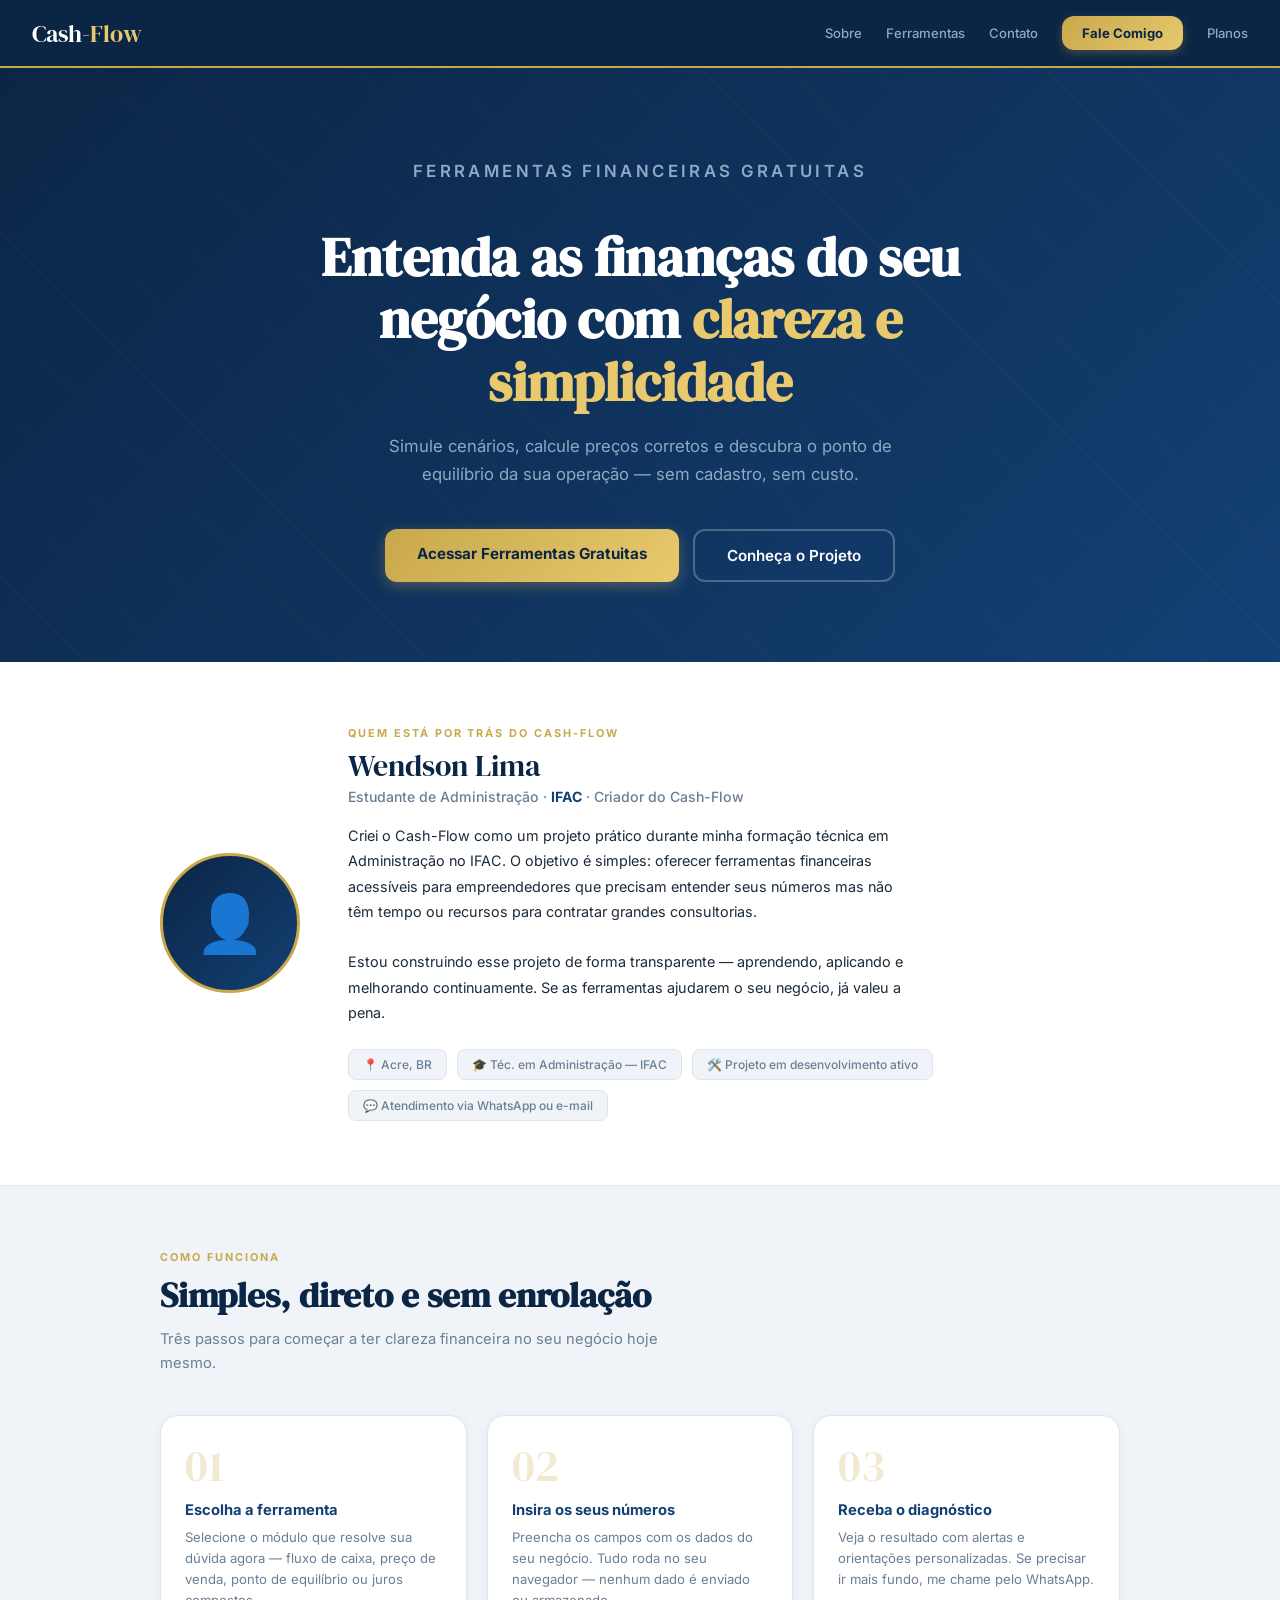
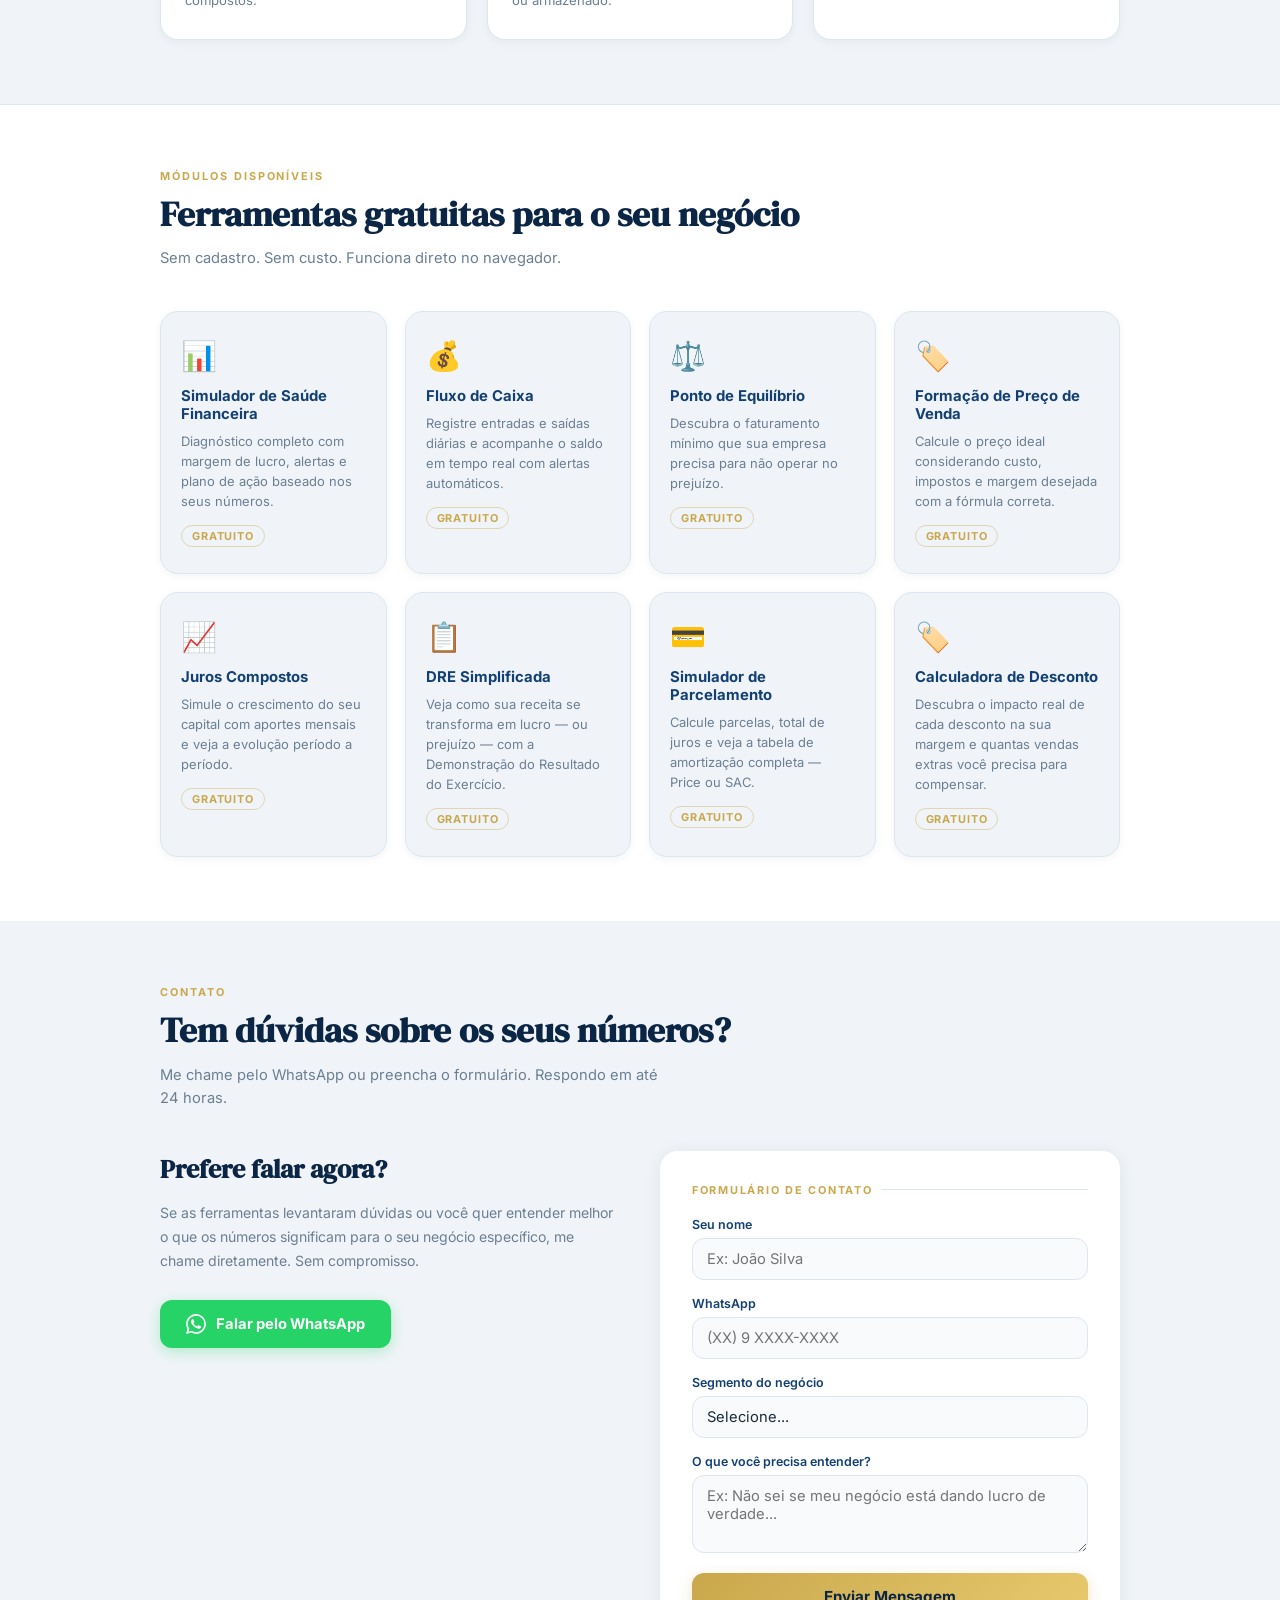
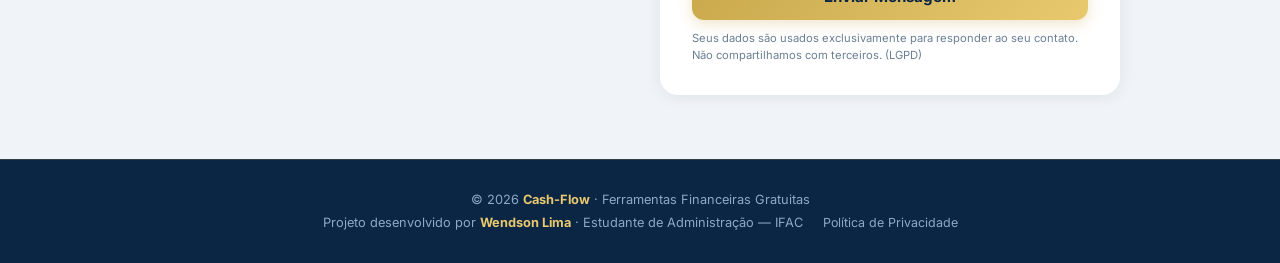
<file: index.html>
<!DOCTYPE html>
<html lang="pt-BR">
<head>
  <meta charset="UTF-8">
  <meta name="viewport" content="width=device-width, initial-scale=1.0">

  <title>Cash-Flow | Ferramentas Financeiras Gratuitas</title>
  <meta name="description" content="Ferramentas gratuitas para gestão financeira do seu negócio: fluxo de caixa, ponto de equilíbrio, formação de preço e juros compostos.">
  <meta name="robots" content="index, follow">
  <meta property="og:title" content="Cash-Flow | Ferramentas Financeiras Gratuitas">
  <meta property="og:description" content="Simule, calcule e entenda as finanças do seu negócio. Ferramentas gratuitas, sem cadastro.">
  <meta property="og:type" content="website">

  <link rel="preconnect" href="https://fonts.googleapis.com">
  <link href="https://fonts.googleapis.com/css2?family=Inter:wght@300;400;500;600;700&family=DM+Serif+Display&display=swap" rel="stylesheet">

  <style>
    :root {
      --navy:       #0b2545;
      --navy-mid:   #134074;
      --gold:       #c9a84c;
      --gold-light: #e8c96e;
      --green:      #1a7a4a;
      --green-bg:   #eafaf1;
      --green-bd:   #a3e4c1;
      --surface:    #ffffff;
      --bg:         #f0f4f8;
      --text:       #1c2b3a;
      --muted:      #6b7f94;
      --border:     #dce6ef;
      --radius:     12px;
      --radius-lg:  18px;
    }

    *, *::before, *::after { box-sizing: border-box; margin: 0; padding: 0; }
    body { font-family: 'Inter', sans-serif; background: var(--bg); color: var(--text); min-height: 100vh; }

    /* ── Header ── */
    .site-header {
      background: var(--navy);
      padding: 16px 32px;
      display: flex; align-items: center; justify-content: space-between;
      border-bottom: 2px solid var(--gold);
      position: sticky; top: 0; z-index: 100;
    }
    .brand { font-family: 'DM Serif Display', serif; font-size: 1.5rem; color: #fff; text-decoration: none; }
    .brand span { color: var(--gold-light); }
    .nav-links { display: flex; align-items: center; gap: 24px; }
    .nav-link { font-size: 0.82rem; color: #8da9c4; text-decoration: none; font-weight: 500; transition: color 0.2s; }
    .nav-link:hover { color: var(--gold-light); }
    .nav-cta {
      background: linear-gradient(135deg, var(--gold), var(--gold-light));
      color: var(--navy); font-weight: 700; font-size: 0.82rem;
      padding: 9px 20px; border-radius: var(--radius); text-decoration: none;
      transition: transform 0.15s, box-shadow 0.15s;
      box-shadow: 0 3px 10px rgba(201,168,76,0.3);
    }
    .nav-cta:hover { transform: translateY(-1px); }
    @media (max-width: 600px) { .nav-links { gap: 12px; } .nav-link { display: none; } }

    /* ── Hero ── */
    .hero {
      background: linear-gradient(135deg, var(--navy) 0%, var(--navy-mid) 100%);
      padding: 90px 24px 80px; text-align: center;
      position: relative; overflow: hidden;
    }
    .hero::before {
      content: ''; position: absolute; inset: 0;
      background: repeating-linear-gradient(45deg, transparent, transparent 60px, rgba(201,168,76,0.04) 60px, rgba(201,168,76,0.04) 61px);
    }
    .hero-eyebrow {
      font-size: 0.72rem; font-weight: 600; letter-spacing: 0.2em;
      text-transform: uppercase; color: var(--gold-light); margin-bottom: 16px; position: relative;
    }
    .hero h1 {
      font-family: 'DM Serif Display', serif;
      font-size: clamp(2.2rem, 5vw, 3.4rem);
      color: #fff; line-height: 1.15; margin-bottom: 20px;
      position: relative; max-width: 700px; margin-left: auto; margin-right: auto;
    }
    .hero h1 em { font-style: normal; color: var(--gold-light); }
    .hero p {
      color: #8da9c4; font-size: 1.05rem; max-width: 520px;
      margin: 0 auto 40px; line-height: 1.65; position: relative;
    }
    .hero-btns { display: flex; gap: 14px; justify-content: center; flex-wrap: wrap; position: relative; }
    .btn-primary {
      display: inline-block; padding: 15px 32px;
      background: linear-gradient(135deg, var(--gold), var(--gold-light));
      color: var(--navy); font-weight: 700; font-size: 0.95rem;
      border-radius: var(--radius); text-decoration: none;
      transition: transform 0.15s, box-shadow 0.15s;
      box-shadow: 0 4px 14px rgba(201,168,76,0.35);
    }
    .btn-primary:hover { transform: translateY(-2px); box-shadow: 0 6px 20px rgba(201,168,76,0.45); }
    .btn-outline {
      display: inline-block; padding: 15px 32px;
      border: 2px solid rgba(255,255,255,0.25); color: #fff;
      font-weight: 600; font-size: 0.95rem; border-radius: var(--radius); text-decoration: none;
      transition: border-color 0.15s, background 0.15s;
    }
    .btn-outline:hover { border-color: var(--gold); background: rgba(201,168,76,0.08); }

    /* ── Sobre ── */
    .sobre-section {
      background: var(--surface);
      border-bottom: 1px solid var(--border);
      padding: 64px 24px;
    }
    .sobre-inner {
      max-width: 960px; margin: 0 auto;
      display: grid; grid-template-columns: auto 1fr; gap: 48px; align-items: center;
    }
    @media (max-width: 680px) { .sobre-inner { grid-template-columns: 1fr; text-align: center; } }

    .sobre-avatar {
      width: 140px; height: 140px; border-radius: 50%;
      background: linear-gradient(135deg, var(--navy), var(--navy-mid));
      border: 3px solid var(--gold);
      display: flex; align-items: center; justify-content: center;
      font-size: 3.5rem; flex-shrink: 0; margin: 0 auto;
    }
    .sobre-eyebrow {
      font-size: 0.68rem; font-weight: 700; letter-spacing: 0.18em;
      text-transform: uppercase; color: var(--gold); margin-bottom: 8px;
    }
    .sobre-nome {
      font-family: 'DM Serif Display', serif; font-size: 1.9rem;
      color: var(--navy); margin-bottom: 4px; line-height: 1.2;
    }
    .sobre-cargo {
      font-size: 0.88rem; color: var(--muted); font-weight: 500; margin-bottom: 18px;
    }
    .sobre-cargo strong { color: var(--navy-mid); }
    .sobre-texto {
      font-size: 0.9rem; color: var(--text); line-height: 1.75;
      margin-bottom: 24px; max-width: 560px;
    }
    .sobre-selos { display: flex; gap: 10px; flex-wrap: wrap; }
    @media (max-width: 680px) { .sobre-selos { justify-content: center; } }
    .selo {
      background: var(--bg); border: 1.5px solid var(--border);
      border-radius: 8px; padding: 7px 14px;
      font-size: 0.75rem; color: var(--muted); font-weight: 500;
    }

    /* ── Como funciona ── */
    .como-section { padding: 64px 24px; background: var(--bg); }
    .section-inner { max-width: 960px; margin: 0 auto; }
    .section-eyebrow {
      font-size: 0.68rem; font-weight: 700; letter-spacing: 0.18em;
      text-transform: uppercase; color: var(--gold); margin-bottom: 10px;
    }
    .section-title {
      font-family: 'DM Serif Display', serif;
      font-size: clamp(1.6rem, 3vw, 2.2rem);
      color: var(--navy); margin-bottom: 12px; line-height: 1.2;
    }
    .section-sub {
      font-size: 0.92rem; color: var(--muted); max-width: 500px;
      line-height: 1.6; margin-bottom: 40px;
    }
    .como-grid {
      display: grid; grid-template-columns: repeat(3, 1fr); gap: 20px;
    }
    @media (max-width: 640px) { .como-grid { grid-template-columns: 1fr; } }

    .como-item {
      background: var(--surface); border-radius: var(--radius-lg);
      padding: 28px 24px; border: 1.5px solid var(--border);
      box-shadow: 0 2px 10px rgba(11,37,69,0.05);
    }
    .como-num {
      font-family: 'DM Serif Display', serif; font-size: 2.8rem;
      color: rgba(201,168,76,0.25); line-height: 1; margin-bottom: 12px;
    }
    .como-item h3 { font-size: 0.92rem; font-weight: 700; color: var(--navy-mid); margin-bottom: 8px; }
    .como-item p  { font-size: 0.82rem; color: var(--muted); line-height: 1.6; }

    /* ── Ferramentas ── */
    .ferramentas-section { padding: 64px 24px; background: var(--surface); border-top: 1px solid var(--border); }
    .tools-grid {
      display: grid; grid-template-columns: repeat(auto-fit, minmax(210px, 1fr)); gap: 18px;
    }
    .tool-card {
      background: var(--bg); border: 1.5px solid var(--border);
      border-radius: var(--radius-lg); padding: 26px 20px;
      text-decoration: none; color: var(--text);
      transition: border-color 0.2s, box-shadow 0.2s, transform 0.15s;
      box-shadow: 0 2px 8px rgba(11,37,69,0.05); display: block;
    }
    .tool-card:hover {
      border-color: var(--gold); box-shadow: 0 6px 20px rgba(201,168,76,0.18);
      transform: translateY(-3px);
    }
    .tool-icon { font-size: 1.8rem; margin-bottom: 14px; }
    .tool-card h3 { font-size: 0.93rem; font-weight: 700; color: var(--navy-mid); margin-bottom: 8px; }
    .tool-card p  { font-size: 0.81rem; color: var(--muted); line-height: 1.55; }
    .tool-badge {
      display: inline-block; margin-top: 14px;
      font-size: 0.68rem; font-weight: 700; letter-spacing: 0.08em;
      text-transform: uppercase; color: var(--gold);
      border: 1px solid rgba(201,168,76,0.4); border-radius: 99px; padding: 3px 10px;
    }

    /* ── Contato ── */
    .contato-section { padding: 64px 24px; background: var(--bg); }
    .contato-grid {
      display: grid; grid-template-columns: 1fr 1fr; gap: 40px; align-items: start;
    }
    @media (max-width: 700px) { .contato-grid { grid-template-columns: 1fr; } }

    .contato-info h3 {
      font-family: 'DM Serif Display', serif; font-size: 1.6rem;
      color: var(--navy); margin-bottom: 14px;
    }
    .contato-info p { font-size: 0.88rem; color: var(--muted); line-height: 1.7; margin-bottom: 28px; }
    .btn-whatsapp {
      display: inline-flex; align-items: center; gap: 10px;
      background: #25D366; color: #fff; font-weight: 700; font-size: 0.92rem;
      padding: 14px 26px; border-radius: var(--radius); text-decoration: none;
      transition: transform 0.15s, box-shadow 0.15s;
      box-shadow: 0 4px 14px rgba(37,211,102,0.3);
    }
    .btn-whatsapp:hover { transform: translateY(-2px); box-shadow: 0 6px 20px rgba(37,211,102,0.4); }

    .contato-card {
      background: var(--surface); border-radius: var(--radius-lg);
      padding: 32px; box-shadow: 0 2px 16px rgba(11,37,69,0.08);
    }
    .card-label {
      font-size: 0.68rem; font-weight: 700; letter-spacing: 0.16em;
      text-transform: uppercase; color: var(--gold); margin-bottom: 20px;
      display: flex; align-items: center; gap: 8px;
    }
    .card-label::after { content: ''; flex: 1; height: 1px; background: var(--border); }

    .form-group { margin-bottom: 16px; }
    .form-group label { display: block; font-size: 0.78rem; font-weight: 600; color: var(--navy-mid); margin-bottom: 6px; }
    .form-group input,
    .form-group select,
    .form-group textarea {
      width: 100%; padding: 11px 14px;
      border: 1.5px solid var(--border); border-radius: var(--radius);
      font-family: 'Inter', sans-serif; font-size: 0.92rem; color: var(--text);
      background: #f8fafc; transition: border-color 0.2s, box-shadow 0.2s;
      appearance: none; resize: vertical;
    }
    .form-group input:focus,
    .form-group select:focus,
    .form-group textarea:focus {
      outline: none; border-color: var(--gold);
      box-shadow: 0 0 0 3px rgba(201,168,76,0.15); background: #fff;
    }
    .btn-enviar {
      width: 100%; padding: 14px;
      background: linear-gradient(135deg, var(--gold), var(--gold-light));
      color: var(--navy); font-family: 'Inter', sans-serif; font-size: 0.95rem;
      font-weight: 700; border: none; border-radius: var(--radius); cursor: pointer;
      transition: transform 0.15s, box-shadow 0.15s;
      box-shadow: 0 4px 14px rgba(201,168,76,0.3);
    }
    .btn-enviar:hover { transform: translateY(-1px); box-shadow: 0 6px 20px rgba(201,168,76,0.4); }
    .aviso-lgpd { font-size: 0.7rem; color: var(--muted); margin-top: 10px; line-height: 1.5; }

    /* ── Footer ── */
    .site-footer {
      background: var(--navy); border-top: 1px solid rgba(201,168,76,0.2);
      padding: 28px 24px; text-align: center;
    }
    .site-footer p { color: #8da9c4; font-size: 0.8rem; line-height: 1.8; }
    .site-footer strong { color: var(--gold-light); }

    .divider { height: 1px; background: var(--border); }
  </style>
</head>
<body>

  <!-- Header -->
  <header class="site-header">
    <a href="index.html" class="brand">Cash<span>-Flow</span></a>
    <nav class="nav-links">
      <a href="#sobre" class="nav-link">Sobre</a>
      <a href="#ferramentas" class="nav-link">Ferramentas</a>
      <a href="#contato" class="nav-link">Contato</a>
      <a href="#contato" class="nav-cta">Fale Comigo</a>
      <a href="planos.html" class="nav-link">Planos</a>
    </nav>
  </header>

  <!-- Hero -->
  <section class="hero">
    <p class="hero-eyebrow">Ferramentas Financeiras Gratuitas</p>
    <h1>Entenda as finanças do seu negócio com <em>clareza e simplicidade</em></h1>
    <p>Simule cenários, calcule preços corretos e descubra o ponto de equilíbrio da sua operação — sem cadastro, sem custo.</p>
    <div class="hero-btns">
      <a href="#ferramentas" class="btn-primary">Acessar Ferramentas Gratuitas</a>
      <a href="#sobre" class="btn-outline">Conheça o Projeto</a>
    </div>
  </section>

  <!-- Sobre -->
  <section class="sobre-section" id="sobre">
    <div class="sobre-inner">
      <div class="sobre-avatar">👤</div>
      <div>
        <div class="sobre-eyebrow">Quem está por trás do Cash-Flow</div>
        <!-- PREENCHA com seu nome -->
        <div class="sobre-nome">Wendson Lima</div>
        <div class="sobre-cargo">Estudante de Administração · <strong>IFAC</strong> · Criador do Cash-Flow</div>
        <p class="sobre-texto">
          Criei o Cash-Flow como um projeto prático durante minha formação técnica em Administração no IFAC.
          O objetivo é simples: oferecer ferramentas financeiras acessíveis para empreendedores que precisam
          entender seus números mas não têm tempo ou recursos para contratar grandes consultorias.
          <br><br>
          Estou construindo esse projeto de forma transparente — aprendendo, aplicando e melhorando
          continuamente. Se as ferramentas ajudarem o seu negócio, já valeu a pena.
        </p>
        <div class="sobre-selos">
          <!-- PREENCHA com sua cidade -->
          <div class="selo">📍 Acre, BR</div>
          <div class="selo">🎓 Téc. em Administração — IFAC</div>
          <div class="selo">🛠️ Projeto em desenvolvimento ativo</div>
          <div class="selo">💬 Atendimento via WhatsApp ou e-mail</div>
        </div>
      </div>
    </div>
  </section>

  <!-- Como funciona -->
  <section class="como-section">
    <div class="section-inner">
      <div class="section-eyebrow">Como Funciona</div>
      <h2 class="section-title">Simples, direto e sem enrolação</h2>
      <p class="section-sub">Três passos para começar a ter clareza financeira no seu negócio hoje mesmo.</p>

      <div class="como-grid">
        <div class="como-item">
          <div class="como-num">01</div>
          <h3>Escolha a ferramenta</h3>
          <p>Selecione o módulo que resolve sua dúvida agora — fluxo de caixa, preço de venda, ponto de equilíbrio ou juros compostos.</p>
        </div>
        <div class="como-item">
          <div class="como-num">02</div>
          <h3>Insira os seus números</h3>
          <p>Preencha os campos com os dados do seu negócio. Tudo roda no seu navegador — nenhum dado é enviado ou armazenado.</p>
        </div>
        <div class="como-item">
          <div class="como-num">03</div>
          <h3>Receba o diagnóstico</h3>
          <p>Veja o resultado com alertas e orientações personalizadas. Se precisar ir mais fundo, me chame pelo WhatsApp.</p>
        </div>
      </div>
    </div>
  </section>

  <!-- Ferramentas -->
  <section class="ferramentas-section" id="ferramentas">
    <div class="section-inner">
      <div class="section-eyebrow">Módulos Disponíveis</div>
      <h2 class="section-title">Ferramentas gratuitas para o seu negócio</h2>
      <p class="section-sub">Sem cadastro. Sem custo. Funciona direto no navegador.</p>

      <div class="tools-grid">
        <a href="fluxo-de-caixa.html" class="tool-card">
          <div class="tool-icon">📊</div>
          <h3>Simulador de Saúde Financeira</h3>
          <p>Diagnóstico completo com margem de lucro, alertas e plano de ação baseado nos seus números.</p>
          <span class="tool-badge">Gratuito</span>
        </a>
        <a href="fluxo-de-caixa-real.html" class="tool-card">
          <div class="tool-icon">💰</div>
          <h3>Fluxo de Caixa</h3>
          <p>Registre entradas e saídas diárias e acompanhe o saldo em tempo real com alertas automáticos.</p>
          <span class="tool-badge">Gratuito</span>
        </a>
        <a href="ponto-equilibrio.html" class="tool-card">
          <div class="tool-icon">⚖️</div>
          <h3>Ponto de Equilíbrio</h3>
          <p>Descubra o faturamento mínimo que sua empresa precisa para não operar no prejuízo.</p>
          <span class="tool-badge">Gratuito</span>
        </a>
        <a href="formacao-de-preco.html" class="tool-card">
          <div class="tool-icon">🏷️</div>
          <h3>Formação de Preço de Venda</h3>
          <p>Calcule o preço ideal considerando custo, impostos e margem desejada com a fórmula correta.</p>
          <span class="tool-badge">Gratuito</span>
        </a>
        <a href="juros-compostos.html" class="tool-card">
          <div class="tool-icon">📈</div>
          <h3>Juros Compostos</h3>
          <p>Simule o crescimento do seu capital com aportes mensais e veja a evolução período a período.</p>
          <span class="tool-badge">Gratuito</span>
        </a>
        <a href="dre.html" class="tool-card">
          <div class="tool-icon">📋</div>
          <h3>DRE Simplificada</h3>
          <p>Veja como sua receita se transforma em lucro — ou prejuízo — com a Demonstração do Resultado do Exercício.</p>
          <span class="tool-badge">Gratuito</span>
        </a>
        <a href="parcelamento.html" class="tool-card">
          <div class="tool-icon">💳</div>
          <h3>Simulador de Parcelamento</h3>
          <p>Calcule parcelas, total de juros e veja a tabela de amortização completa — Price ou SAC.</p>
          <span class="tool-badge">Gratuito</span>
        </a>
        <a href="calculadora-desconto.html" class="tool-card">
          <div class="tool-icon">🏷️</div>
          <h3>Calculadora de Desconto</h3>
          <p>Descubra o impacto real de cada desconto na sua margem e quantas vendas extras você precisa para compensar.</p>
          <span class="tool-badge">Gratuito</span>
        </a>
      </div>
    </div>
  </section>

  <!-- Contato -->
  <section class="contato-section" id="contato">
    <div class="section-inner">
      <div class="section-eyebrow">Contato</div>
      <h2 class="section-title">Tem dúvidas sobre os seus números?</h2>
      <p class="section-sub">Me chame pelo WhatsApp ou preencha o formulário. Respondo em até 24 horas.</p>

      <div class="contato-grid">
        <div class="contato-info">
          <h3>Prefere falar agora?</h3>
          <p>
            Se as ferramentas levantaram dúvidas ou você quer entender melhor o que os números significam
            para o seu negócio específico, me chame diretamente. Sem compromisso.
          </p>
          <!-- PREENCHA: substitua pelo seu número (DDI+DDD+número) -->
          <a href="https://wa.me/5568999257460?text=Olá%20Wendson!%20Vi%20o%20site%20Cash-Flow%20e%20gostaria%20de%20tirar%20uma%20dúvida%20sobre%20as%20finanças%20do%20meu%20negócio." class="btn-whatsapp" target="_blank" rel="noopener">
            <svg width="20" height="20" viewBox="0 0 24 24" fill="currentColor">
              <path d="M17.472 14.382c-.297-.149-1.758-.867-2.03-.967-.273-.099-.471-.148-.67.15-.197.297-.767.966-.94 1.164-.173.199-.347.223-.644.075-.297-.15-1.255-.463-2.39-1.475-.883-.788-1.48-1.761-1.653-2.059-.173-.297-.018-.458.13-.606.134-.133.298-.347.446-.52.149-.174.198-.298.298-.497.099-.198.05-.371-.025-.52-.075-.149-.669-1.612-.916-2.207-.242-.579-.487-.5-.669-.51-.173-.008-.371-.01-.57-.01-.198 0-.52.074-.792.372-.272.297-1.04 1.016-1.04 2.479 0 1.462 1.065 2.875 1.213 3.074.149.198 2.096 3.2 5.077 4.487.709.306 1.262.489 1.694.625.712.227 1.36.195 1.871.118.571-.085 1.758-.719 2.006-1.413.248-.694.248-1.289.173-1.413-.074-.124-.272-.198-.57-.347m-5.421 7.403h-.004a9.87 9.87 0 01-5.031-1.378l-.361-.214-3.741.982.998-3.648-.235-.374a9.86 9.86 0 01-1.51-5.26c.001-5.45 4.436-9.884 9.888-9.884 2.64 0 5.122 1.03 6.988 2.898a9.825 9.825 0 012.893 6.994c-.003 5.45-4.437 9.884-9.885 9.884m8.413-18.297A11.815 11.815 0 0012.05 0C5.495 0 .16 5.335.157 11.892c0 2.096.547 4.142 1.588 5.945L.057 24l6.305-1.654a11.882 11.882 0 005.683 1.448h.005c6.554 0 11.89-5.335 11.893-11.893a11.821 11.821 0 00-3.48-8.413z"/>
            </svg>
            Falar pelo WhatsApp
          </a>
        </div>

        <div class="contato-card">
          <div class="card-label">Formulário de Contato</div>
          <div class="form-group">
            <label for="nome">Seu nome</label>
            <input type="text" id="nome" placeholder="Ex: João Silva">
          </div>
          <div class="form-group">
            <label for="whatsapp">WhatsApp</label>
            <input type="tel" id="whatsapp" placeholder="(XX) 9 XXXX-XXXX">
          </div>
          <div class="form-group">
            <label for="segmento">Segmento do negócio</label>
            <select id="segmento">
              <option value="">Selecione...</option>
              <option>Comércio</option>
              <option>Serviços</option>
              <option>Indústria</option>
              <option>Alimentação</option>
              <option>Saúde e estética</option>
              <option>Tecnologia</option>
              <option>Outro</option>
            </select>
          </div>
          <div class="form-group">
            <label for="mensagem">O que você precisa entender?</label>
            <textarea id="mensagem" rows="3" placeholder="Ex: Não sei se meu negócio está dando lucro de verdade..."></textarea>
          </div>
          <button class="btn-enviar" onclick="enviarWhatsApp()">Enviar Mensagem</button>
          <p class="aviso-lgpd">Seus dados são usados exclusivamente para responder ao seu contato. Não compartilhamos com terceiros. (LGPD)</p>
        </div>
      </div>
    </div>
  </section>

  <!-- Footer -->
  <footer class="site-footer">
    <p>
      &copy; 2026 <strong>Cash-Flow</strong> · Ferramentas Financeiras Gratuitas<br>
      Projeto desenvolvido por <strong>Wendson Lima</strong> · Estudante de Administração — IFAC
    <a href="privacidade.html" style="color:#8da9c4;font-size:0.78rem;text-decoration:none;margin-left:16px;">Política de Privacidade</a>
    </p>
  </footer>

  <script>
    function enviarWhatsApp() {
      const nome     = document.getElementById('nome').value.trim();
      const whats    = document.getElementById('whatsapp').value.trim();
      const segmento = document.getElementById('segmento').value;
      const mensagem = document.getElementById('mensagem').value.trim();

      if (!nome || !whats) {
        alert('Preencha pelo menos seu nome e WhatsApp para continuar.');
        return;
      }

      const texto =
        `Olá Wendson! Vi o site Cash-Flow e gostaria de uma ajuda.\n\n` +
        `👤 Nome: ${nome}\n` +
        `📱 WhatsApp: ${whats}\n` +
        `🏢 Segmento: ${segmento || 'Não informado'}\n\n` +
        `📝 O que preciso entender:\n${mensagem || 'Não informado'}`;

      // PREENCHA: substitua pelo seu número real
      const numero = '5568999257460';
      window.open(`https://wa.me/${numero}?text=${encodeURIComponent(texto)}`, '_blank');
    }
  </script>

</body>
</html>
</file>
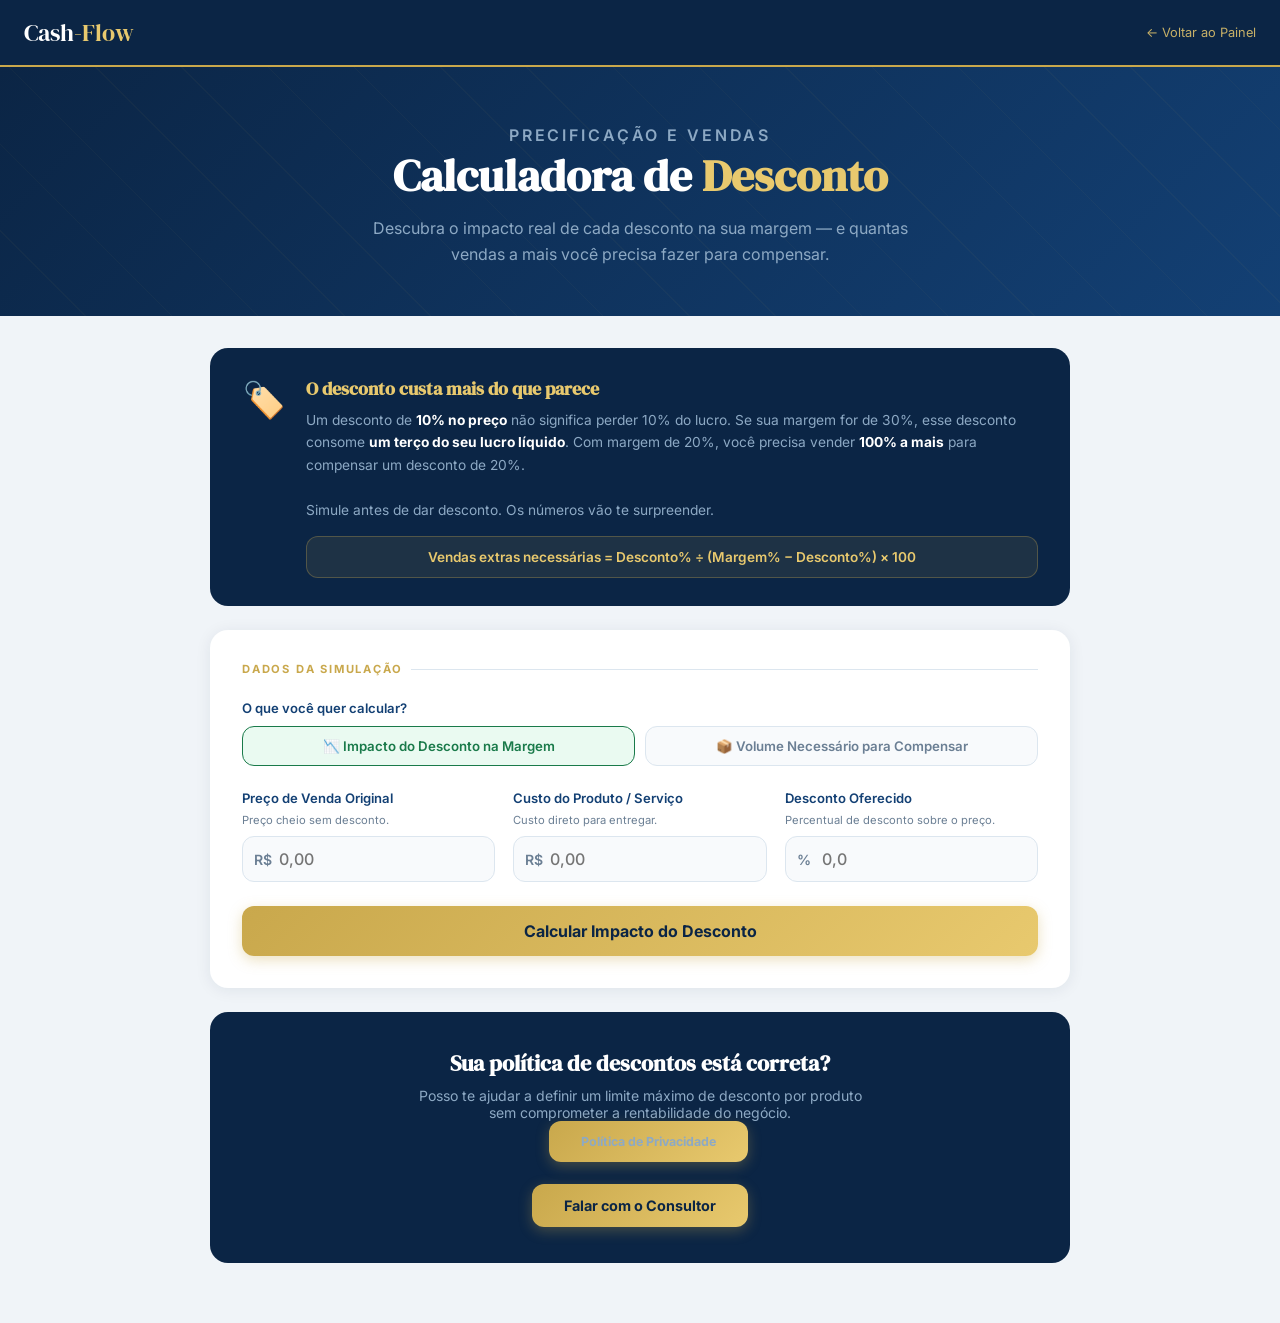
<file: calculadora-desconto.html>
<!DOCTYPE html>
<html lang="pt-BR">
<head>
  <meta charset="UTF-8">
  <meta name="viewport" content="width=device-width, initial-scale=1.0">
  <title>Calculadora de Desconto | Cash-Flow</title>
  <style>
    @import url('https://fonts.googleapis.com/css2?family=Inter:wght@300;400;500;600;700&family=DM+Serif+Display&display=swap');

    :root {
      --navy:       #0b2545;
      --navy-mid:   #134074;
      --gold:       #c9a84c;
      --gold-light: #e8c96e;
      --green:      #1a7a4a;
      --green-bg:   #eafaf1;
      --green-bd:   #a3e4c1;
      --red:        #c0392b;
      --red-bg:     #fdf0ee;
      --red-bd:     #f1a9a0;
      --amber:      #d4820a;
      --amber-bg:   #fef9ee;
      --amber-bd:   #f5d08a;
      --surface:    #ffffff;
      --bg:         #f0f4f8;
      --text:       #1c2b3a;
      --muted:      #6b7f94;
      --border:     #dce6ef;
      --radius:     12px;
      --radius-lg:  18px;
    }

    *, *::before, *::after { box-sizing: border-box; margin: 0; padding: 0; }
    body { font-family: 'Inter', sans-serif; background: var(--bg); color: var(--text); min-height: 100vh; }

    .site-header {
      background: var(--navy); padding: 16px 24px;
      display: flex; align-items: center; justify-content: space-between;
      border-bottom: 2px solid var(--gold);
    }
    .brand { font-family: 'DM Serif Display', serif; font-size: 1.5rem; color: #fff; text-decoration: none; }
    .brand span { color: var(--gold-light); }
    .back-link { font-size: 0.8rem; color: var(--gold-light); text-decoration: none; opacity: 0.85; transition: opacity 0.2s; }
    .back-link:hover { opacity: 1; }

    .hero {
      background: linear-gradient(135deg, var(--navy) 0%, var(--navy-mid) 100%);
      text-align: center; padding: 56px 24px 48px; position: relative; overflow: hidden;
    }
    .hero::before {
      content: ''; position: absolute; inset: 0;
      background: repeating-linear-gradient(45deg, transparent, transparent 60px, rgba(201,168,76,0.04) 60px, rgba(201,168,76,0.04) 61px);
    }
    .hero-eyebrow { font-size: 0.72rem; font-weight: 600; letter-spacing: 0.18em; text-transform: uppercase; color: var(--gold-light); margin-bottom: 14px; position: relative; }
    .hero h1 { font-family: 'DM Serif Display', serif; font-size: clamp(1.8rem, 4vw, 2.8rem); color: #fff; line-height: 1.2; margin-bottom: 14px; position: relative; }
    .hero h1 em { font-style: normal; color: var(--gold-light); }
    .hero p { color: #8da9c4; font-size: 1rem; max-width: 540px; margin: 0 auto; line-height: 1.6; position: relative; }

    .container { max-width: 900px; margin: 0 auto; padding: 32px 20px 60px; }

    .conceito {
      background: var(--navy); border-radius: var(--radius-lg);
      padding: 28px 32px; margin-bottom: 24px;
      display: flex; gap: 20px; align-items: flex-start;
    }
    .conceito-icon { font-size: 2.2rem; flex-shrink: 0; margin-top: 2px; }
    .conceito h2 { font-family: 'DM Serif Display', serif; font-size: 1.15rem; color: var(--gold-light); margin-bottom: 8px; }
    .conceito p { font-size: 0.86rem; color: #8da9c4; line-height: 1.65; }
    .conceito strong { color: #fff; }
    .formula-box {
      background: rgba(201,168,76,0.1); border: 1px solid rgba(201,168,76,0.3);
      border-radius: var(--radius); padding: 12px 18px; margin-top: 14px;
      font-size: 0.85rem; color: var(--gold-light); font-weight: 600; text-align: center;
    }

    .card {
      background: var(--surface); border-radius: var(--radius-lg);
      box-shadow: 0 2px 16px rgba(11,37,69,0.08); padding: 32px; margin-bottom: 24px;
    }
    .card-title {
      font-size: 0.7rem; font-weight: 700; letter-spacing: 0.16em; text-transform: uppercase;
      color: var(--gold); margin-bottom: 24px; display: flex; align-items: center; gap: 8px;
    }
    .card-title::after { content: ''; flex: 1; height: 1px; background: var(--border); }

    /* Modo toggle */
    .modo-row { display: grid; grid-template-columns: 1fr 1fr; gap: 10px; margin-bottom: 24px; }
    .modo-btn {
      padding: 11px; border: 1.5px solid var(--border); border-radius: var(--radius);
      font-family: 'Inter', sans-serif; font-size: 0.83rem; font-weight: 600;
      cursor: pointer; background: #f8fafc; color: var(--muted); transition: all 0.15s;
    }
    .modo-btn.active { background: var(--green-bg); border-color: var(--green); color: var(--green); }
    .modo-btn:hover:not(.active) { border-color: var(--gold); }

    .input-grid { display: grid; grid-template-columns: repeat(auto-fit, minmax(190px, 1fr)); gap: 18px; }
    .input-group { display: flex; flex-direction: column; gap: 7px; }
    .input-group label { font-size: 0.82rem; font-weight: 600; color: var(--navy-mid); }
    .input-group .hint { font-size: 0.7rem; color: var(--muted); line-height: 1.4; }

    .input-wrapper { position: relative; }
    .input-wrapper .prefix {
      position: absolute; left: 12px; top: 50%; transform: translateY(-50%);
      font-weight: 600; font-size: 0.88rem; color: var(--muted); pointer-events: none;
    }
    .input-wrapper input {
      width: 100%; padding: 12px 12px 12px 36px;
      border: 1.5px solid var(--border); border-radius: var(--radius);
      font-family: 'Inter', sans-serif; font-size: 1rem; font-weight: 500;
      color: var(--text); background: #f8fafc;
      transition: border-color 0.2s, box-shadow 0.2s; appearance: none;
    }
    .input-wrapper input:focus {
      outline: none; border-color: var(--gold);
      box-shadow: 0 0 0 3px rgba(201,168,76,0.15); background: #fff;
    }

    .btn-calcular {
      display: block; width: 100%; margin-top: 24px; padding: 15px;
      background: linear-gradient(135deg, var(--gold), var(--gold-light));
      color: var(--navy); font-family: 'Inter', sans-serif; font-size: 1rem;
      font-weight: 700; border: none; border-radius: var(--radius); cursor: pointer;
      transition: transform 0.15s, box-shadow 0.15s;
      box-shadow: 0 4px 14px rgba(201,168,76,0.35);
    }
    .btn-calcular:hover { transform: translateY(-2px); box-shadow: 0 6px 20px rgba(201,168,76,0.45); }

    #resultado { display: none; }
    #resultado.visible { display: block; }

    /* Cards de destaque */
    .destaque-grid { display: grid; grid-template-columns: 1fr 1fr 1fr; gap: 16px; margin-bottom: 24px; }
    @media (max-width: 560px) { .destaque-grid { grid-template-columns: 1fr; } }

    .dest-card {
      border-radius: var(--radius-lg); padding: 24px 20px; text-align: center; border: 2px solid transparent;
    }
    .dest-card.original { background: #f0f4f8; border-color: var(--border); }
    .dest-card.novo     { background: var(--navy); border-color: var(--gold); }
    .dest-card.perda    { background: var(--red-bg); border-color: var(--red-bd); }
    .dest-label { font-size: 0.66rem; font-weight: 700; letter-spacing: 0.16em; text-transform: uppercase; margin-bottom: 8px; }
    .dest-card.original .dest-label { color: var(--muted); }
    .dest-card.novo     .dest-label { color: var(--gold); }
    .dest-card.perda    .dest-label { color: var(--red); }
    .dest-value { font-family: 'DM Serif Display', serif; font-size: clamp(1.6rem, 3.5vw, 2.2rem); line-height: 1.1; margin-bottom: 6px; }
    .dest-card.original .dest-value { color: var(--navy-mid); }
    .dest-card.novo     .dest-value { color: var(--gold-light); }
    .dest-card.perda    .dest-value { color: var(--red); }
    .dest-sub { font-size: 0.78rem; }
    .dest-card.original .dest-sub { color: var(--muted); }
    .dest-card.novo     .dest-sub { color: #8da9c4; }
    .dest-card.perda    .dest-sub { color: var(--muted); }

    /* KPIs */
    .kpi-row { display: grid; grid-template-columns: repeat(4, 1fr); gap: 12px; margin-bottom: 24px; }
    @media (max-width: 640px) { .kpi-row { grid-template-columns: 1fr 1fr; } }

    .kpi-mini {
      background: var(--surface); border-radius: var(--radius); padding: 16px 14px;
      border: 1.5px solid var(--border); box-shadow: 0 1px 6px rgba(11,37,69,0.05);
    }
    .km-label { font-size: 0.65rem; font-weight: 700; letter-spacing: 0.12em; text-transform: uppercase; color: var(--muted); margin-bottom: 6px; }
    .km-value { font-family: 'DM Serif Display', serif; font-size: 1.2rem; color: var(--navy-mid); }
    .km-value.red   { color: var(--red); }
    .km-value.green { color: var(--green); }
    .km-value.amber { color: var(--amber); }
    .km-sub { font-size: 0.7rem; color: var(--muted); margin-top: 3px; }

    /* Barra comparativa */
    .comp-section { margin-bottom: 0; }
    .comp-row { display: flex; align-items: center; gap: 14px; margin-bottom: 14px; }
    .comp-row:last-child { margin-bottom: 0; }
    .comp-label { font-size: 0.78rem; color: var(--text); min-width: 140px; }
    .comp-track { flex: 1; height: 10px; background: var(--border); border-radius: 99px; overflow: hidden; }
    .comp-fill  { height: 100%; border-radius: 99px; transition: width 0.8s cubic-bezier(0.4,0,0.2,1); }
    .comp-fill.navy  { background: var(--navy-mid); }
    .comp-fill.red   { background: linear-gradient(90deg, #c0392b, #e74c3c); }
    .comp-fill.green { background: linear-gradient(90deg, #27ae60, #2ecc71); }
    .comp-val { font-size: 0.8rem; font-weight: 700; color: var(--text); min-width: 80px; text-align: right; }

    /* Tabela de volume compensatório */
    .vol-table { width: 100%; border-collapse: collapse; font-size: 0.83rem; }
    .vol-table thead th {
      text-align: left; padding: 9px 12px;
      font-size: 0.67rem; font-weight: 700; letter-spacing: 0.1em;
      text-transform: uppercase; color: var(--muted);
      border-bottom: 2px solid var(--border); background: #f8fafc;
    }
    .vol-table tbody tr { border-bottom: 1px solid var(--border); }
    .vol-table tbody tr:last-child { border-bottom: none; }
    .vol-table tbody td { padding: 9px 12px; }
    .td-desc  { color: var(--text); font-weight: 500; }
    .td-extra { color: var(--red); font-weight: 700; }
    .td-total { color: var(--navy-mid); font-weight: 600; }
    .td-viavel { font-size: 0.75rem; }
    .td-viavel.sim { color: var(--green); font-weight: 700; }
    .td-viavel.nao { color: var(--red); font-weight: 700; }

    /* Alertas */
    .alert-item {
      display: flex; gap: 14px; align-items: flex-start;
      padding: 16px 18px; border-radius: var(--radius);
      border-left: 4px solid transparent; margin-bottom: 12px;
    }
    .alert-item:last-child { margin-bottom: 0; }
    .alert-item.green { background: var(--green-bg); border-color: var(--green); }
    .alert-item.amber { background: var(--amber-bg); border-color: var(--amber); }
    .alert-item.red   { background: var(--red-bg);   border-color: var(--red); }
    .ai-icon  { font-size: 1.3rem; flex-shrink: 0; margin-top: 1px; }
    .ai-title { font-size: 0.85rem; font-weight: 700; margin-bottom: 4px; }
    .alert-item.green .ai-title { color: var(--green); }
    .alert-item.amber .ai-title { color: var(--amber); }
    .alert-item.red   .ai-title { color: var(--red); }
    .ai-text  { font-size: 0.82rem; color: var(--text); line-height: 1.55; }

    .cta-footer {
      background: var(--navy); border-radius: var(--radius-lg);
      padding: 36px 32px; text-align: center; margin-top: 24px;
    }
    .cta-footer h3 { font-family: 'DM Serif Display', serif; font-size: 1.4rem; color: #fff; margin-bottom: 8px; }
    .cta-footer p  { color: #8da9c4; font-size: 0.88rem; margin-bottom: 22px; max-width: 460px; margin-left: auto; margin-right: auto; }
    .cta-footer a  {
      display: inline-block; padding: 13px 32px;
      background: linear-gradient(135deg, var(--gold), var(--gold-light));
      color: var(--navy); font-weight: 700; font-size: 0.9rem;
      border-radius: var(--radius); text-decoration: none;
      transition: transform 0.15s; box-shadow: 0 4px 14px rgba(201,168,76,0.3);
    }
    .cta-footer a:hover { transform: translateY(-2px); }

    @media (max-width: 600px) {
      .card { padding: 20px 16px; }
      .conceito { flex-direction: column; gap: 12px; }
    }
  </style>
</head>
<body>

<header class="site-header">
  <a href="index.html" class="brand">Cash<span>-Flow</span></a>
  <a href="index.html" class="back-link">← Voltar ao Painel</a>
</header>

<section class="hero">
  <p class="hero-eyebrow">Precificação e Vendas</p>
  <h1>Calculadora de <em>Desconto</em></h1>
  <p>Descubra o impacto real de cada desconto na sua margem — e quantas vendas a mais você precisa fazer para compensar.</p>
</section>

<div class="container">

  <div class="conceito">
    <div class="conceito-icon">🏷️</div>
    <div>
      <h2>O desconto custa mais do que parece</h2>
      <p>
        Um desconto de <strong>10% no preço</strong> não significa perder 10% do lucro.
        Se sua margem for de 30%, esse desconto consome <strong>um terço do seu lucro líquido</strong>.
        Com margem de 20%, você precisa vender <strong>100% a mais</strong> para compensar um desconto de 20%.
        <br><br>
        Simule antes de dar desconto. Os números vão te surpreender.
      </p>
      <div class="formula-box">
        Vendas extras necessárias = Desconto% ÷ (Margem% − Desconto%) × 100
      </div>
    </div>
  </div>

  <div class="card">
    <div class="card-title">Dados da Simulação</div>

    <div style="margin-bottom:20px;">
      <label style="font-size:0.82rem;font-weight:600;color:var(--navy-mid);display:block;margin-bottom:10px;">O que você quer calcular?</label>
      <div class="modo-row">
        <button class="modo-btn active" id="btn-impacto" onclick="setModo('impacto')">📉 Impacto do Desconto na Margem</button>
        <button class="modo-btn"        id="btn-volume"  onclick="setModo('volume')">📦 Volume Necessário para Compensar</button>
      </div>
    </div>

    <div class="input-grid">
      <div class="input-group">
        <label for="preco">Preço de Venda Original</label>
        <p class="hint">Preço cheio sem desconto.</p>
        <div class="input-wrapper"><span class="prefix">R$</span>
          <input type="number" id="preco" placeholder="0,00" min="0.01" step="1">
        </div>
      </div>
      <div class="input-group">
        <label for="custo">Custo do Produto / Serviço</label>
        <p class="hint">Custo direto para entregar.</p>
        <div class="input-wrapper"><span class="prefix">R$</span>
          <input type="number" id="custo" placeholder="0,00" min="0.01" step="1">
        </div>
      </div>
      <div class="input-group">
        <label for="desconto">Desconto Oferecido</label>
        <p class="hint">Percentual de desconto sobre o preço.</p>
        <div class="input-wrapper"><span class="prefix">%</span>
          <input type="number" id="desconto" placeholder="0,0" min="0.1" max="99" step="0.5">
        </div>
      </div>
      <div class="input-group" id="grupo-qtd">
        <label for="qtd-atual">Quantidade Vendida Atual</label>
        <p class="hint">Quantas unidades você vende por mês.</p>
        <div class="input-wrapper"><span class="prefix">un</span>
          <input type="number" id="qtd-atual" placeholder="0" min="1" step="1">
        </div>
      </div>
    </div>

    <button class="btn-calcular" onclick="calcular()">Calcular Impacto do Desconto</button>
  </div>

  <div id="resultado">

    <!-- Destaque -->
    <div class="destaque-grid" id="destaque-grid"></div>

    <!-- KPIs -->
    <div class="kpi-row" id="kpi-row"></div>

    <!-- Barra comparativa -->
    <div class="card">
      <div class="card-title">Comparativo Antes e Depois do Desconto</div>
      <div class="comp-section" id="comp-section"></div>
    </div>

    <!-- Tabela de volume compensatório -->
    <div class="card" id="card-volume">
      <div class="card-title">Volume Necessário para Compensar</div>
      <p style="font-size:0.82rem;color:var(--muted);margin-bottom:16px;line-height:1.6;">
        Para manter o mesmo lucro total de antes do desconto, você precisaria vender a quantidade abaixo em cada cenário:
      </p>
      <div style="overflow-x:auto;">
        <table class="vol-table">
          <thead>
            <tr>
              <th>Desconto</th>
              <th>Margem após desconto</th>
              <th>Vendas extras necessárias</th>
              <th>Total de unidades</th>
              <th>Viável?</th>
            </tr>
          </thead>
          <tbody id="vol-body"></tbody>
        </table>
      </div>
    </div>

    <!-- Alertas -->
    <div class="card">
      <div class="card-title">Diagnóstico</div>
      <div id="alertas-list"></div>
    </div>

  </div>

  <div class="cta-footer">
    <h3>Sua política de descontos está correta?</h3>
    <p>Posso te ajudar a definir um limite máximo de desconto por produto sem comprometer a rentabilidade do negócio.<a href="privacidade.html" style="color:#8da9c4;font-size:0.78rem;text-decoration:none;margin-left:16px;">Política de Privacidade</a></p>
    <a href="index.html#contato">Falar com o Consultor</a>
  </div>

</div>

<script>
  let modoAtivo = 'impacto';

  function setModo(m) {
    modoAtivo = m;
    document.getElementById('btn-impacto').className = 'modo-btn' + (m === 'impacto' ? ' active' : '');
    document.getElementById('btn-volume').className  = 'modo-btn' + (m === 'volume'  ? ' active' : '');
    document.getElementById('grupo-qtd').style.display = m === 'volume' ? 'flex' : 'none';
    document.querySelector('.btn-calcular').textContent =
      m === 'impacto' ? 'Calcular Impacto do Desconto' : 'Calcular Volume Necessário';
  }
  // Esconde qtd por padrão
  document.getElementById('grupo-qtd').style.display = 'none';

  function fmt(v)    { return v.toLocaleString('pt-BR', { style: 'currency', currency: 'BRL' }); }
  function fmtPct(v) { return v.toFixed(1) + '%'; }
  function fmtN(v)   { return Math.ceil(v).toLocaleString('pt-BR'); }

  function calcular() {
    const preco    = parseFloat(document.getElementById('preco').value)    || 0;
    const custo    = parseFloat(document.getElementById('custo').value)    || 0;
    const descPct  = parseFloat(document.getElementById('desconto').value) || 0;
    const qtdAtual = parseFloat(document.getElementById('qtd-atual').value)|| 0;

    if (preco  <= 0) { alert('Informe o preço de venda.'); return; }
    if (custo  <= 0) { alert('Informe o custo do produto.'); return; }
    if (custo  >= preco) { alert('O custo não pode ser maior ou igual ao preço de venda.'); return; }
    if (descPct <= 0) { alert('Informe o percentual de desconto.'); return; }
    if (modoAtivo === 'volume' && qtdAtual <= 0) { alert('Informe a quantidade vendida atual.'); return; }

    // ── Cálculos base ──
    const lucroOriginal   = preco - custo;
    const margemOriginal  = (lucroOriginal / preco) * 100;

    const precoDesconto   = preco * (1 - descPct / 100);
    const lucroDesconto   = precoDesconto - custo;
    const margemDesconto  = lucroDesconto > 0 ? (lucroDesconto / precoDesconto) * 100 : 0;

    const perdaAbsoluta   = lucroOriginal - lucroDesconto;
    const perdaRelativa   = (perdaAbsoluta / lucroOriginal) * 100;

    // Vendas extras para compensar (fórmula do ponto de indiferença)
    const vendasExtras    = lucroDesconto > 0
      ? (descPct / (margemOriginal - descPct)) * 100
      : Infinity;

    // ── Destaque ──
    document.getElementById('destaque-grid').innerHTML = `
      <div class="dest-card original">
        <div class="dest-label">Preço Original</div>
        <div class="dest-value">${fmt(preco)}</div>
        <div class="dest-sub">Margem ${fmtPct(margemOriginal)}</div>
      </div>
      <div class="dest-card novo">
        <div class="dest-label">Preço com Desconto</div>
        <div class="dest-value">${fmt(precoDesconto)}</div>
        <div class="dest-sub">Margem ${lucroDesconto > 0 ? fmtPct(margemDesconto) : '⚠️ Prejuízo'}</div>
      </div>
      <div class="dest-card perda">
        <div class="dest-label">Lucro Perdido por Venda</div>
        <div class="dest-value">${fmt(perdaAbsoluta)}</div>
        <div class="dest-sub">${fmtPct(perdaRelativa)} do lucro original</div>
      </div>`;

    // ── KPIs ──
    document.getElementById('kpi-row').innerHTML = `
      <div class="kpi-mini">
        <div class="km-label">Lucro original / un</div>
        <div class="km-value">${fmt(lucroOriginal)}</div>
        <div class="km-sub">${fmtPct(margemOriginal)} de margem</div>
      </div>
      <div class="kpi-mini">
        <div class="km-label">Lucro após desconto / un</div>
        <div class="km-value ${lucroDesconto > 0 ? 'green' : 'red'}">${fmt(lucroDesconto)}</div>
        <div class="km-sub">${lucroDesconto > 0 ? fmtPct(margemDesconto) + ' de margem' : 'Venda no prejuízo'}</div>
      </div>
      <div class="kpi-mini">
        <div class="km-label">Queda na margem</div>
        <div class="km-value red">−${fmtPct(margemOriginal - (lucroDesconto > 0 ? margemDesconto : 0))}</div>
        <div class="km-sub">em pontos percentuais</div>
      </div>
      <div class="kpi-mini">
        <div class="km-label">Vendas extras p/ compensar</div>
        <div class="km-value ${vendasExtras === Infinity ? 'red' : vendasExtras > 100 ? 'amber' : 'green'}">
          ${vendasExtras === Infinity ? '∞' : '+' + fmtPct(vendasExtras)}
        </div>
        <div class="km-sub">${vendasExtras === Infinity ? 'Impossível compensar' : 'a mais no volume'}</div>
      </div>`;

    // ── Barras comparativas ──
    const maxVal = Math.max(preco, precoDesconto, lucroOriginal, Math.max(lucroDesconto, 0));
    document.getElementById('comp-section').innerHTML = [
      { label: 'Preço de venda',   val: preco,        color: 'navy',  fmt: fmt(preco) },
      { label: 'Preço c/ desconto',val: precoDesconto, color: 'red',   fmt: fmt(precoDesconto) },
      { label: 'Lucro original',   val: lucroOriginal, color: 'green', fmt: fmt(lucroOriginal) },
      { label: 'Lucro c/ desconto',val: Math.max(lucroDesconto, 0), color: lucroDesconto > 0 ? 'green' : 'red', fmt: fmt(lucroDesconto) },
    ].map(r => `
      <div class="comp-row">
        <span class="comp-label">${r.label}</span>
        <div class="comp-track">
          <div class="comp-fill ${r.color}" data-w="${(r.val / maxVal) * 100}" style="width:0%"></div>
        </div>
        <span class="comp-val">${r.fmt}</span>
      </div>`).join('');

    setTimeout(() => {
      document.querySelectorAll('.comp-fill[data-w]').forEach(el => {
        el.style.width = el.dataset.w + '%';
      });
    }, 100);

    // ── Tabela de volume ──
    const descontos = [5, 10, 15, 20, descPct].filter((v, i, a) => a.indexOf(v) === i).sort((a, b) => a - b);
    document.getElementById('vol-body').innerHTML = descontos.map(d => {
      const pD  = preco * (1 - d / 100);
      const lD  = pD - custo;
      const mD  = lD > 0 ? (lD / pD) * 100 : 0;
      const ext = lD > 0 ? (d / (margemOriginal - d)) * 100 : Infinity;
      const qtdNec = qtdAtual > 0 && ext !== Infinity ? qtdAtual * (1 + ext / 100) : null;
      const viavel  = ext !== Infinity && ext <= 50;
      const isAtual = d === descPct;
      return `<tr style="${isAtual ? 'background:rgba(201,168,76,0.08);font-weight:600' : ''}">
        <td class="td-desc">${d}%${isAtual ? ' ← atual' : ''}</td>
        <td>${lD > 0 ? fmtPct(mD) : '<span style="color:var(--red)">Prejuízo</span>'}</td>
        <td class="td-extra">${ext === Infinity ? '∞ (impossível)' : '+' + fmtPct(ext)}</td>
        <td class="td-total">${qtdNec ? fmtN(qtdNec) + ' un' : '—'}</td>
        <td class="td-viavel ${viavel ? 'sim' : 'nao'}">${lD <= 0 ? '❌ Prejuízo' : viavel ? '✅ Viável' : '⚠️ Difícil'}</td>
      </tr>`;
    }).join('');

    // ── Alertas ──
    const alertas = [];

    if (lucroDesconto <= 0) {
      alertas.push({ color: 'red', icon: '🚨', title: 'Desconto Gera Prejuízo por Venda',
        text: `Com ${fmtPct(descPct)} de desconto, o preço (${fmt(precoDesconto)}) fica abaixo do custo (${fmt(custo)}). Cada venda com esse desconto representa uma perda direta de ${fmt(Math.abs(lucroDesconto))}.` });
    } else if (perdaRelativa > 50) {
      alertas.push({ color: 'red', icon: '📉', title: `Desconto Destrói ${fmtPct(perdaRelativa)} do Lucro`,
        text: `Um desconto de ${fmtPct(descPct)} consome mais da metade do lucro por unidade. Para manter o resultado total, você precisaria vender ${vendasExtras === Infinity ? 'infinitamente mais' : fmtPct(vendasExtras) + ' a mais'} — o que raramente acontece só por causa de desconto.` });
    } else if (perdaRelativa > 25) {
      alertas.push({ color: 'amber', icon: '⚠️', title: `Desconto Consome ${fmtPct(perdaRelativa)} do Lucro`,
        text: `O desconto é significativo. Certifique-se de que o aumento de volume esperado justifica a perda de margem. Em geral, descontos acima de 10% raramente geram o volume extra necessário para compensar.` });
    } else {
      alertas.push({ color: 'green', icon: '✅', title: 'Desconto Controlado',
        text: `${fmtPct(descPct)} de desconto consome ${fmtPct(perdaRelativa)} do lucro — dentro de um nível administrável. Monitore se o volume extra esperado está se concretizando.` });
    }

    if (vendasExtras !== Infinity && vendasExtras > 100) {
      alertas.push({ color: 'red', icon: '📦', title: `Precisaria Dobrar as Vendas para Compensar`,
        text: `Para manter o mesmo lucro total, você precisaria vender ${fmtPct(vendasExtras)} a mais. Na prática, um desconto raramente gera esse volume adicional — o que significa que o resultado final será pior.` });
    }

    if (margemOriginal < 20) {
      alertas.push({ color: 'amber', icon: '💡', title: 'Margem Original Já Era Baixa',
        text: `Com apenas ${fmtPct(margemOriginal)} de margem no preço cheio, qualquer desconto tem impacto desproporcional. Antes de oferecer desconto, avalie se não é possível aumentar o valor percebido do produto para justificar o preço cheio.` });
    }

    document.getElementById('alertas-list').innerHTML = alertas.map(a => `
      <div class="alert-item ${a.color}">
        <div class="ai-icon">${a.icon}</div>
        <div>
          <div class="ai-title">${a.title}</div>
          <div class="ai-text">${a.text}</div>
        </div>
      </div>`).join('');

    const res = document.getElementById('resultado');
    res.classList.add('visible');
    setTimeout(() => { res.scrollIntoView({ behavior: 'smooth', block: 'start' }); }, 100);
  }
</script>
</body>
</html>
</file>
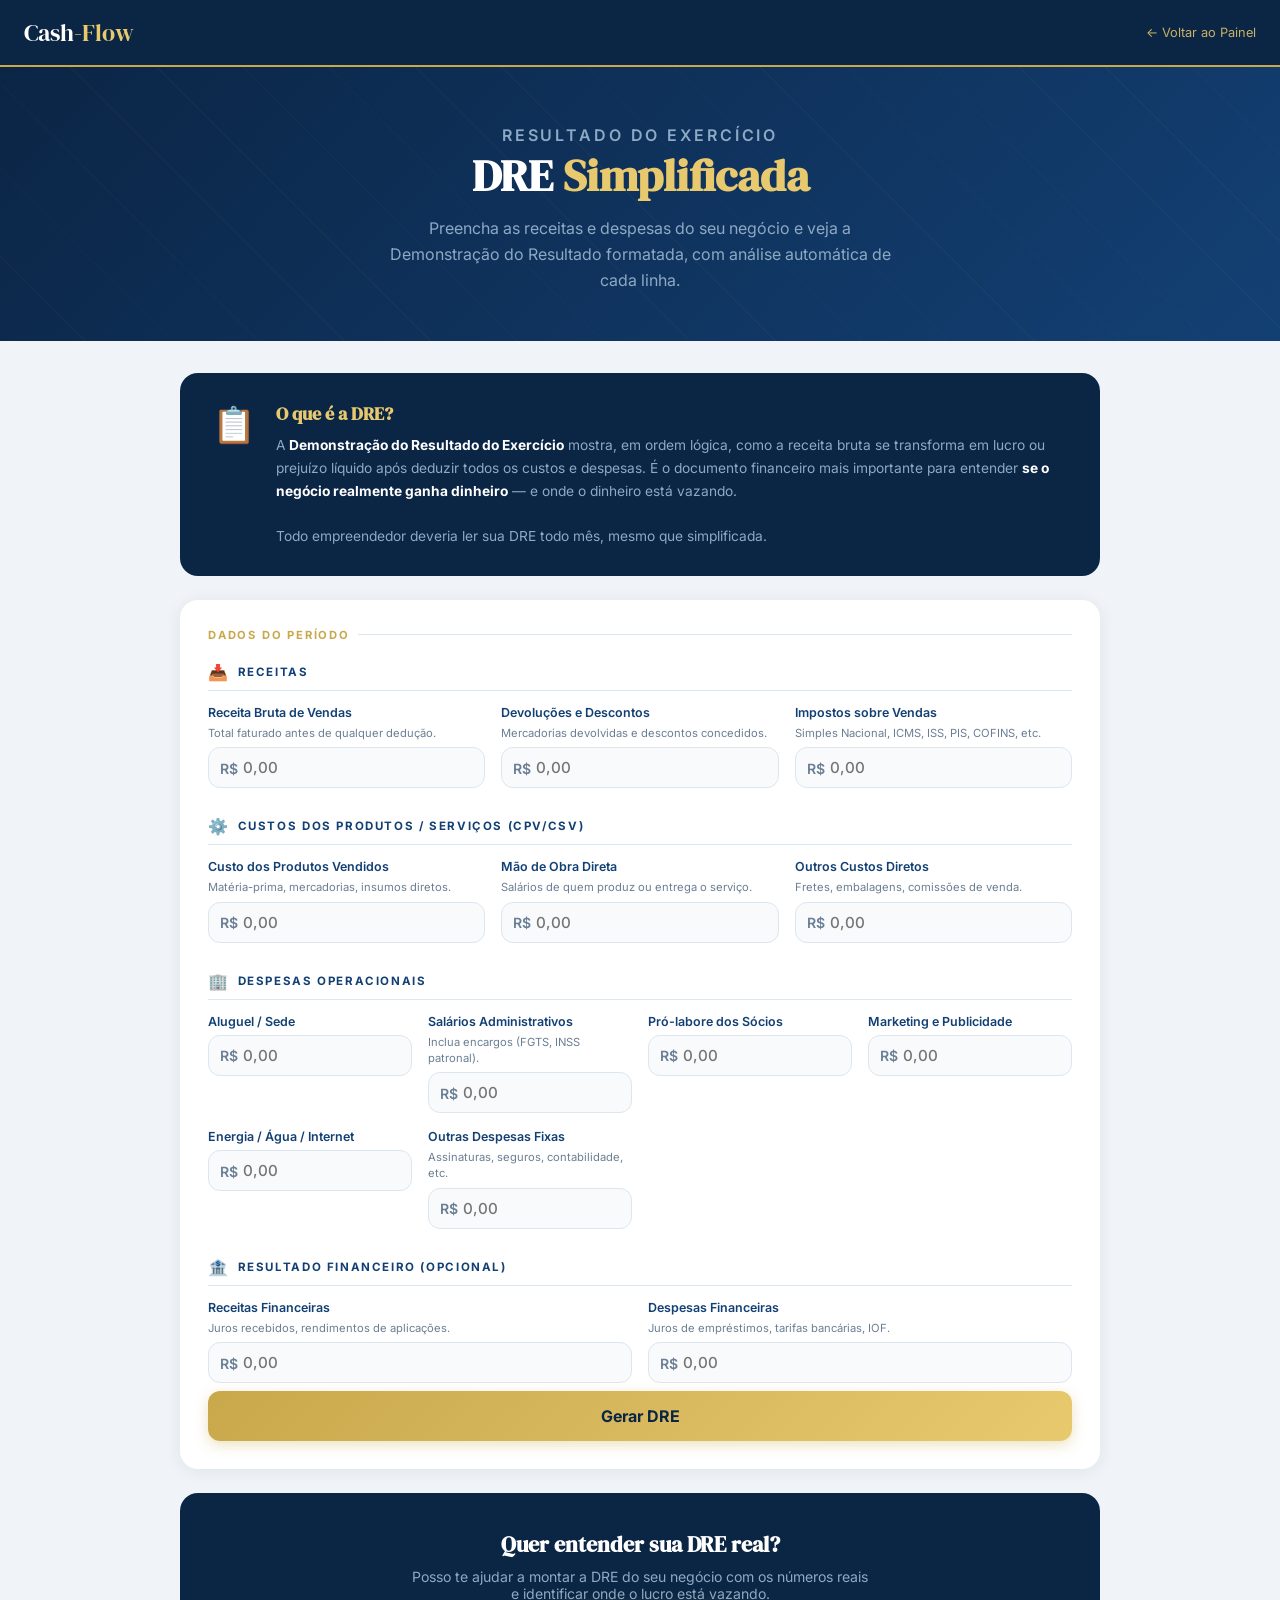
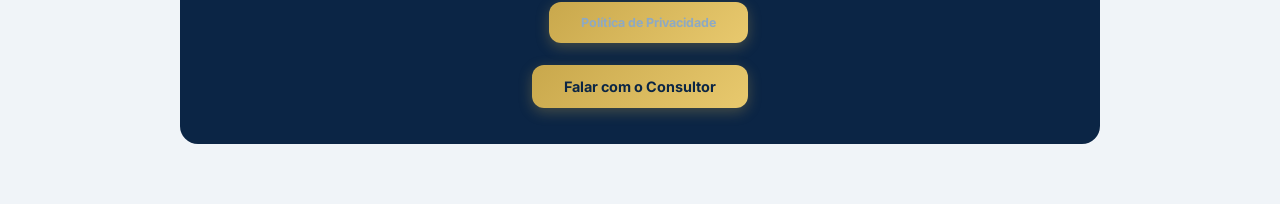
<file: dre.html>
<!DOCTYPE html>
<html lang="pt-BR">
<head>
  <meta charset="UTF-8">
  <meta name="viewport" content="width=device-width, initial-scale=1.0">
  <title>DRE Simplificada | Cash-Flow</title>
  <style>
    @import url('https://fonts.googleapis.com/css2?family=Inter:wght@300;400;500;600;700&family=DM+Serif+Display&display=swap');

    :root {
      --navy:       #0b2545;
      --navy-mid:   #134074;
      --gold:       #c9a84c;
      --gold-light: #e8c96e;
      --green:      #1a7a4a;
      --green-bg:   #eafaf1;
      --green-bd:   #a3e4c1;
      --red:        #c0392b;
      --red-bg:     #fdf0ee;
      --red-bd:     #f1a9a0;
      --amber:      #d4820a;
      --amber-bg:   #fef9ee;
      --amber-bd:   #f5d08a;
      --surface:    #ffffff;
      --bg:         #f0f4f8;
      --text:       #1c2b3a;
      --muted:      #6b7f94;
      --border:     #dce6ef;
      --radius:     12px;
      --radius-lg:  18px;
    }

    *, *::before, *::after { box-sizing: border-box; margin: 0; padding: 0; }
    body { font-family: 'Inter', sans-serif; background: var(--bg); color: var(--text); min-height: 100vh; }

    .site-header {
      background: var(--navy); padding: 16px 24px;
      display: flex; align-items: center; justify-content: space-between;
      border-bottom: 2px solid var(--gold);
    }
    .brand { font-family: 'DM Serif Display', serif; font-size: 1.5rem; color: #fff; text-decoration: none; }
    .brand span { color: var(--gold-light); }
    .back-link { font-size: 0.8rem; color: var(--gold-light); text-decoration: none; opacity: 0.85; transition: opacity 0.2s; }
    .back-link:hover { opacity: 1; }

    .hero {
      background: linear-gradient(135deg, var(--navy) 0%, var(--navy-mid) 100%);
      text-align: center; padding: 56px 24px 48px; position: relative; overflow: hidden;
    }
    .hero::before {
      content: ''; position: absolute; inset: 0;
      background: repeating-linear-gradient(45deg, transparent, transparent 60px, rgba(201,168,76,0.04) 60px, rgba(201,168,76,0.04) 61px);
    }
    .hero-eyebrow { font-size: 0.72rem; font-weight: 600; letter-spacing: 0.18em; text-transform: uppercase; color: var(--gold-light); margin-bottom: 14px; position: relative; }
    .hero h1 { font-family: 'DM Serif Display', serif; font-size: clamp(1.8rem, 4vw, 2.8rem); color: #fff; line-height: 1.2; margin-bottom: 14px; position: relative; }
    .hero h1 em { font-style: normal; color: var(--gold-light); }
    .hero p { color: #8da9c4; font-size: 1rem; max-width: 520px; margin: 0 auto; line-height: 1.6; position: relative; }

    .container { max-width: 960px; margin: 0 auto; padding: 32px 20px 60px; }

    .conceito {
      background: var(--navy); border-radius: var(--radius-lg);
      padding: 28px 32px; margin-bottom: 24px;
      display: flex; gap: 20px; align-items: flex-start;
    }
    .conceito-icon { font-size: 2.2rem; flex-shrink: 0; margin-top: 2px; }
    .conceito h2 { font-family: 'DM Serif Display', serif; font-size: 1.15rem; color: var(--gold-light); margin-bottom: 8px; }
    .conceito p { font-size: 0.86rem; color: #8da9c4; line-height: 1.65; }
    .conceito strong { color: #fff; }

    .card {
      background: var(--surface); border-radius: var(--radius-lg);
      box-shadow: 0 2px 16px rgba(11,37,69,0.08); padding: 28px; margin-bottom: 24px;
    }
    .card-title {
      font-size: 0.7rem; font-weight: 700; letter-spacing: 0.16em; text-transform: uppercase;
      color: var(--gold); margin-bottom: 20px; display: flex; align-items: center; gap: 8px;
    }
    .card-title::after { content: ''; flex: 1; height: 1px; background: var(--border); }

    /* Grupos de input */
    .grupo { margin-bottom: 28px; }
    .grupo-titulo {
      font-size: 0.72rem; font-weight: 700; letter-spacing: 0.14em;
      text-transform: uppercase; color: var(--navy-mid);
      margin-bottom: 14px; padding-bottom: 8px;
      border-bottom: 1.5px solid var(--border);
      display: flex; align-items: center; gap: 8px;
    }
    .grupo-titulo .gt-icon { font-size: 1rem; }

    .input-grid { display: grid; grid-template-columns: repeat(auto-fit, minmax(200px, 1fr)); gap: 16px; }
    .input-group { display: flex; flex-direction: column; gap: 6px; }
    .input-group label { font-size: 0.78rem; font-weight: 600; color: var(--navy-mid); }
    .input-group .hint { font-size: 0.7rem; color: var(--muted); line-height: 1.4; }

    .input-wrapper { position: relative; }
    .input-wrapper .prefix {
      position: absolute; left: 12px; top: 50%; transform: translateY(-50%);
      font-weight: 600; font-size: 0.88rem; color: var(--muted); pointer-events: none;
    }
    .input-wrapper input {
      width: 100%; padding: 10px 10px 10px 34px;
      border: 1.5px solid var(--border); border-radius: var(--radius);
      font-family: 'Inter', sans-serif; font-size: 0.95rem; font-weight: 500;
      color: var(--text); background: #f8fafc;
      transition: border-color 0.2s, box-shadow 0.2s; appearance: none;
    }
    .input-wrapper input:focus {
      outline: none; border-color: var(--gold);
      box-shadow: 0 0 0 3px rgba(201,168,76,0.15); background: #fff;
    }

    .btn-calcular {
      display: block; width: 100%; margin-top: 8px; padding: 15px;
      background: linear-gradient(135deg, var(--gold), var(--gold-light));
      color: var(--navy); font-family: 'Inter', sans-serif; font-size: 1rem;
      font-weight: 700; border: none; border-radius: var(--radius); cursor: pointer;
      transition: transform 0.15s, box-shadow 0.15s;
      box-shadow: 0 4px 14px rgba(201,168,76,0.35);
    }
    .btn-calcular:hover { transform: translateY(-2px); box-shadow: 0 6px 20px rgba(201,168,76,0.45); }

    /* Resultado */
    #resultado { display: none; }
    #resultado.visible { display: block; }

    /* KPIs */
    .kpi-row { display: grid; grid-template-columns: repeat(4, 1fr); gap: 14px; margin-bottom: 24px; }
    @media (max-width: 640px) { .kpi-row { grid-template-columns: 1fr 1fr; } }

    .kpi-card {
      border-radius: var(--radius-lg); padding: 20px 16px;
      border: 1.5px solid transparent; text-align: center;
    }
    .kpi-card.green  { background: var(--green-bg); border-color: var(--green-bd); }
    .kpi-card.red    { background: var(--red-bg);   border-color: var(--red-bd); }
    .kpi-card.amber  { background: var(--amber-bg); border-color: var(--amber-bd); }
    .kpi-card.neutral{ background: #f0f4f8; border-color: var(--border); }
    .kpi-icon { font-size: 1.4rem; margin-bottom: 6px; }
    .kpi-label { font-size: 0.64rem; font-weight: 700; letter-spacing: 0.12em; text-transform: uppercase; color: var(--muted); margin-bottom: 6px; }
    .kpi-value { font-family: 'DM Serif Display', serif; font-size: 1.45rem; line-height: 1.1; }
    .kpi-card.green  .kpi-value { color: var(--green); }
    .kpi-card.red    .kpi-value { color: var(--red); }
    .kpi-card.amber  .kpi-value { color: var(--amber); }
    .kpi-card.neutral .kpi-value { color: var(--navy-mid); }
    .kpi-sub { font-size: 0.7rem; color: var(--muted); margin-top: 4px; }

    /* Tabela DRE */
    .dre-table { width: 100%; border-collapse: collapse; font-size: 0.86rem; }
    .dre-table tr { border-bottom: 1px solid var(--border); }
    .dre-table tr:last-child { border-bottom: none; }
    .dre-table td { padding: 10px 14px; vertical-align: middle; }
    .dre-table .td-label { color: var(--text); }
    .dre-table .td-valor { text-align: right; font-weight: 600; white-space: nowrap; }
    .dre-table .td-pct   { text-align: right; font-size: 0.75rem; color: var(--muted); white-space: nowrap; width: 70px; }

    .dre-linha-receita   td { background: rgba(11,37,69,0.03); }
    .dre-linha-subtotal  td { background: #f8fafc; font-weight: 700; }
    .dre-linha-destaque  td { background: var(--navy); border-radius: 0; }
    .dre-linha-destaque .td-label { color: var(--gold-light); font-weight: 700; font-size: 0.9rem; }
    .dre-linha-destaque .td-valor { color: #fff; font-size: 1rem; }
    .dre-linha-destaque .td-pct   { color: rgba(255,255,255,0.5); }

    .dre-linha-positivo .td-valor { color: var(--green); }
    .dre-linha-negativo .td-valor { color: var(--red); }
    .dre-linha-secao td { padding-top: 18px; padding-bottom: 4px; }
    .dre-secao-label {
      font-size: 0.64rem; font-weight: 700; letter-spacing: 0.14em;
      text-transform: uppercase; color: var(--gold);
    }

    /* Gauge */
    .gauge-row { display: flex; gap: 16px; margin-bottom: 24px; flex-wrap: wrap; }
    .gauge-item { flex: 1; min-width: 180px; }
    .gauge-lbl { font-size: 0.72rem; color: var(--muted); margin-bottom: 5px; display: flex; justify-content: space-between; }
    .gauge-lbl span:last-child { font-weight: 700; color: var(--text); }
    .gauge-track { height: 8px; background: var(--border); border-radius: 99px; overflow: hidden; }
    .gauge-fill  { height: 100%; border-radius: 99px; transition: width 0.8s cubic-bezier(0.4,0,0.2,1); }
    .gauge-fill.green { background: linear-gradient(90deg, #27ae60, #2ecc71); }
    .gauge-fill.amber { background: linear-gradient(90deg, #e67e22, #f39c12); }
    .gauge-fill.red   { background: linear-gradient(90deg, #c0392b, #e74c3c); }

    /* Alertas */
    .alert-item {
      display: flex; gap: 14px; align-items: flex-start;
      padding: 16px 18px; border-radius: var(--radius);
      border-left: 4px solid transparent; margin-bottom: 12px;
    }
    .alert-item:last-child { margin-bottom: 0; }
    .alert-item.green { background: var(--green-bg); border-color: var(--green); }
    .alert-item.amber { background: var(--amber-bg); border-color: var(--amber); }
    .alert-item.red   { background: var(--red-bg);   border-color: var(--red); }
    .ai-icon  { font-size: 1.3rem; flex-shrink: 0; margin-top: 1px; }
    .ai-title { font-size: 0.85rem; font-weight: 700; margin-bottom: 4px; }
    .alert-item.green .ai-title { color: var(--green); }
    .alert-item.amber .ai-title { color: var(--amber); }
    .alert-item.red   .ai-title { color: var(--red); }
    .ai-text  { font-size: 0.82rem; color: var(--text); line-height: 1.55; }

    .cta-footer {
      background: var(--navy); border-radius: var(--radius-lg);
      padding: 36px 32px; text-align: center; margin-top: 24px;
    }
    .cta-footer h3 { font-family: 'DM Serif Display', serif; font-size: 1.4rem; color: #fff; margin-bottom: 8px; }
    .cta-footer p  { color: #8da9c4; font-size: 0.88rem; margin-bottom: 22px; max-width: 460px; margin-left: auto; margin-right: auto; }
    .cta-footer a  {
      display: inline-block; padding: 13px 32px;
      background: linear-gradient(135deg, var(--gold), var(--gold-light));
      color: var(--navy); font-weight: 700; font-size: 0.9rem;
      border-radius: var(--radius); text-decoration: none;
      transition: transform 0.15s; box-shadow: 0 4px 14px rgba(201,168,76,0.3);
    }
    .cta-footer a:hover { transform: translateY(-2px); }

    @media (max-width: 600px) {
      .card { padding: 20px 16px; }
      .conceito { flex-direction: column; gap: 12px; }
    }
  </style>
</head>
<body>

<header class="site-header">
  <a href="index.html" class="brand">Cash<span>-Flow</span></a>
  <a href="index.html" class="back-link">← Voltar ao Painel</a>
</header>

<section class="hero">
  <p class="hero-eyebrow">Resultado do Exercício</p>
  <h1>DRE <em>Simplificada</em></h1>
  <p>Preencha as receitas e despesas do seu negócio e veja a Demonstração do Resultado formatada, com análise automática de cada linha.</p>
</section>

<div class="container">

  <div class="conceito">
    <div class="conceito-icon">📋</div>
    <div>
      <h2>O que é a DRE?</h2>
      <p>
        A <strong>Demonstração do Resultado do Exercício</strong> mostra, em ordem lógica, como a receita bruta
        se transforma em lucro ou prejuízo líquido após deduzir todos os custos e despesas.
        É o documento financeiro mais importante para entender <strong>se o negócio realmente ganha dinheiro</strong>
        — e onde o dinheiro está vazando.
        <br><br>
        Todo empreendedor deveria ler sua DRE todo mês, mesmo que simplificada.
      </p>
    </div>
  </div>

  <!-- Formulário -->
  <div class="card">
    <div class="card-title">Dados do Período</div>

    <!-- Receitas -->
    <div class="grupo">
      <div class="grupo-titulo"><span class="gt-icon">📥</span> Receitas</div>
      <div class="input-grid">
        <div class="input-group">
          <label for="rec-bruta">Receita Bruta de Vendas</label>
          <p class="hint">Total faturado antes de qualquer dedução.</p>
          <div class="input-wrapper"><span class="prefix">R$</span>
            <input type="number" id="rec-bruta" placeholder="0,00" min="0" step="100">
          </div>
        </div>
        <div class="input-group">
          <label for="devolucoes">Devoluções e Descontos</label>
          <p class="hint">Mercadorias devolvidas e descontos concedidos.</p>
          <div class="input-wrapper"><span class="prefix">R$</span>
            <input type="number" id="devolucoes" placeholder="0,00" min="0" step="10">
          </div>
        </div>
        <div class="input-group">
          <label for="impostos-vendas">Impostos sobre Vendas</label>
          <p class="hint">Simples Nacional, ICMS, ISS, PIS, COFINS, etc.</p>
          <div class="input-wrapper"><span class="prefix">R$</span>
            <input type="number" id="impostos-vendas" placeholder="0,00" min="0" step="10">
          </div>
        </div>
      </div>
    </div>

    <!-- Custos -->
    <div class="grupo">
      <div class="grupo-titulo"><span class="gt-icon">⚙️</span> Custos dos Produtos / Serviços (CPV/CSV)</div>
      <div class="input-grid">
        <div class="input-group">
          <label for="cpv">Custo dos Produtos Vendidos</label>
          <p class="hint">Matéria-prima, mercadorias, insumos diretos.</p>
          <div class="input-wrapper"><span class="prefix">R$</span>
            <input type="number" id="cpv" placeholder="0,00" min="0" step="100">
          </div>
        </div>
        <div class="input-group">
          <label for="mao-obra">Mão de Obra Direta</label>
          <p class="hint">Salários de quem produz ou entrega o serviço.</p>
          <div class="input-wrapper"><span class="prefix">R$</span>
            <input type="number" id="mao-obra" placeholder="0,00" min="0" step="100">
          </div>
        </div>
        <div class="input-group">
          <label for="outros-cpv">Outros Custos Diretos</label>
          <p class="hint">Fretes, embalagens, comissões de venda.</p>
          <div class="input-wrapper"><span class="prefix">R$</span>
            <input type="number" id="outros-cpv" placeholder="0,00" min="0" step="50">
          </div>
        </div>
      </div>
    </div>

    <!-- Despesas Operacionais -->
    <div class="grupo">
      <div class="grupo-titulo"><span class="gt-icon">🏢</span> Despesas Operacionais</div>
      <div class="input-grid">
        <div class="input-group">
          <label for="aluguel">Aluguel / Sede</label>
          <div class="input-wrapper"><span class="prefix">R$</span>
            <input type="number" id="aluguel" placeholder="0,00" min="0" step="50">
          </div>
        </div>
        <div class="input-group">
          <label for="salarios-adm">Salários Administrativos</label>
          <p class="hint">Inclua encargos (FGTS, INSS patronal).</p>
          <div class="input-wrapper"><span class="prefix">R$</span>
            <input type="number" id="salarios-adm" placeholder="0,00" min="0" step="100">
          </div>
        </div>
        <div class="input-group">
          <label for="prolabore">Pró-labore dos Sócios</label>
          <div class="input-wrapper"><span class="prefix">R$</span>
            <input type="number" id="prolabore" placeholder="0,00" min="0" step="100">
          </div>
        </div>
        <div class="input-group">
          <label for="marketing">Marketing e Publicidade</label>
          <div class="input-wrapper"><span class="prefix">R$</span>
            <input type="number" id="marketing" placeholder="0,00" min="0" step="50">
          </div>
        </div>
        <div class="input-group">
          <label for="energia">Energia / Água / Internet</label>
          <div class="input-wrapper"><span class="prefix">R$</span>
            <input type="number" id="energia" placeholder="0,00" min="0" step="20">
          </div>
        </div>
        <div class="input-group">
          <label for="outros-desp">Outras Despesas Fixas</label>
          <p class="hint">Assinaturas, seguros, contabilidade, etc.</p>
          <div class="input-wrapper"><span class="prefix">R$</span>
            <input type="number" id="outros-desp" placeholder="0,00" min="0" step="50">
          </div>
        </div>
      </div>
    </div>

    <!-- Financeiro -->
    <div class="grupo" style="margin-bottom:0">
      <div class="grupo-titulo"><span class="gt-icon">🏦</span> Resultado Financeiro (opcional)</div>
      <div class="input-grid">
        <div class="input-group">
          <label for="rec-financeira">Receitas Financeiras</label>
          <p class="hint">Juros recebidos, rendimentos de aplicações.</p>
          <div class="input-wrapper"><span class="prefix">R$</span>
            <input type="number" id="rec-financeira" placeholder="0,00" min="0" step="10">
          </div>
        </div>
        <div class="input-group">
          <label for="desp-financeira">Despesas Financeiras</label>
          <p class="hint">Juros de empréstimos, tarifas bancárias, IOF.</p>
          <div class="input-wrapper"><span class="prefix">R$</span>
            <input type="number" id="desp-financeira" placeholder="0,00" min="0" step="10">
          </div>
        </div>
      </div>
    </div>

    <button class="btn-calcular" onclick="calcular()">Gerar DRE</button>
  </div>

  <!-- Resultado -->
  <div id="resultado">

    <!-- KPIs -->
    <div class="kpi-row" id="kpi-row"></div>

    <!-- Gauges -->
    <div class="card">
      <div class="card-title">Indicadores de Margem</div>
      <div class="gauge-row" id="gauge-row"></div>
    </div>

    <!-- DRE formatada -->
    <div class="card">
      <div class="card-title">Demonstração do Resultado do Exercício</div>
      <table class="dre-table" id="dre-table"></table>
    </div>

    <!-- Análise -->
    <div class="card">
      <div class="card-title">Análise e Diagnóstico</div>
      <div id="alertas-list"></div>
    </div>

  </div>

  <div class="cta-footer">
    <h3>Quer entender sua DRE real?</h3>
    <p>Posso te ajudar a montar a DRE do seu negócio com os números reais e identificar onde o lucro está vazando.<a href="privacidade.html" style="color:#8da9c4;font-size:0.78rem;text-decoration:none;margin-left:16px;">Política de Privacidade</a></p>
    <a href="index.html#contato">Falar com o Consultor</a>
  </div>

</div>

<script>
  function v(id) { return parseFloat(document.getElementById(id).value) || 0; }

  function fmt(val) {
    return val.toLocaleString('pt-BR', { style: 'currency', currency: 'BRL' });
  }
  function fmtPct(val) { return val.toFixed(1) + '%'; }
  function cor(val) { return val >= 0 ? 'green' : 'red'; }

  function calcular() {
    // ── Coleta ──
    const recBruta      = v('rec-bruta');
    const devolucoes    = v('devolucoes');
    const impostosVend  = v('impostos-vendas');
    const cpv           = v('cpv');
    const maoObra       = v('mao-obra');
    const outrosCpv     = v('outros-cpv');
    const aluguel       = v('aluguel');
    const salariosAdm   = v('salarios-adm');
    const prolabore     = v('prolabore');
    const marketing     = v('marketing');
    const energia       = v('energia');
    const outrosDesp    = v('outros-desp');
    const recFin        = v('rec-financeira');
    const despFin       = v('desp-financeira');

    if (recBruta <= 0) { alert('Informe a Receita Bruta de Vendas.'); return; }

    // ── Cálculos ──
    const deducoes      = devolucoes + impostosVend;
    const recLiq        = recBruta - deducoes;
    const totalCpv      = cpv + maoObra + outrosCpv;
    const lucroBruto    = recLiq - totalCpv;
    const totalDesp     = aluguel + salariosAdm + prolabore + marketing + energia + outrosDesp;
    const lucroOp       = lucroBruto - totalDesp;
    const resFinanceiro = recFin - despFin;
    const lucroLiq      = lucroOp + resFinanceiro;

    const pct = (val) => recBruta > 0 ? (val / recBruta) * 100 : 0;

    const margBruta  = pct(lucroBruto);
    const margOp     = pct(lucroOp);
    const margLiq    = pct(lucroLiq);

    // ── KPIs ──
    const kpiRow = document.getElementById('kpi-row');
    const kpis = [
      { icon: '📊', label: 'Receita Líquida',    value: fmt(recLiq),    sub: fmtPct(pct(recLiq)) + ' da bruta', color: 'neutral' },
      { icon: '💹', label: 'Lucro Bruto',        value: fmt(lucroBruto),sub: 'Margem ' + fmtPct(margBruta),  color: cor(lucroBruto) },
      { icon: '🏢', label: 'Lucro Operacional',  value: fmt(lucroOp),   sub: 'Margem ' + fmtPct(margOp),     color: cor(lucroOp) },
      { icon: lucroLiq >= 0 ? '✅' : '🚨', label: 'Lucro Líquido', value: fmt(lucroLiq), sub: 'Margem ' + fmtPct(margLiq), color: cor(lucroLiq) },
    ];
    kpiRow.innerHTML = kpis.map(k => `
      <div class="kpi-card ${k.color}">
        <div class="kpi-icon">${k.icon}</div>
        <div class="kpi-label">${k.label}</div>
        <div class="kpi-value">${k.value}</div>
        <div class="kpi-sub">${k.sub}</div>
      </div>`).join('');

    // ── Gauges ──
    const gauges = [
      { label: 'Margem Bruta',       val: margBruta, color: margBruta >= 30 ? 'green' : margBruta >= 15 ? 'amber' : 'red' },
      { label: 'Margem Operacional', val: margOp,    color: margOp   >= 15 ? 'green' : margOp   >= 5  ? 'amber' : 'red' },
      { label: 'Margem Líquida',     val: margLiq,   color: margLiq  >= 10 ? 'green' : margLiq  >= 0  ? 'amber' : 'red' },
    ];
    document.getElementById('gauge-row').innerHTML = gauges.map(g => {
      const width = Math.min(Math.max(g.val, 0), 100);
      return `
        <div class="gauge-item">
          <div class="gauge-lbl"><span>${g.label}</span><span>${fmtPct(g.val)}</span></div>
          <div class="gauge-track">
            <div class="gauge-fill ${g.color}" style="width:0%" data-width="${width}"></div>
          </div>
        </div>`;
    }).join('');
    setTimeout(() => {
      document.querySelectorAll('.gauge-fill[data-width]').forEach(el => {
        el.style.width = el.dataset.width + '%';
      });
    }, 100);

    // ── Tabela DRE ──
    const linhas = [
      { secao: 'RECEITAS' },
      { label: 'Receita Bruta de Vendas',     valor: recBruta,     pct: pct(recBruta),    classe: 'dre-linha-receita' },
      { label: '  (−) Devoluções e Descontos',valor: -devolucoes,  pct: pct(devolucoes),  classe: devolucoes > 0 ? 'dre-linha-negativo' : '' },
      { label: '  (−) Impostos sobre Vendas', valor: -impostosVend,pct: pct(impostosVend),classe: impostosVend > 0 ? 'dre-linha-negativo' : '' },
      { label: '= Receita Líquida',           valor: recLiq,       pct: pct(recLiq),      classe: 'dre-linha-subtotal' },

      { secao: 'CUSTOS DOS PRODUTOS / SERVIÇOS' },
      { label: '  (−) Custo dos Produtos Vendidos', valor: -cpv,       pct: pct(cpv),       classe: cpv > 0 ? 'dre-linha-negativo' : '' },
      { label: '  (−) Mão de Obra Direta',          valor: -maoObra,   pct: pct(maoObra),   classe: maoObra > 0 ? 'dre-linha-negativo' : '' },
      { label: '  (−) Outros Custos Diretos',        valor: -outrosCpv, pct: pct(outrosCpv), classe: outrosCpv > 0 ? 'dre-linha-negativo' : '' },
      { label: '= Lucro Bruto',               valor: lucroBruto,   pct: margBruta,        classe: `dre-linha-subtotal ${lucroBruto < 0 ? 'dre-linha-negativo' : 'dre-linha-positivo'}` },

      { secao: 'DESPESAS OPERACIONAIS' },
      { label: '  (−) Aluguel / Sede',              valor: -aluguel,    pct: pct(aluguel),    classe: aluguel > 0 ? 'dre-linha-negativo' : '' },
      { label: '  (−) Salários Administrativos',    valor: -salariosAdm,pct: pct(salariosAdm),classe: salariosAdm > 0 ? 'dre-linha-negativo' : '' },
      { label: '  (−) Pró-labore',                  valor: -prolabore,  pct: pct(prolabore),  classe: prolabore > 0 ? 'dre-linha-negativo' : '' },
      { label: '  (−) Marketing',                   valor: -marketing,  pct: pct(marketing),  classe: marketing > 0 ? 'dre-linha-negativo' : '' },
      { label: '  (−) Energia / Água / Internet',   valor: -energia,    pct: pct(energia),    classe: energia > 0 ? 'dre-linha-negativo' : '' },
      { label: '  (−) Outras Despesas Fixas',       valor: -outrosDesp, pct: pct(outrosDesp), classe: outrosDesp > 0 ? 'dre-linha-negativo' : '' },
      { label: '= Lucro Operacional (EBIT)',  valor: lucroOp,      pct: margOp,           classe: `dre-linha-subtotal ${lucroOp < 0 ? 'dre-linha-negativo' : 'dre-linha-positivo'}` },

      { secao: 'RESULTADO FINANCEIRO' },
      { label: '  (+) Receitas Financeiras',        valor: recFin,      pct: pct(recFin),     classe: recFin > 0 ? 'dre-linha-positivo' : '' },
      { label: '  (−) Despesas Financeiras',        valor: -despFin,    pct: pct(despFin),    classe: despFin > 0 ? 'dre-linha-negativo' : '' },

      { destaque: true, label: '= LUCRO LÍQUIDO DO PERÍODO', valor: lucroLiq, pct: margLiq },
    ];

    document.getElementById('dre-table').innerHTML = linhas.map(l => {
      if (l.secao) return `
        <tr class="dre-linha-secao">
          <td colspan="3"><span class="dre-secao-label">${l.secao}</span></td>
        </tr>`;
      if (l.destaque) return `
        <tr class="dre-linha-destaque">
          <td class="td-label">${l.label}</td>
          <td class="td-valor">${fmt(l.valor)}</td>
          <td class="td-pct">${fmtPct(l.pct)}</td>
        </tr>`;
      // Linhas com valor zero ficam apagadas
      const opacity = (l.valor === 0 || l.valor === -0) ? 'opacity:0.35' : '';
      return `
        <tr class="${l.classe || ''}" style="${opacity}">
          <td class="td-label">${l.label}</td>
          <td class="td-valor">${fmt(l.valor)}</td>
          <td class="td-pct">${fmtPct(Math.abs(l.pct))}</td>
        </tr>`;
    }).join('');

    // ── Alertas ──
    const alertas = [];

    if (lucroLiq < 0) {
      alertas.push({ color: 'red', icon: '🚨', title: 'Prejuízo Líquido Identificado',
        text: `O negócio encerrou o período com déficit de <strong>${fmt(Math.abs(lucroLiq))}</strong>. ` +
              `As despesas totais superam a receita líquida. Revise os maiores blocos de custo antes de qualquer outra decisão.` });
    } else if (margLiq < 10) {
      alertas.push({ color: 'amber', icon: '⚠️', title: `Margem Líquida Crítica — ${fmtPct(margLiq)}`,
        text: `Abaixo de 10% de margem líquida, qualquer queda de faturamento ou custo imprevisto coloca o negócio no vermelho. ` +
              `Meta de curto prazo: chegar a pelo menos 10%.` });
    } else {
      alertas.push({ color: 'green', icon: '✅', title: `Lucro Líquido Positivo — Margem de ${fmtPct(margLiq)}`,
        text: `O negócio gerou lucro no período. Continue monitorando mensalmente para garantir que a tendência se mantém.` });
    }

    if (lucroBruto < 0) {
      alertas.push({ color: 'red', icon: '📦', title: 'Lucro Bruto Negativo — Problema no Custo do Produto',
        text: `Seus custos diretos superam a receita líquida. Isso significa que você está vendendo <strong>abaixo do custo</strong>. ` +
              `Revise a precificação e o CPV com urgência — nenhuma redução de despesa operacional resolverá esse problema.` });
    } else if (margBruta < 30) {
      alertas.push({ color: 'amber', icon: '📦', title: `Margem Bruta Baixa — ${fmtPct(margBruta)}`,
        text: `Margem bruta abaixo de 30% significa que os custos diretos consomem mais de 70% da receita líquida. ` +
              `Há pouco espaço para cobrir despesas operacionais. Avalie precificação e renegociação de fornecedores.` });
    }

    if (totalDesp > 0 && (totalDesp / recLiq) * 100 > 40) {
      alertas.push({ color: 'amber', icon: '🏢', title: 'Despesas Operacionais Elevadas',
        text: `As despesas operacionais representam <strong>${fmtPct((totalDesp / recLiq) * 100)}</strong> da receita líquida. ` +
              `O ideal é manter abaixo de 40%. Revise especialmente os maiores itens fixos.` });
    }

    if (despFin > 0 && (despFin / recBruta) * 100 > 5) {
      alertas.push({ color: 'amber', icon: '🏦', title: 'Despesas Financeiras Relevantes',
        text: `Juros e encargos financeiros representam <strong>${fmtPct((despFin / recBruta) * 100)}</strong> do faturamento. ` +
              `Dívidas caras consomem margem operacional. Priorize quitá-las antes de novos investimentos.` });
    }

    if (margLiq >= 20) {
      alertas.push({ color: 'green', icon: '🚀', title: 'Margem Excelente — Hora de Reinvestir',
        text: `Com ${fmtPct(margLiq)} de margem líquida, o negócio está em posição sólida. ` +
              `Considere reservar parte do lucro (mín. 3 meses de custos fixos = ${fmt(totalDesp * 3)}) antes de expandir.` });
    }

    document.getElementById('alertas-list').innerHTML = alertas.map(a => `
      <div class="alert-item ${a.color}">
        <div class="ai-icon">${a.icon}</div>
        <div>
          <div class="ai-title">${a.title}</div>
          <div class="ai-text">${a.text}</div>
        </div>
      </div>`).join('');

    const res = document.getElementById('resultado');
    res.classList.add('visible');
    setTimeout(() => { res.scrollIntoView({ behavior: 'smooth', block: 'start' }); }, 100);
  }
</script>
</body>
</html>
</file>
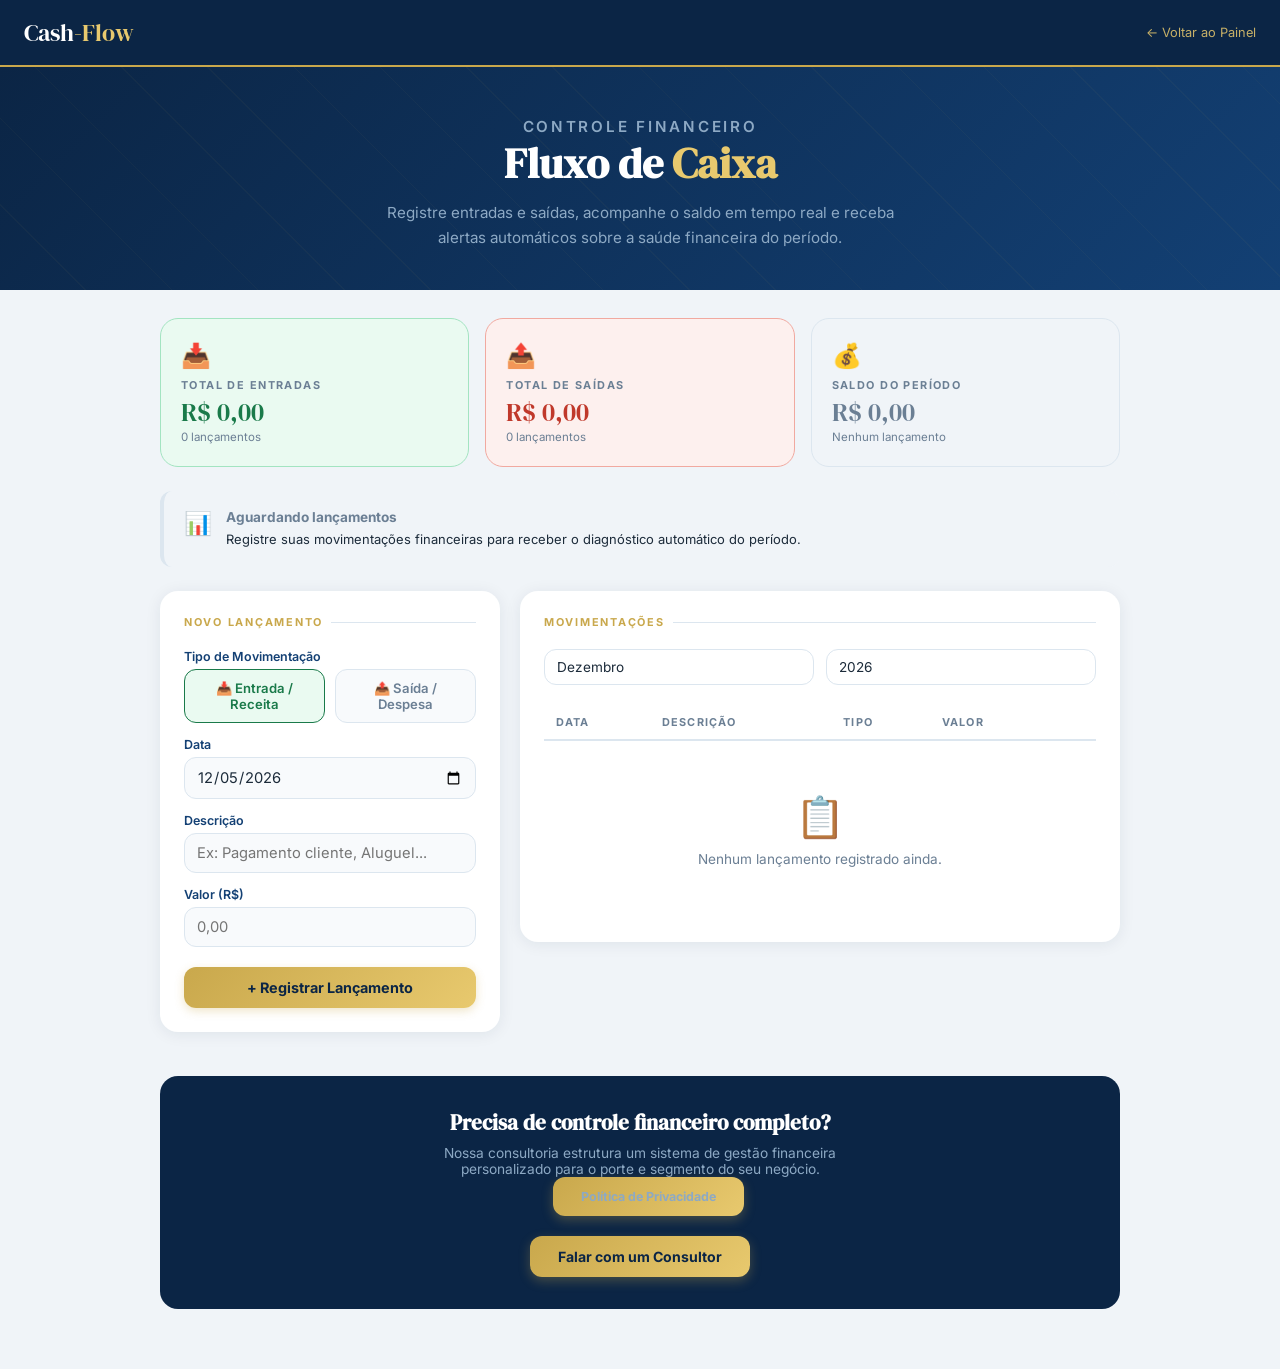
<file: fluxo-de-caixa-real.html>
<!DOCTYPE html>
<html lang="pt-BR">
<head>
  <meta charset="UTF-8">
  <meta name="viewport" content="width=device-width, initial-scale=1.0">
  <title>Fluxo de Caixa | Cash-Flow</title>
  <style>
    @import url('https://fonts.googleapis.com/css2?family=Inter:wght@300;400;500;600;700&family=DM+Serif+Display&display=swap');

    :root {
      --navy:       #0b2545;
      --navy-mid:   #134074;
      --gold:       #c9a84c;
      --gold-light: #e8c96e;
      --green:      #1a7a4a;
      --green-bg:   #eafaf1;
      --green-bd:   #a3e4c1;
      --red:        #c0392b;
      --red-bg:     #fdf0ee;
      --red-bd:     #f1a9a0;
      --amber:      #d4820a;
      --amber-bg:   #fef9ee;
      --amber-bd:   #f5d08a;
      --surface:    #ffffff;
      --bg:         #f0f4f8;
      --text:       #1c2b3a;
      --muted:      #6b7f94;
      --border:     #dce6ef;
      --radius:     12px;
      --radius-lg:  18px;
    }

    *, *::before, *::after { box-sizing: border-box; margin: 0; padding: 0; }
    body { font-family: 'Inter', sans-serif; background: var(--bg); color: var(--text); min-height: 100vh; }

    /* Header */
    .site-header {
      background: var(--navy);
      padding: 16px 24px;
      display: flex; align-items: center; justify-content: space-between;
      border-bottom: 2px solid var(--gold);
    }
    .brand { font-family: 'DM Serif Display', serif; font-size: 1.5rem; color: #fff; text-decoration: none; }
    .brand span { color: var(--gold-light); }
    .back-link { font-size: 0.8rem; color: var(--gold-light); text-decoration: none; opacity: 0.85; transition: opacity 0.2s; }
    .back-link:hover { opacity: 1; }

    /* Hero */
    .hero {
      background: linear-gradient(135deg, var(--navy) 0%, var(--navy-mid) 100%);
      text-align: center; padding: 48px 24px 40px; position: relative; overflow: hidden;
    }
    .hero::before {
      content: ''; position: absolute; inset: 0;
      background: repeating-linear-gradient(45deg, transparent, transparent 60px, rgba(201,168,76,0.04) 60px, rgba(201,168,76,0.04) 61px);
    }
    .hero-eyebrow { font-size: 0.72rem; font-weight: 600; letter-spacing: 0.18em; text-transform: uppercase; color: var(--gold-light); margin-bottom: 12px; position: relative; }
    .hero h1 { font-family: 'DM Serif Display', serif; font-size: clamp(1.7rem, 4vw, 2.6rem); color: #fff; line-height: 1.2; margin-bottom: 12px; position: relative; }
    .hero h1 em { font-style: normal; color: var(--gold-light); }
    .hero p { color: #8da9c4; font-size: 0.95rem; max-width: 520px; margin: 0 auto; line-height: 1.6; position: relative; }

    .container { max-width: 1000px; margin: 0 auto; padding: 28px 20px 60px; }

    /* KPI Cards */
    .kpi-row {
      display: grid;
      grid-template-columns: repeat(3, 1fr);
      gap: 16px;
      margin-bottom: 24px;
    }
    .kpi-card {
      border-radius: var(--radius-lg);
      padding: 22px 20px;
      position: relative;
      border: 1.5px solid transparent;
    }
    .kpi-card.entradas  { background: var(--green-bg); border-color: var(--green-bd); }
    .kpi-card.saidas    { background: var(--red-bg);   border-color: var(--red-bd); }
    .kpi-card.saldo-pos { background: var(--green-bg); border-color: var(--green-bd); }
    .kpi-card.saldo-neg { background: var(--red-bg);   border-color: var(--red-bd); }
    .kpi-card.saldo-zero{ background: #f0f4f8; border-color: var(--border); }
    .kpi-icon { font-size: 1.5rem; margin-bottom: 8px; }
    .kpi-label { font-size: 0.68rem; font-weight: 700; letter-spacing: 0.13em; text-transform: uppercase; color: var(--muted); margin-bottom: 6px; }
    .kpi-value { font-family: 'DM Serif Display', serif; font-size: 1.6rem; line-height: 1.1; }
    .kpi-card.entradas  .kpi-value { color: var(--green); }
    .kpi-card.saidas    .kpi-value { color: var(--red); }
    .kpi-card.saldo-pos .kpi-value { color: var(--green); }
    .kpi-card.saldo-neg .kpi-value { color: var(--red); }
    .kpi-card.saldo-zero .kpi-value { color: var(--muted); }
    .kpi-sub { font-size: 0.72rem; color: var(--muted); margin-top: 4px; }

    /* Alerta saúde */
    .alerta-saude {
      border-radius: var(--radius);
      padding: 18px 20px;
      margin-bottom: 24px;
      display: flex; gap: 14px; align-items: flex-start;
      border-left: 4px solid transparent;
    }
    .alerta-saude.positivo { background: var(--green-bg); border-color: var(--green); }
    .alerta-saude.negativo { background: var(--red-bg);   border-color: var(--red); }
    .alerta-saude.neutro   { background: #f0f4f8; border-color: var(--border); }
    .as-icon { font-size: 1.4rem; flex-shrink: 0; }
    .as-title { font-size: 0.85rem; font-weight: 700; margin-bottom: 4px; }
    .alerta-saude.positivo .as-title { color: var(--green); }
    .alerta-saude.negativo .as-title { color: var(--red); }
    .alerta-saude.neutro   .as-title { color: var(--muted); }
    .as-text { font-size: 0.81rem; color: var(--text); line-height: 1.55; }

    /* Layout principal */
    .main-grid {
      display: grid;
      grid-template-columns: 340px 1fr;
      gap: 20px;
      align-items: start;
    }
    @media (max-width: 760px) { .main-grid { grid-template-columns: 1fr; } }

    /* Card */
    .card {
      background: var(--surface);
      border-radius: var(--radius-lg);
      box-shadow: 0 2px 16px rgba(11,37,69,0.08);
      padding: 24px;
      margin-bottom: 20px;
    }
    .card-title {
      font-size: 0.68rem; font-weight: 700; letter-spacing: 0.16em; text-transform: uppercase;
      color: var(--gold); margin-bottom: 20px;
      display: flex; align-items: center; gap: 8px;
    }
    .card-title::after { content: ''; flex: 1; height: 1px; background: var(--border); }

    /* Form */
    .form-group { margin-bottom: 14px; }
    .form-group label { display: block; font-size: 0.78rem; font-weight: 600; color: var(--navy-mid); margin-bottom: 5px; }
    .form-group input,
    .form-group select {
      width: 100%;
      padding: 10px 12px;
      border: 1.5px solid var(--border);
      border-radius: var(--radius);
      font-family: 'Inter', sans-serif;
      font-size: 0.92rem;
      color: var(--text);
      background: #f8fafc;
      transition: border-color 0.2s, box-shadow 0.2s;
      appearance: none;
    }
    .form-group input:focus,
    .form-group select:focus {
      outline: none;
      border-color: var(--gold);
      box-shadow: 0 0 0 3px rgba(201,168,76,0.15);
      background: #fff;
    }
    .tipo-row { display: grid; grid-template-columns: 1fr 1fr; gap: 10px; }
    .tipo-btn {
      padding: 10px;
      border: 1.5px solid var(--border);
      border-radius: var(--radius);
      font-family: 'Inter', sans-serif;
      font-size: 0.82rem;
      font-weight: 600;
      cursor: pointer;
      background: #f8fafc;
      color: var(--muted);
      transition: all 0.15s;
    }
    .tipo-btn.entrada.active { background: var(--green-bg); border-color: var(--green); color: var(--green); }
    .tipo-btn.saida.active   { background: var(--red-bg);   border-color: var(--red);   color: var(--red); }
    .tipo-btn:hover { border-color: var(--gold); }

    .btn-add {
      width: 100%;
      padding: 12px;
      background: linear-gradient(135deg, var(--gold), var(--gold-light));
      color: var(--navy);
      border: none;
      border-radius: var(--radius);
      font-family: 'Inter', sans-serif;
      font-size: 0.9rem;
      font-weight: 700;
      cursor: pointer;
      transition: transform 0.15s, box-shadow 0.15s;
      box-shadow: 0 3px 10px rgba(201,168,76,0.3);
      margin-top: 6px;
    }
    .btn-add:hover { transform: translateY(-1px); box-shadow: 0 5px 14px rgba(201,168,76,0.4); }

    /* Filtro */
    .filtro-row {
      display: grid;
      grid-template-columns: 1fr 1fr;
      gap: 12px;
      margin-bottom: 20px;
    }
    .filtro-row select {
      padding: 9px 12px;
      border: 1.5px solid var(--border);
      border-radius: var(--radius);
      font-family: 'Inter', sans-serif;
      font-size: 0.85rem;
      color: var(--text);
      background: #fff;
      appearance: none;
      cursor: pointer;
    }
    .filtro-row select:focus { outline: none; border-color: var(--gold); }

    /* Tabela */
    .table-wrap { overflow-x: auto; }
    table {
      width: 100%;
      border-collapse: collapse;
      font-size: 0.83rem;
    }
    thead th {
      text-align: left;
      padding: 10px 12px;
      font-size: 0.68rem;
      font-weight: 700;
      letter-spacing: 0.1em;
      text-transform: uppercase;
      color: var(--muted);
      border-bottom: 2px solid var(--border);
      white-space: nowrap;
    }
    tbody tr { border-bottom: 1px solid var(--border); transition: background 0.12s; }
    tbody tr:hover { background: #f8fafc; }
    tbody tr:last-child { border-bottom: none; }
    tbody td { padding: 11px 12px; vertical-align: middle; }
    .td-data { color: var(--muted); white-space: nowrap; font-size: 0.78rem; }
    .td-desc { font-weight: 500; max-width: 180px; }
    .td-valor { font-weight: 700; white-space: nowrap; }
    .td-valor.entrada { color: var(--green); }
    .td-valor.saida   { color: var(--red); }
    .td-tipo span {
      display: inline-block;
      padding: 3px 10px;
      border-radius: 99px;
      font-size: 0.7rem;
      font-weight: 700;
      letter-spacing: 0.05em;
    }
    .td-tipo .badge-e { background: var(--green-bg); color: var(--green); }
    .td-tipo .badge-s { background: var(--red-bg);   color: var(--red); }
    .btn-del {
      background: none;
      border: 1px solid var(--red-bd);
      color: var(--red);
      border-radius: 6px;
      padding: 4px 10px;
      font-size: 0.72rem;
      font-weight: 600;
      cursor: pointer;
      transition: background 0.15s;
    }
    .btn-del:hover { background: var(--red-bg); }

    .empty-state {
      text-align: center;
      padding: 40px 20px;
      color: var(--muted);
      font-size: 0.85rem;
    }
    .empty-state .es-icon { font-size: 2.5rem; margin-bottom: 10px; }

    /* CTA */
    .cta-footer {
      background: var(--navy); border-radius: var(--radius-lg);
      padding: 32px; text-align: center; margin-top: 24px;
    }
    .cta-footer h3 { font-family: 'DM Serif Display', serif; font-size: 1.3rem; color: #fff; margin-bottom: 8px; }
    .cta-footer p { color: #8da9c4; font-size: 0.86rem; margin-bottom: 20px; max-width: 440px; margin-left: auto; margin-right: auto; }
    .cta-footer a {
      display: inline-block; padding: 12px 28px;
      background: linear-gradient(135deg, var(--gold), var(--gold-light));
      color: var(--navy); font-weight: 700; font-size: 0.88rem;
      border-radius: var(--radius); text-decoration: none;
      transition: transform 0.15s; box-shadow: 0 4px 12px rgba(201,168,76,0.3);
    }
    .cta-footer a:hover { transform: translateY(-2px); }

    @media (max-width: 600px) {
      .kpi-row { grid-template-columns: 1fr; }
      .filtro-row { grid-template-columns: 1fr; }
      .card { padding: 18px 16px; }
    }
  </style>
</head>
<body>

<header class="site-header">
  <a href="index.html" class="brand">Cash<span>-Flow</span></a>
  <a href="index.html" class="back-link">← Voltar ao Painel</a>
</header>

<section class="hero">
  <p class="hero-eyebrow">Controle Financeiro</p>
  <h1>Fluxo de <em>Caixa</em></h1>
  <p>Registre entradas e saídas, acompanhe o saldo em tempo real e receba alertas automáticos sobre a saúde financeira do período.</p>
</section>

<div class="container">

  <!-- KPIs -->
  <div class="kpi-row">
    <div class="kpi-card entradas">
      <div class="kpi-icon">📥</div>
      <div class="kpi-label">Total de Entradas</div>
      <div class="kpi-value" id="kpi-entradas">R$ 0,00</div>
      <div class="kpi-sub" id="kpi-entradas-sub">0 lançamentos</div>
    </div>
    <div class="kpi-card saidas">
      <div class="kpi-icon">📤</div>
      <div class="kpi-label">Total de Saídas</div>
      <div class="kpi-value" id="kpi-saidas">R$ 0,00</div>
      <div class="kpi-sub" id="kpi-saidas-sub">0 lançamentos</div>
    </div>
    <div class="kpi-card saldo-zero" id="kpi-saldo-card">
      <div class="kpi-icon" id="kpi-saldo-icon">💰</div>
      <div class="kpi-label">Saldo do Período</div>
      <div class="kpi-value" id="kpi-saldo">R$ 0,00</div>
      <div class="kpi-sub" id="kpi-saldo-sub">Nenhum lançamento</div>
    </div>
  </div>

  <!-- Alerta de saúde -->
  <div class="alerta-saude neutro" id="alerta-saude">
    <div class="as-icon">📊</div>
    <div>
      <div class="as-title">Aguardando lançamentos</div>
      <div class="as-text">Registre suas movimentações financeiras para receber o diagnóstico automático do período.</div>
    </div>
  </div>

  <!-- Grid principal -->
  <div class="main-grid">

    <!-- Formulário -->
    <div>
      <div class="card">
        <div class="card-title">Novo Lançamento</div>

        <div class="form-group">
          <label>Tipo de Movimentação</label>
          <div class="tipo-row">
            <button class="tipo-btn entrada active" id="btn-entrada" onclick="setTipo('entrada')">📥 Entrada / Receita</button>
            <button class="tipo-btn saida" id="btn-saida" onclick="setTipo('saida')">📤 Saída / Despesa</button>
          </div>
        </div>

        <div class="form-group">
          <label for="inp-data">Data</label>
          <input type="date" id="inp-data">
        </div>

        <div class="form-group">
          <label for="inp-desc">Descrição</label>
          <input type="text" id="inp-desc" placeholder="Ex: Pagamento cliente, Aluguel...">
        </div>

        <div class="form-group">
          <label for="inp-valor">Valor (R$)</label>
          <input type="number" id="inp-valor" placeholder="0,00" min="0.01" step="0.01">
        </div>

        <button class="btn-add" onclick="adicionarLancamento()">+ Registrar Lançamento</button>
      </div>
    </div>

    <!-- Tabela -->
    <div>
      <div class="card">
        <div class="card-title">Movimentações</div>

        <div class="filtro-row">
          <select id="filtro-mes" onchange="renderTabela()">
            <option value="">Todos os meses</option>
            <option value="01">Janeiro</option>
            <option value="02">Fevereiro</option>
            <option value="03">Março</option>
            <option value="04">Abril</option>
            <option value="05">Maio</option>
            <option value="06">Junho</option>
            <option value="07">Julho</option>
            <option value="08">Agosto</option>
            <option value="09">Setembro</option>
            <option value="10">Outubro</option>
            <option value="11">Novembro</option>
            <option value="12">Dezembro</option>
          </select>
          <select id="filtro-ano" onchange="renderTabela()">
            <option value="">Todos os anos</option>
          </select>
        </div>

        <div class="table-wrap">
          <table>
            <thead>
              <tr>
                <th>Data</th>
                <th>Descrição</th>
                <th>Tipo</th>
                <th>Valor</th>
                <th></th>
              </tr>
            </thead>
            <tbody id="tabela-body">
              <tr>
                <td colspan="5">
                  <div class="empty-state">
                    <div class="es-icon">📋</div>
                    Nenhum lançamento registrado ainda.
                  </div>
                </td>
              </tr>
            </tbody>
          </table>
        </div>
      </div>
    </div>

  </div><!-- /main-grid -->

  <div class="cta-footer">
    <h3>Precisa de controle financeiro completo?</h3>
    <p>Nossa consultoria estrutura um sistema de gestão financeira personalizado para o porte e segmento do seu negócio.<a href="privacidade.html" style="color:#8da9c4;font-size:0.78rem;text-decoration:none;margin-left:16px;">Política de Privacidade</a></p>
    <a href="index.html#diagnostico">Falar com um Consultor</a>
  </div>

</div>

<script>
  // ── Estado ──
  let lancamentos = [];
  let tipoAtivo = 'entrada';
  let proximoId = 1;

  // ── Inicialização ──
  (function init() {
    // Data de hoje no input
    const hoje = new Date();
    const yyyy = hoje.getFullYear();
    const mm   = String(hoje.getMonth() + 1).padStart(2, '0');
    const dd   = String(hoje.getDate()).padStart(2, '0');
    document.getElementById('inp-data').value = `${yyyy}-${mm}-${dd}`;

    // Preencher anos no filtro
    const anoSelect = document.getElementById('filtro-ano');
    for (let a = yyyy; a >= yyyy - 4; a--) {
      const opt = document.createElement('option');
      opt.value = a;
      opt.textContent = a;
      anoSelect.appendChild(opt);
    }

    // Pré-selecionar mês/ano atual
    document.getElementById('filtro-mes').value = mm;
    anoSelect.value = yyyy;
  })();

  function setTipo(tipo) {
    tipoAtivo = tipo;
    document.getElementById('btn-entrada').className = 'tipo-btn entrada' + (tipo === 'entrada' ? ' active' : '');
    document.getElementById('btn-saida').className   = 'tipo-btn saida'   + (tipo === 'saida'   ? ' active' : '');
  }

  function fmt(val) {
    return val.toLocaleString('pt-BR', { style: 'currency', currency: 'BRL' });
  }

  function fmtData(iso) {
    const [y, m, d] = iso.split('-');
    return `${d}/${m}/${y}`;
  }

  // ── Adicionar lançamento ──
  function adicionarLancamento() {
    const data  = document.getElementById('inp-data').value;
    const desc  = document.getElementById('inp-desc').value.trim();
    const valor = parseFloat(document.getElementById('inp-valor').value);

    if (!data)       { alert('Informe a data.'); return; }
    if (!desc)       { alert('Informe a descrição.'); return; }
    if (!valor || valor <= 0) { alert('Informe um valor válido.'); return; }

    lancamentos.push({ id: proximoId++, data, desc, tipo: tipoAtivo, valor });

    // Ordenar por data decrescente
    lancamentos.sort((a, b) => b.data.localeCompare(a.data));

    // Limpar campos
    document.getElementById('inp-desc').value  = '';
    document.getElementById('inp-valor').value = '';

    atualizarAnos();
    renderTabela();
  }

  function atualizarAnos() {
    const anos = [...new Set(lancamentos.map(l => l.data.split('-')[0]))].sort((a,b) => b-a);
    const sel  = document.getElementById('filtro-ano');
    const valAtual = sel.value;
    // Limpar opções exceto "Todos"
    while (sel.options.length > 1) sel.remove(1);
    anos.forEach(a => {
      const opt = document.createElement('option');
      opt.value = a; opt.textContent = a;
      sel.appendChild(opt);
    });
    sel.value = valAtual || (anos[0] || '');
  }

  // ── Render ──
  function renderTabela() {
    const mesFiltro = document.getElementById('filtro-mes').value;
    const anoFiltro = document.getElementById('filtro-ano').value;

    const filtrados = lancamentos.filter(l => {
      const [y, m] = l.data.split('-');
      if (mesFiltro && m !== mesFiltro) return false;
      if (anoFiltro && y !== anoFiltro) return false;
      return true;
    });

    // KPIs do período filtrado
    const totalE = filtrados.filter(l => l.tipo === 'entrada').reduce((s, l) => s + l.valor, 0);
    const totalS = filtrados.filter(l => l.tipo === 'saida').reduce((s, l) => s + l.valor, 0);
    const saldo  = totalE - totalS;
    const qtdE   = filtrados.filter(l => l.tipo === 'entrada').length;
    const qtdS   = filtrados.filter(l => l.tipo === 'saida').length;

    document.getElementById('kpi-entradas').textContent = fmt(totalE);
    document.getElementById('kpi-saidas').textContent   = fmt(totalS);
    document.getElementById('kpi-saldo').textContent    = fmt(saldo);
    document.getElementById('kpi-entradas-sub').textContent = qtdE + (qtdE === 1 ? ' lançamento' : ' lançamentos');
    document.getElementById('kpi-saidas-sub').textContent   = qtdS + (qtdS === 1 ? ' lançamento' : ' lançamentos');

    // Saldo card
    const saldoCard = document.getElementById('kpi-saldo-card');
    const saldoIcon = document.getElementById('kpi-saldo-icon');
    const saldoSub  = document.getElementById('kpi-saldo-sub');
    if (filtrados.length === 0) {
      saldoCard.className = 'kpi-card saldo-zero';
      saldoIcon.textContent = '💰';
      saldoSub.textContent  = 'Nenhum lançamento';
    } else if (saldo > 0) {
      saldoCard.className = 'kpi-card saldo-pos';
      saldoIcon.textContent = '✅';
      saldoSub.textContent  = 'Saldo positivo no período';
    } else if (saldo < 0) {
      saldoCard.className = 'kpi-card saldo-neg';
      saldoIcon.textContent = '🚨';
      saldoSub.textContent  = 'Saldo negativo no período';
    } else {
      saldoCard.className = 'kpi-card saldo-zero';
      saldoIcon.textContent = '⚖️';
      saldoSub.textContent  = 'Saldo zerado';
    }

    // Alerta de saúde
    const alerta = document.getElementById('alerta-saude');
    if (filtrados.length === 0) {
      alerta.className = 'alerta-saude neutro';
      alerta.innerHTML = `<div class="as-icon">📊</div><div><div class="as-title">Nenhum lançamento no período</div><div class="as-text">Registre movimentações ou ajuste o filtro de mês/ano para visualizar o diagnóstico.</div></div>`;
    } else if (saldo < 0) {
      const pctNeg = totalE > 0 ? (Math.abs(saldo) / totalE * 100).toFixed(1) : '100';
      alerta.className = 'alerta-saude negativo';
      alerta.innerHTML = `
        <div class="as-icon">🚨</div>
        <div>
          <div class="as-title">Atenção: Saldo Negativo de ${pctNeg}% no Período</div>
          <div class="as-text">
            Suas saídas superam as entradas em <strong>${fmt(Math.abs(saldo))}</strong>. 
            Isso impacta diretamente o capital de giro e pode comprometer pagamentos futuros.
            <br><br>
            <strong>Ações imediatas:</strong> (1) Antecipe o recebimento de clientes em aberto — ofereça 3–5% de desconto para pagamento à vista.
            (2) Identifique e suspenda gastos não-essenciais do próximo período.
            (3) Negocie prazo maior com fornecedores para aliviar o caixa.
          </div>
        </div>`;
    } else if (saldo === 0 && filtrados.length > 0) {
      alerta.className = 'alerta-saude neutro';
      alerta.innerHTML = `<div class="as-icon">⚖️</div><div><div class="as-title">Equilíbrio Exato</div><div class="as-text">Entradas e saídas estão niveladas. Não há prejuízo, mas também não há geração de caixa. Busque aumentar entradas ou reduzir saídas para criar margem de segurança.</div></div>`;
    } else {
      const pctSaude = (saldo / totalE * 100).toFixed(1);
      alerta.className = 'alerta-saude positivo';
      alerta.innerHTML = `<div class="as-icon">✅</div><div><div class="as-title">Caixa Positivo — Saldo representa ${pctSaude}% das entradas</div><div class="as-text">Seu fluxo de caixa está saudável no período. Continue monitorando mensalmente e mantenha uma reserva mínima equivalente a 2–3 meses de custos fixos.</div></div>`;
    }

    // Tabela
    const tbody = document.getElementById('tabela-body');
    if (filtrados.length === 0) {
      tbody.innerHTML = `<tr><td colspan="5"><div class="empty-state"><div class="es-icon">📋</div>Nenhum lançamento para o período selecionado.</div></td></tr>`;
      return;
    }

    tbody.innerHTML = filtrados.map(l => `
      <tr>
        <td class="td-data">${fmtData(l.data)}</td>
        <td class="td-desc">${escHtml(l.desc)}</td>
        <td class="td-tipo">
          <span class="${l.tipo === 'entrada' ? 'badge-e' : 'badge-s'}">
            ${l.tipo === 'entrada' ? 'Entrada' : 'Saída'}
          </span>
        </td>
        <td class="td-valor ${l.tipo}">
          ${l.tipo === 'entrada' ? '+' : '-'} ${fmt(l.valor)}
        </td>
        <td><button class="btn-del" onclick="excluir(${l.id})">Excluir</button></td>
      </tr>
    `).join('');
  }

  function excluir(id) {
    lancamentos = lancamentos.filter(l => l.id !== id);
    renderTabela();
  }

  function escHtml(str) {
    return str.replace(/&/g,'&amp;').replace(/</g,'&lt;').replace(/>/g,'&gt;').replace(/"/g,'&quot;');
  }
</script>

</body>
</html>
</file>
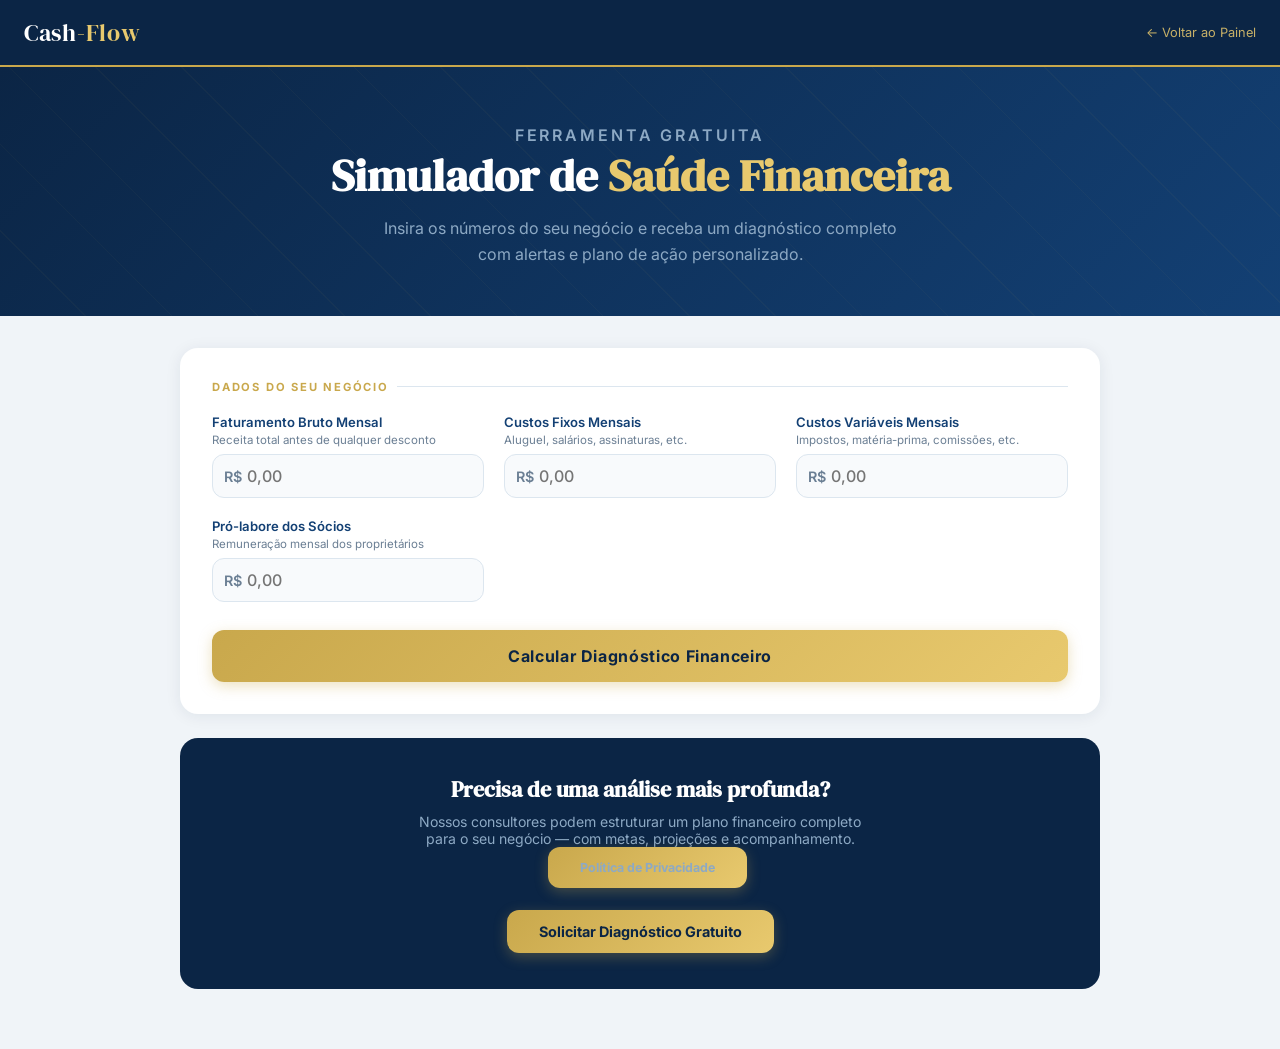
<file: fluxo-de-caixa.html>
<!DOCTYPE html>
<html lang="pt-BR">
<head>
  <meta charset="UTF-8">
  <meta name="viewport" content="width=device-width, initial-scale=1.0">
  <title>Simulador de Saúde Financeira | Cash-Flow</title>
  <style>
    @import url('https://fonts.googleapis.com/css2?family=Inter:wght@300;400;500;600;700&family=DM+Serif+Display&display=swap');

    :root {
      --navy:       #0b2545;
      --navy-mid:   #134074;
      --navy-light: #1a5276;
      --gold:       #c9a84c;
      --gold-light: #e8c96e;
      --gold-pale:  #fdf6e3;
      --green:      #1a7a4a;
      --green-bg:   #eafaf1;
      --red:        #c0392b;
      --red-bg:     #fdf0ee;
      --amber:      #d4820a;
      --amber-bg:   #fef9ee;
      --surface:    #ffffff;
      --bg:         #f0f4f8;
      --text:       #1c2b3a;
      --muted:      #6b7f94;
      --border:     #dce6ef;
      --radius:     12px;
      --radius-lg:  18px;
    }

    *, *::before, *::after { box-sizing: border-box; margin: 0; padding: 0; }

    body {
      font-family: 'Inter', sans-serif;
      background: var(--bg);
      color: var(--text);
      min-height: 100vh;
    }

    /* ── Header ── */
    .site-header {
      background: var(--navy);
      padding: 16px 24px;
      display: flex;
      align-items: center;
      justify-content: space-between;
      border-bottom: 2px solid var(--gold);
    }
    .site-header .brand {
      font-family: 'DM Serif Display', serif;
      font-size: 1.5rem;
      color: #fff;
      text-decoration: none;
      letter-spacing: 0.03em;
    }
    .site-header .brand span { color: var(--gold-light); }
    .back-link {
      font-size: 0.8rem;
      color: var(--gold-light);
      text-decoration: none;
      opacity: 0.85;
      transition: opacity 0.2s;
    }
    .back-link:hover { opacity: 1; }

    /* ── Hero ── */
    .hero {
      background: linear-gradient(135deg, var(--navy) 0%, var(--navy-mid) 100%);
      text-align: center;
      padding: 56px 24px 48px;
      position: relative;
      overflow: hidden;
    }
    .hero::before {
      content: '';
      position: absolute;
      inset: 0;
      background: repeating-linear-gradient(
        45deg,
        transparent,
        transparent 60px,
        rgba(201,168,76,0.04) 60px,
        rgba(201,168,76,0.04) 61px
      );
    }
    .hero-eyebrow {
      font-size: 0.72rem;
      font-weight: 600;
      letter-spacing: 0.18em;
      text-transform: uppercase;
      color: var(--gold-light);
      margin-bottom: 14px;
      position: relative;
    }
    .hero h1 {
      font-family: 'DM Serif Display', serif;
      font-size: clamp(1.8rem, 4vw, 2.8rem);
      color: #fff;
      line-height: 1.2;
      margin-bottom: 14px;
      position: relative;
    }
    .hero h1 em {
      font-style: normal;
      color: var(--gold-light);
    }
    .hero p {
      color: #8da9c4;
      font-size: 1rem;
      max-width: 520px;
      margin: 0 auto;
      line-height: 1.6;
      position: relative;
    }

    /* ── Layout ── */
    .container {
      max-width: 960px;
      margin: 0 auto;
      padding: 32px 20px 60px;
    }

    /* ── Card ── */
    .card {
      background: var(--surface);
      border-radius: var(--radius-lg);
      box-shadow: 0 2px 16px rgba(11,37,69,0.08);
      padding: 32px;
      margin-bottom: 24px;
    }
    .card-title {
      font-size: 0.7rem;
      font-weight: 700;
      letter-spacing: 0.16em;
      text-transform: uppercase;
      color: var(--gold);
      margin-bottom: 20px;
      display: flex;
      align-items: center;
      gap: 8px;
    }
    .card-title::after {
      content: '';
      flex: 1;
      height: 1px;
      background: var(--border);
    }

    /* ── Inputs ── */
    .input-grid {
      display: grid;
      grid-template-columns: repeat(auto-fit, minmax(200px, 1fr));
      gap: 20px;
    }
    .input-group {
      display: flex;
      flex-direction: column;
      gap: 7px;
    }
    .input-group label {
      font-size: 0.82rem;
      font-weight: 600;
      color: var(--navy-mid);
    }
    .input-group .hint {
      font-size: 0.72rem;
      color: var(--muted);
      margin-top: -4px;
    }
    .input-wrapper {
      position: relative;
    }
    .input-wrapper span {
      position: absolute;
      left: 12px;
      top: 50%;
      transform: translateY(-50%);
      font-weight: 600;
      font-size: 0.9rem;
      color: var(--muted);
      pointer-events: none;
    }
    .input-wrapper input {
      width: 100%;
      padding: 11px 12px 11px 34px;
      border: 1.5px solid var(--border);
      border-radius: var(--radius);
      font-family: 'Inter', sans-serif;
      font-size: 1rem;
      font-weight: 500;
      color: var(--text);
      background: #f8fafc;
      transition: border-color 0.2s, box-shadow 0.2s;
      appearance: none;
    }
    .input-wrapper input:focus {
      outline: none;
      border-color: var(--gold);
      box-shadow: 0 0 0 3px rgba(201,168,76,0.15);
      background: #fff;
    }

    /* ── Button ── */
    .btn-calcular {
      display: block;
      width: 100%;
      margin-top: 28px;
      padding: 16px;
      background: linear-gradient(135deg, var(--gold) 0%, var(--gold-light) 100%);
      color: var(--navy);
      font-family: 'Inter', sans-serif;
      font-size: 1rem;
      font-weight: 700;
      letter-spacing: 0.04em;
      border: none;
      border-radius: var(--radius);
      cursor: pointer;
      transition: transform 0.15s, box-shadow 0.15s;
      box-shadow: 0 4px 14px rgba(201,168,76,0.35);
    }
    .btn-calcular:hover {
      transform: translateY(-2px);
      box-shadow: 0 6px 20px rgba(201,168,76,0.45);
    }
    .btn-calcular:active { transform: translateY(0); }

    /* ── Results section ── */
    #resultados { display: none; }
    #resultados.visible { display: block; }

    .results-grid {
      display: grid;
      grid-template-columns: repeat(auto-fit, minmax(200px, 1fr));
      gap: 16px;
      margin-bottom: 24px;
    }

    .result-card {
      border-radius: var(--radius);
      padding: 22px 20px;
      position: relative;
      overflow: hidden;
      border: 1.5px solid transparent;
    }
    .result-card.neutral {
      background: #f0f4f8;
      border-color: var(--border);
    }
    .result-card.green {
      background: var(--green-bg);
      border-color: #a3e4c1;
    }
    .result-card.red {
      background: var(--red-bg);
      border-color: #f1a9a0;
    }
    .result-card.amber {
      background: var(--amber-bg);
      border-color: #f5d08a;
    }
    .result-card .rc-label {
      font-size: 0.72rem;
      font-weight: 700;
      letter-spacing: 0.12em;
      text-transform: uppercase;
      color: var(--muted);
      margin-bottom: 8px;
    }
    .result-card .rc-value {
      font-family: 'DM Serif Display', serif;
      font-size: 1.65rem;
      line-height: 1.1;
      color: var(--text);
    }
    .result-card.green .rc-value { color: var(--green); }
    .result-card.red .rc-value { color: var(--red); }
    .result-card.amber .rc-value { color: var(--amber); }
    .result-card .rc-sub {
      font-size: 0.78rem;
      color: var(--muted);
      margin-top: 5px;
    }
    .result-card .rc-icon {
      position: absolute;
      top: 16px;
      right: 16px;
      font-size: 1.4rem;
      opacity: 0.5;
    }

    /* ── Diagnostico ── */
    .diag-header {
      display: flex;
      align-items: center;
      gap: 14px;
      padding: 20px 24px;
      border-radius: var(--radius);
      margin-bottom: 20px;
    }
    .diag-header.green { background: var(--green-bg); border: 1.5px solid #a3e4c1; }
    .diag-header.red   { background: var(--red-bg);   border: 1.5px solid #f1a9a0; }
    .diag-header.amber { background: var(--amber-bg); border: 1.5px solid #f5d08a; }
    .diag-icon { font-size: 2rem; flex-shrink: 0; }
    .diag-header h3 { font-size: 1.05rem; font-weight: 700; margin-bottom: 2px; }
    .diag-header.green h3 { color: var(--green); }
    .diag-header.red   h3 { color: var(--red); }
    .diag-header.amber h3 { color: var(--amber); }
    .diag-header p { font-size: 0.86rem; color: var(--muted); line-height: 1.5; }

    .alerts-list {
      display: flex;
      flex-direction: column;
      gap: 14px;
      margin-bottom: 24px;
    }
    .alert-item {
      display: flex;
      gap: 14px;
      align-items: flex-start;
      padding: 16px 18px;
      border-radius: var(--radius);
      border-left: 4px solid transparent;
    }
    .alert-item.red   { background: var(--red-bg);   border-color: var(--red); }
    .alert-item.amber { background: var(--amber-bg); border-color: var(--amber); }
    .alert-item.green { background: var(--green-bg); border-color: var(--green); }
    .alert-item .ai-icon { font-size: 1.3rem; flex-shrink: 0; margin-top: 1px; }
    .alert-item .ai-title {
      font-size: 0.85rem;
      font-weight: 700;
      margin-bottom: 4px;
    }
    .alert-item.red   .ai-title { color: var(--red); }
    .alert-item.amber .ai-title { color: var(--amber); }
    .alert-item.green .ai-title { color: var(--green); }
    .alert-item .ai-text {
      font-size: 0.82rem;
      color: var(--text);
      line-height: 1.55;
    }

    /* ── Plano de ação ── */
    .plano-title {
      font-size: 0.7rem;
      font-weight: 700;
      letter-spacing: 0.16em;
      text-transform: uppercase;
      color: var(--navy-mid);
      margin-bottom: 14px;
    }
    .steps-list {
      display: flex;
      flex-direction: column;
      gap: 12px;
    }
    .step-item {
      display: flex;
      gap: 14px;
      align-items: flex-start;
      padding: 14px 16px;
      background: #f8fafc;
      border-radius: var(--radius);
      border: 1px solid var(--border);
    }
    .step-num {
      width: 28px;
      height: 28px;
      border-radius: 50%;
      background: var(--navy);
      color: var(--gold-light);
      font-size: 0.78rem;
      font-weight: 700;
      display: flex;
      align-items: center;
      justify-content: center;
      flex-shrink: 0;
    }
    .step-text {
      font-size: 0.84rem;
      color: var(--text);
      line-height: 1.55;
    }
    .step-text strong { color: var(--navy-mid); }

    /* ── Gauge bar ── */
    .gauge-section {
      margin-top: 24px;
    }
    .gauge-label {
      display: flex;
      justify-content: space-between;
      font-size: 0.78rem;
      color: var(--muted);
      margin-bottom: 6px;
    }
    .gauge-label span:last-child { font-weight: 700; color: var(--text); }
    .gauge-track {
      height: 10px;
      background: var(--border);
      border-radius: 99px;
      overflow: hidden;
    }
    .gauge-fill {
      height: 100%;
      border-radius: 99px;
      transition: width 0.8s cubic-bezier(0.4, 0, 0.2, 1);
    }
    .gauge-fill.green { background: linear-gradient(90deg, #27ae60, #2ecc71); }
    .gauge-fill.amber { background: linear-gradient(90deg, #e67e22, #f39c12); }
    .gauge-fill.red   { background: linear-gradient(90deg, #c0392b, #e74c3c); }

    /* ── Footer ── */
    .cta-footer {
      background: var(--navy);
      border-radius: var(--radius-lg);
      padding: 36px 32px;
      text-align: center;
      margin-top: 24px;
    }
    .cta-footer h3 {
      font-family: 'DM Serif Display', serif;
      font-size: 1.4rem;
      color: #fff;
      margin-bottom: 8px;
    }
    .cta-footer p {
      color: #8da9c4;
      font-size: 0.88rem;
      margin-bottom: 22px;
      max-width: 460px;
      margin-left: auto;
      margin-right: auto;
    }
    .cta-footer a {
      display: inline-block;
      padding: 13px 32px;
      background: linear-gradient(135deg, var(--gold), var(--gold-light));
      color: var(--navy);
      font-weight: 700;
      font-size: 0.9rem;
      border-radius: var(--radius);
      text-decoration: none;
      transition: transform 0.15s, box-shadow 0.15s;
      box-shadow: 0 4px 14px rgba(201,168,76,0.3);
    }
    .cta-footer a:hover {
      transform: translateY(-2px);
      box-shadow: 0 6px 20px rgba(201,168,76,0.4);
    }

    /* ── Responsive ── */
    @media (max-width: 600px) {
      .card { padding: 22px 18px; }
      .hero  { padding: 40px 20px 36px; }
      .cta-footer { padding: 28px 20px; }
    }
  </style>
</head>
<body>

  <header class="site-header">
    <a href="index.html" class="brand">Cash<span>-Flow</span></a>
    <a href="index.html" class="back-link">← Voltar ao Painel</a>
  </header>

  <section class="hero">
    <p class="hero-eyebrow">Ferramenta Gratuita</p>
    <h1>Simulador de <em>Saúde Financeira</em></h1>
    <p>Insira os números do seu negócio e receba um diagnóstico completo com alertas e plano de ação personalizado.</p>
  </section>

  <div class="container">

    <!-- INPUTS -->
    <div class="card">
      <div class="card-title">Dados do seu negócio</div>
      <div class="input-grid">

        <div class="input-group">
          <label for="faturamento">Faturamento Bruto Mensal</label>
          <p class="hint">Receita total antes de qualquer desconto</p>
          <div class="input-wrapper">
            <span>R$</span>
            <input type="number" id="faturamento" placeholder="0,00" min="0" step="100">
          </div>
        </div>

        <div class="input-group">
          <label for="custos-fixos">Custos Fixos Mensais</label>
          <p class="hint">Aluguel, salários, assinaturas, etc.</p>
          <div class="input-wrapper">
            <span>R$</span>
            <input type="number" id="custos-fixos" placeholder="0,00" min="0" step="100">
          </div>
        </div>

        <div class="input-group">
          <label for="custos-variaveis">Custos Variáveis Mensais</label>
          <p class="hint">Impostos, matéria-prima, comissões, etc.</p>
          <div class="input-wrapper">
            <span>R$</span>
            <input type="number" id="custos-variaveis" placeholder="0,00" min="0" step="100">
          </div>
        </div>

        <div class="input-group">
          <label for="prolabore">Pró-labore dos Sócios</label>
          <p class="hint">Remuneração mensal dos proprietários</p>
          <div class="input-wrapper">
            <span>R$</span>
            <input type="number" id="prolabore" placeholder="0,00" min="0" step="100">
          </div>
        </div>

      </div>
      <button class="btn-calcular" onclick="calcular()">Calcular Diagnóstico Financeiro</button>
    </div>

    <!-- RESULTADOS -->
    <div id="resultados">

      <!-- KPIs -->
      <div class="card">
        <div class="card-title">Resultado do Diagnóstico</div>
        <div class="results-grid" id="kpi-grid">
          <!-- preenchido via JS -->
        </div>

        <!-- Gauge: margem de lucro -->
        <div class="gauge-section">
          <div class="gauge-label">
            <span>Margem de Lucro Líquido</span>
            <span id="gauge-label-val">0%</span>
          </div>
          <div class="gauge-track">
            <div class="gauge-fill" id="gauge-fill" style="width: 0%"></div>
          </div>
          <div style="display:flex; justify-content:space-between; margin-top:4px;">
            <span style="font-size:0.68rem; color:var(--muted)">Prejuízo</span>
            <span style="font-size:0.68rem; color:var(--muted)">Crítico (10%)</span>
            <span style="font-size:0.68rem; color:var(--muted)">Saudável (20%)</span>
            <span style="font-size:0.68rem; color:var(--muted)">Excelente</span>
          </div>
        </div>
      </div>

      <!-- DIAGNÓSTICO -->
      <div class="card">
        <div class="card-title">Diagnóstico e Plano de Ação</div>
        <div id="diag-header-container"></div>
        <div class="alerts-list" id="alerts-list"></div>
        <div class="plano-title">Passos recomendados</div>
        <div class="steps-list" id="steps-list"></div>
      </div>

    </div>

    <!-- CTA -->
    <div class="cta-footer">
      <h3>Precisa de uma análise mais profunda?</h3>
      <p>Nossos consultores podem estruturar um plano financeiro completo para o seu negócio — com metas, projeções e acompanhamento.
        <a href="privacidade.html" style="color:#8da9c4;font-size:0.78rem;text-decoration:none;margin-left:14px;">Política de Privacidade</a></p>
      <a href="index.html#diagnostico">Solicitar Diagnóstico Gratuito</a>
    </div>

  </div>

  <script>
    function fmt(val) {
      return val.toLocaleString('pt-BR', { style: 'currency', currency: 'BRL' });
    }
    function pct(val) {
      return (val >= 0 ? '+' : '') + val.toFixed(1) + '%';
    }
    function clamp(val, min, max) {
      return Math.min(Math.max(val, min), max);
    }

    function calcular() {
      const fat  = parseFloat(document.getElementById('faturamento').value)     || 0;
      const cf   = parseFloat(document.getElementById('custos-fixos').value)    || 0;
      const cv   = parseFloat(document.getElementById('custos-variaveis').value)|| 0;
      const pl   = parseFloat(document.getElementById('prolabore').value)       || 0;

      if (fat <= 0) {
        alert('Informe o faturamento mensal para calcular o diagnóstico.');
        return;
      }

      // ── Cálculos ──
      const margContrib      = fat - cv;                      // Margem de Contribuição R$
      const margContribPct   = (margContrib / fat) * 100;    // MC %
      const totalCustos      = cf + cv + pl;                  // Total gasto
      const lucroLiq         = fat - totalCustos;             // Lucro / Prejuízo
      const margemLiq        = (lucroLiq / fat) * 100;        // Margem líquida %
      const pctCfSobFat      = (cf / fat) * 100;             // Custo fixo / faturamento
      const pctCvSobFat      = (cv / fat) * 100;             // Custo variável / faturamento
      // Ponto de equilíbrio: CF + PL / MC%
      const pontoEquil       = margContribPct > 0
                                 ? ((cf + pl) / (margContribPct / 100))
                                 : null;

      // ── KPI Cards ──
      const kpiGrid = document.getElementById('kpi-grid');
      kpiGrid.innerHTML = '';

      const cards = [
        {
          label: 'Faturamento Bruto',
          value: fmt(fat),
          sub: '100% da receita',
          color: 'neutral',
          icon: '📊'
        },
        {
          label: 'Margem de Contribuição',
          value: fmt(margContrib),
          sub: margContribPct.toFixed(1) + '% do faturamento',
          color: margContrib >= 0 ? 'green' : 'red',
          icon: '📈'
        },
        {
          label: 'Lucro Líquido',
          value: fmt(lucroLiq),
          sub: margemLiq.toFixed(1) + '% do faturamento',
          color: lucroLiq > 0 ? 'green' : 'red',
          icon: lucroLiq > 0 ? '✅' : '🚨'
        },
        {
          label: 'Ponto de Equilíbrio',
          value: pontoEquil !== null ? fmt(pontoEquil) : '—',
          sub: pontoEquil !== null
            ? (fat >= pontoEquil
                ? 'Você está acima do break-even ✓'
                : `Faltam ${fmt(pontoEquil - fat)} para equilibrar`)
            : 'MC negativa, impossível calcular',
          color: pontoEquil !== null && fat >= pontoEquil ? 'green' : 'amber',
          icon: '⚖️'
        }
      ];

      cards.forEach(c => {
        kpiGrid.innerHTML += `
          <div class="result-card ${c.color}">
            <span class="rc-icon">${c.icon}</span>
            <div class="rc-label">${c.label}</div>
            <div class="rc-value">${c.value}</div>
            <div class="rc-sub">${c.sub}</div>
          </div>`;
      });

      // ── Gauge ──
      const gaugePct = clamp(margemLiq, 0, 40);
      const gaugeNorm = (gaugePct / 40) * 100;
      const gaugeFill = document.getElementById('gauge-fill');
      const gaugeClass = margemLiq < 0 ? 'red' : margemLiq < 10 ? 'red' : margemLiq < 20 ? 'amber' : 'green';
      gaugeFill.className = `gauge-fill ${gaugeClass}`;
      setTimeout(() => { gaugeFill.style.width = gaugeNorm + '%'; }, 100);
      document.getElementById('gauge-label-val').textContent = margemLiq.toFixed(1) + '%';

      // ── Diagnóstico ──
      const diagHeader   = document.getElementById('diag-header-container');
      const alertsList   = document.getElementById('alerts-list');
      const stepsList    = document.getElementById('steps-list');
      alertsList.innerHTML = '';
      stepsList.innerHTML  = '';

      let diagClass, diagIcon, diagTitulo, diagTexto;
      const alerts = [];
      const steps  = [];

      // Status geral
      if (lucroLiq < 0) {
        diagClass  = 'red';
        diagIcon   = '🚨';
        diagTitulo = 'Situação Crítica — Prejuízo Identificado';
        diagTexto  = `Sua empresa está gastando ${fmt(Math.abs(lucroLiq))} a mais do que arrecada. Ação imediata é necessária.`;
      } else if (margemLiq < 10) {
        diagClass  = 'amber';
        diagIcon   = '⚠️';
        diagTitulo = 'Margem Crítica — Risco Elevado';
        diagTexto  = `Você está no positivo, mas com margem de apenas ${margemLiq.toFixed(1)}%. Qualquer oscilação de receita pode gerar prejuízo.`;
      } else if (margemLiq < 20) {
        diagClass  = 'amber';
        diagIcon   = '📊';
        diagTitulo = 'Operação Estável — Há Espaço para Crescer';
        diagTexto  = `Margem de ${margemLiq.toFixed(1)}% é funcional, mas abaixo do ideal para reinvestimento e segurança financeira.`;
      } else {
        diagClass  = 'green';
        diagIcon   = '🏆';
        diagTitulo = 'Saúde Financeira Excelente!';
        diagTexto  = `Margem de ${margemLiq.toFixed(1)}% indica uma operação lucrativa e com base sólida para crescer.`;
      }

      diagHeader.innerHTML = `
        <div class="diag-header ${diagClass}">
          <div class="diag-icon">${diagIcon}</div>
          <div>
            <h3>${diagTitulo}</h3>
            <p>${diagTexto}</p>
          </div>
        </div>`;

      // ── Alertas condicionais ──

      // 1. Prejuízo
      if (lucroLiq < 0) {
        const faltaPct = pontoEquil ? (((pontoEquil - fat) / fat) * 100).toFixed(1) : null;
        alerts.push({
          color: 'red',
          icon: '🚨',
          title: 'Prejuízo Operacional',
          text: `Deficit de ${fmt(Math.abs(lucroLiq))} por mês.`
            + (faltaPct ? ` Você precisa aumentar o faturamento em <strong>${faltaPct}%</strong> ou cortar custos no mesmo valor para atingir o equilíbrio.` : '')
        });
        steps.push(`<strong>Emergência:</strong> Mapeie todos os custos e elimine os 3 maiores gastos não-essenciais imediatamente — foque em contratos, assinaturas e despesas administrativas.`);
        steps.push(`<strong>Faturamento:</strong> Crie uma oferta de entrada (produto ou serviço menor) para gerar caixa rápido nos próximos 30 dias.`);
        steps.push(`<strong>Negociação:</strong> Renegocie prazos com fornecedores e priorize o recebimento antecipado de clientes — ofereça 3–5% de desconto para pagamento à vista.`);
      }

      // 2. Margem de lucro < 10%
      if (margemLiq >= 0 && margemLiq < 10) {
        const aumento = (10 - margemLiq).toFixed(1);
        alerts.push({
          color: 'red',
          icon: '📉',
          title: 'Alerta: Margem de Lucro Crítica',
          text: `Margem de <strong>${margemLiq.toFixed(1)}%</strong> — abaixo de 10% há altíssimo risco operacional. Meta imediata: atingir pelo menos 10%. Para isso, reduza custos variáveis em <strong>${(aumento / 2).toFixed(1)}%</strong> e reajuste preços em <strong>${(aumento / 2).toFixed(1)}%</strong>.`
        });
        if (steps.length === 0) {
          steps.push(`<strong>Revisão de preços:</strong> Calcule o preço mínimo viável para cada produto/serviço com pelo menos 15% de margem. Reajuste os itens mais vendidos primeiro.`);
          steps.push(`<strong>Corte de custos variáveis:</strong> Analise fornecedores, renegocie contratos e busque alternativas para reduzir o custo variável em pelo menos <strong>${(aumento).toFixed(1)}%</strong>.`);
          steps.push(`<strong>Mix de vendas:</strong> Identifique os produtos/serviços com maior margem e concentre esforços de vendas neles.`);
        }
      }

      // 3. Custo fixo > 30% do faturamento
      if (pctCfSobFat > 30) {
        alerts.push({
          color: 'amber',
          icon: '🏗️',
          title: `Estrutura Pesada — Custo Fixo em ${pctCfSobFat.toFixed(1)}% do Faturamento`,
          text: `Custos fixos acima de 30% comprometem a flexibilidade do negócio. Recomendado: reduzir contratos fixos em <strong>10%</strong> para liberar ${fmt(cf * 0.10)} por mês.`
        });
        if (steps.length < 3) {
          steps.push(`<strong>Auditoria de custos fixos:</strong> Liste cada custo fixo e questione se ele pode ser variabilizado, terceirizado ou eliminado — mira de corte: 10% do total fixo.`);
        }
      }

      // 4. Custo variável > 50% do faturamento
      if (pctCvSobFat > 50) {
        alerts.push({
          color: 'amber',
          icon: '⚙️',
          title: `Custos Variáveis Elevados — ${pctCvSobFat.toFixed(1)}% do Faturamento`,
          text: `Mais da metade da receita vai para custos variáveis, deixando pouca margem de contribuição. Revise a precificação e a cadeia de fornecimento.`
        });
      }

      // 5. Pró-labore > 20% do faturamento
      if ((pl / fat) * 100 > 20) {
        alerts.push({
          color: 'amber',
          icon: '👤',
          title: `Pró-labore Alto — ${((pl / fat) * 100).toFixed(1)}% do Faturamento`,
          text: `O pró-labore está comprometendo a rentabilidade. O ideal é manter abaixo de 15–20% enquanto o negócio escala. Considere um plano gradual de ajuste.`
        });
      }

      // 6. Lucro > 20% — parabéns
      if (margemLiq >= 20) {
        alerts.push({
          color: 'green',
          icon: '🚀',
          title: 'Negócio Saudável — Hora de Escalar',
          text: `Margem de <strong>${margemLiq.toFixed(1)}%</strong> está acima do benchmark. Você tem base para reinvestir com segurança.`
        });
        steps.push(`<strong>Reserva estratégica:</strong> Destine pelo menos <strong>3 meses</strong> de custos fixos (${fmt(cf * 3)}) como reserva de emergência antes de qualquer expansão.`);
        steps.push(`<strong>Marketing e aquisição:</strong> Aloque <strong>5–8% do faturamento</strong> (${fmt(fat * 0.06)}/mês) em canais de aquisição escaláveis — tráfego pago, conteúdo ou parcerias estratégicas.`);
        steps.push(`<strong>Reinvestimento operacional:</strong> Com margem saudável, avalie automatizar processos ou contratar para aumentar a capacidade produtiva sem elevar os custos variáveis proporcionalmente.`);
      }

      // Renderizar alertas
      if (alerts.length === 0) {
        alerts.push({
          color: 'green',
          icon: '✅',
          title: 'Nenhum alerta crítico',
          text: 'Seus indicadores estão dentro de parâmetros saudáveis. Continue monitorando mensalmente.'
        });
      }

      alerts.forEach(a => {
        alertsList.innerHTML += `
          <div class="alert-item ${a.color}">
            <div class="ai-icon">${a.icon}</div>
            <div>
              <div class="ai-title">${a.title}</div>
              <div class="ai-text">${a.text}</div>
            </div>
          </div>`;
      });

      if (steps.length === 0) {
        steps.push(`<strong>Monitoramento mensal:</strong> Registre esses números todo mês e acompanhe a evolução das margens.`);
        steps.push(`<strong>Metas de crescimento:</strong> Com base no faturamento atual de ${fmt(fat)}, defina metas de crescimento de 5–10% ao mês.`);
        steps.push(`<strong>Consulte um especialista:</strong> Mesmo com boa saúde financeira, uma consultoria estratégica pode identificar oportunidades de otimização invisíveis nos números.`);
      }

      steps.forEach((s, i) => {
        stepsList.innerHTML += `
          <div class="step-item">
            <div class="step-num">${i + 1}</div>
            <div class="step-text">${s}</div>
          </div>`;
      });

      // Mostrar resultados
      const res = document.getElementById('resultados');
      res.classList.add('visible');
      setTimeout(() => { res.scrollIntoView({ behavior: 'smooth', block: 'start' }); }, 100);
    }
  </script>

</body>
</html>
</file>
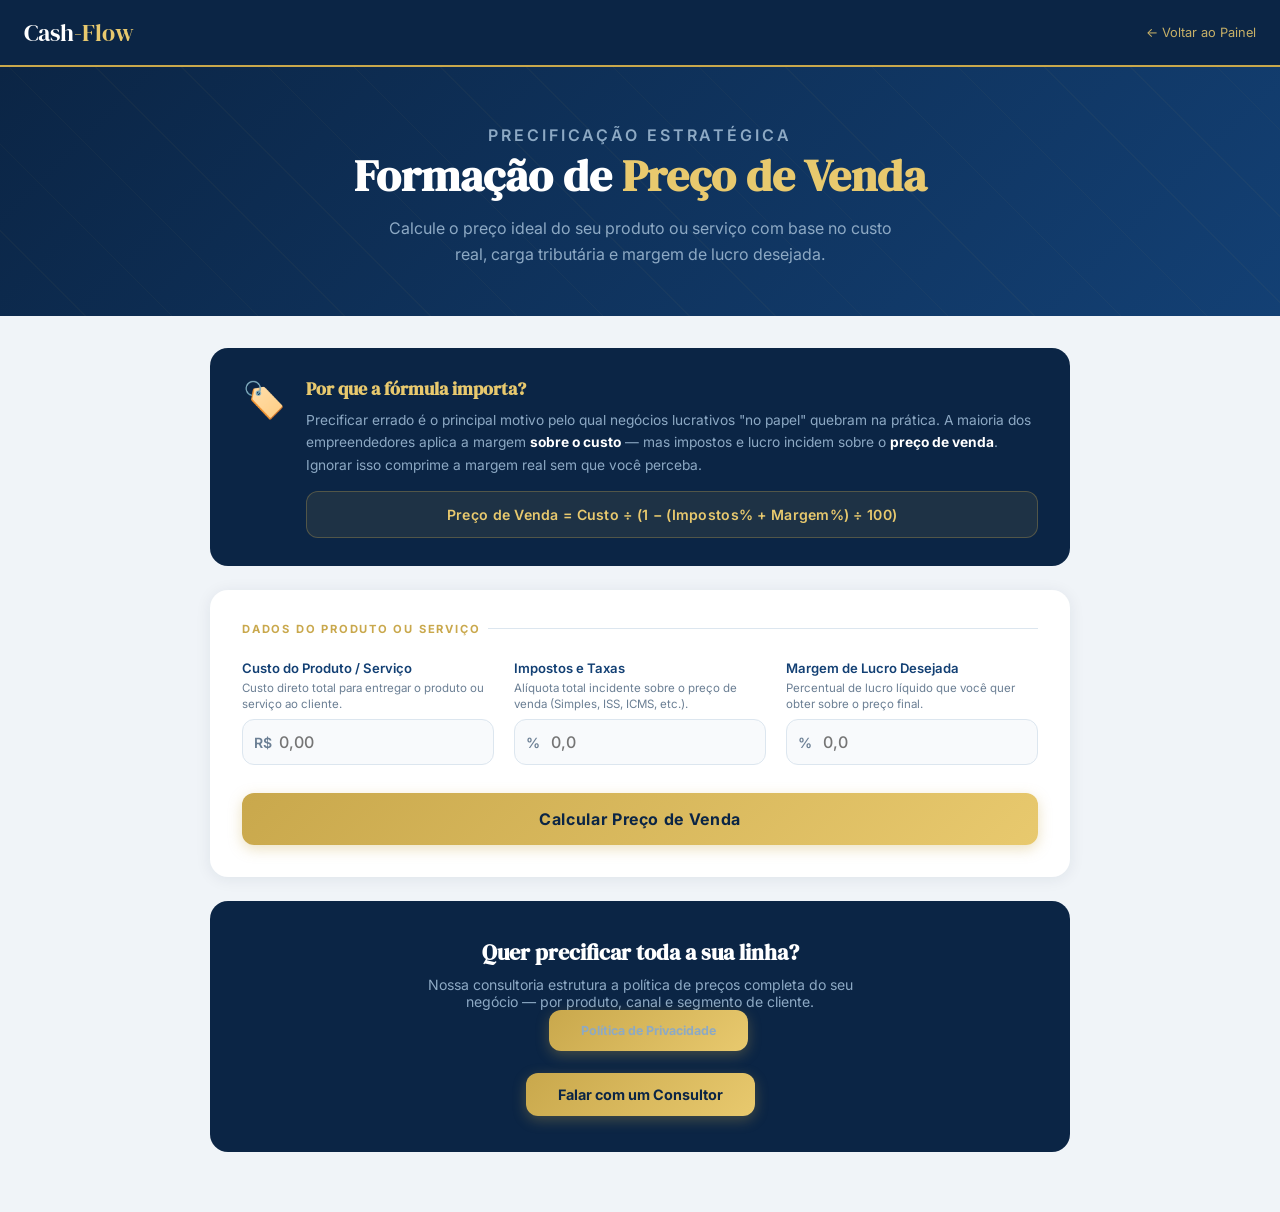
<file: formacao-de-preco.html>
<!DOCTYPE html>
<html lang="pt-BR">
<head>
  <meta charset="UTF-8">
  <meta name="viewport" content="width=device-width, initial-scale=1.0">
  <title>Formação de Preço | Cash-Flow</title>
  <style>
    @import url('https://fonts.googleapis.com/css2?family=Inter:wght@300;400;500;600;700&family=DM+Serif+Display&display=swap');

    :root {
      --navy:       #0b2545;
      --navy-mid:   #134074;
      --gold:       #c9a84c;
      --gold-light: #e8c96e;
      --green:      #1a7a4a;
      --green-bg:   #eafaf1;
      --green-bd:   #a3e4c1;
      --red:        #c0392b;
      --red-bg:     #fdf0ee;
      --red-bd:     #f1a9a0;
      --amber:      #d4820a;
      --amber-bg:   #fef9ee;
      --amber-bd:   #f5d08a;
      --surface:    #ffffff;
      --bg:         #f0f4f8;
      --text:       #1c2b3a;
      --muted:      #6b7f94;
      --border:     #dce6ef;
      --radius:     12px;
      --radius-lg:  18px;
    }

    *, *::before, *::after { box-sizing: border-box; margin: 0; padding: 0; }

    body {
      font-family: 'Inter', sans-serif;
      background: var(--bg);
      color: var(--text);
      min-height: 100vh;
    }

    /* ── Header ── */
    .site-header {
      background: var(--navy);
      padding: 16px 24px;
      display: flex;
      align-items: center;
      justify-content: space-between;
      border-bottom: 2px solid var(--gold);
    }
    .brand {
      font-family: 'DM Serif Display', serif;
      font-size: 1.5rem;
      color: #fff;
      text-decoration: none;
    }
    .brand span { color: var(--gold-light); }
    .back-link {
      font-size: 0.8rem;
      color: var(--gold-light);
      text-decoration: none;
      opacity: 0.85;
      transition: opacity 0.2s;
    }
    .back-link:hover { opacity: 1; }

    /* ── Hero ── */
    .hero {
      background: linear-gradient(135deg, var(--navy) 0%, var(--navy-mid) 100%);
      text-align: center;
      padding: 56px 24px 48px;
      position: relative;
      overflow: hidden;
    }
    .hero::before {
      content: '';
      position: absolute;
      inset: 0;
      background: repeating-linear-gradient(
        45deg, transparent, transparent 60px,
        rgba(201,168,76,0.04) 60px, rgba(201,168,76,0.04) 61px
      );
    }
    .hero-eyebrow {
      font-size: 0.72rem;
      font-weight: 600;
      letter-spacing: 0.18em;
      text-transform: uppercase;
      color: var(--gold-light);
      margin-bottom: 14px;
      position: relative;
    }
    .hero h1 {
      font-family: 'DM Serif Display', serif;
      font-size: clamp(1.8rem, 4vw, 2.8rem);
      color: #fff;
      line-height: 1.2;
      margin-bottom: 14px;
      position: relative;
    }
    .hero h1 em { font-style: normal; color: var(--gold-light); }
    .hero p {
      color: #8da9c4;
      font-size: 1rem;
      max-width: 520px;
      margin: 0 auto;
      line-height: 1.6;
      position: relative;
    }

    /* ── Layout ── */
    .container {
      max-width: 900px;
      margin: 0 auto;
      padding: 32px 20px 60px;
    }

    /* ── Conceito box ── */
    .conceito {
      background: var(--navy);
      border-radius: var(--radius-lg);
      padding: 28px 32px;
      margin-bottom: 24px;
      display: flex;
      gap: 20px;
      align-items: flex-start;
    }
    .conceito-icon { font-size: 2.2rem; flex-shrink: 0; margin-top: 2px; }
    .conceito h2 {
      font-family: 'DM Serif Display', serif;
      font-size: 1.15rem;
      color: var(--gold-light);
      margin-bottom: 8px;
    }
    .conceito p {
      font-size: 0.86rem;
      color: #8da9c4;
      line-height: 1.65;
    }
    .conceito strong { color: #fff; }
    .formula-box {
      background: rgba(201,168,76,0.1);
      border: 1px solid rgba(201,168,76,0.3);
      border-radius: var(--radius);
      padding: 14px 20px;
      margin-top: 14px;
      font-size: 0.88rem;
      color: var(--gold-light);
      font-weight: 600;
      letter-spacing: 0.02em;
      text-align: center;
    }

    /* ── Card ── */
    .card {
      background: var(--surface);
      border-radius: var(--radius-lg);
      box-shadow: 0 2px 16px rgba(11,37,69,0.08);
      padding: 32px;
      margin-bottom: 24px;
    }
    .card-title {
      font-size: 0.7rem;
      font-weight: 700;
      letter-spacing: 0.16em;
      text-transform: uppercase;
      color: var(--gold);
      margin-bottom: 24px;
      display: flex;
      align-items: center;
      gap: 8px;
    }
    .card-title::after {
      content: '';
      flex: 1;
      height: 1px;
      background: var(--border);
    }

    /* ── Inputs ── */
    .input-grid {
      display: grid;
      grid-template-columns: 1fr 1fr 1fr;
      gap: 20px;
    }
    @media (max-width: 640px) { .input-grid { grid-template-columns: 1fr; } }

    .input-group {
      display: flex;
      flex-direction: column;
      gap: 7px;
    }
    .input-group label {
      font-size: 0.82rem;
      font-weight: 600;
      color: var(--navy-mid);
    }
    .input-group .hint {
      font-size: 0.72rem;
      color: var(--muted);
      margin-top: -3px;
      line-height: 1.4;
    }
    .input-wrapper { position: relative; }
    .input-wrapper .prefix {
      position: absolute;
      left: 12px;
      top: 50%;
      transform: translateY(-50%);
      font-weight: 600;
      font-size: 0.88rem;
      color: var(--muted);
      pointer-events: none;
    }
    .input-wrapper input {
      width: 100%;
      padding: 12px 12px 12px 36px;
      border: 1.5px solid var(--border);
      border-radius: var(--radius);
      font-family: 'Inter', sans-serif;
      font-size: 1rem;
      font-weight: 500;
      color: var(--text);
      background: #f8fafc;
      transition: border-color 0.2s, box-shadow 0.2s;
      appearance: none;
    }
    .input-wrapper input:focus {
      outline: none;
      border-color: var(--gold);
      box-shadow: 0 0 0 3px rgba(201,168,76,0.15);
      background: #fff;
    }

    .btn-calcular {
      display: block;
      width: 100%;
      margin-top: 28px;
      padding: 16px;
      background: linear-gradient(135deg, var(--gold) 0%, var(--gold-light) 100%);
      color: var(--navy);
      font-family: 'Inter', sans-serif;
      font-size: 1rem;
      font-weight: 700;
      letter-spacing: 0.04em;
      border: none;
      border-radius: var(--radius);
      cursor: pointer;
      transition: transform 0.15s, box-shadow 0.15s;
      box-shadow: 0 4px 14px rgba(201,168,76,0.35);
    }
    .btn-calcular:hover { transform: translateY(-2px); box-shadow: 0 6px 20px rgba(201,168,76,0.45); }
    .btn-calcular:active { transform: translateY(0); }

    /* ── Resultado ── */
    #resultado { display: none; }
    #resultado.visible { display: block; }

    /* Destaque principal */
    .preco-destaque {
      display: grid;
      grid-template-columns: 1fr 1fr;
      gap: 16px;
      margin-bottom: 24px;
    }
    @media (max-width: 560px) { .preco-destaque { grid-template-columns: 1fr; } }

    .pd-card {
      border-radius: var(--radius-lg);
      padding: 32px 28px;
      text-align: center;
      border: 2px solid transparent;
    }
    .pd-card.preco {
      background: var(--navy);
      border-color: var(--gold);
    }
    .pd-card.lucro {
      background: var(--green-bg);
      border-color: var(--green-bd);
    }
    .pd-card .pd-label {
      font-size: 0.68rem;
      font-weight: 700;
      letter-spacing: 0.16em;
      text-transform: uppercase;
      margin-bottom: 10px;
    }
    .pd-card.preco .pd-label { color: var(--gold); }
    .pd-card.lucro .pd-label { color: var(--green); }
    .pd-card .pd-value {
      font-family: 'DM Serif Display', serif;
      font-size: clamp(2rem, 5vw, 2.8rem);
      line-height: 1.1;
      margin-bottom: 8px;
    }
    .pd-card.preco .pd-value { color: var(--gold-light); }
    .pd-card.lucro .pd-value { color: var(--green); }
    .pd-card .pd-sub {
      font-size: 0.8rem;
    }
    .pd-card.preco .pd-sub { color: #8da9c4; }
    .pd-card.lucro .pd-sub { color: var(--muted); }

    /* KPI breakdown */
    .kpi-row {
      display: grid;
      grid-template-columns: repeat(4, 1fr);
      gap: 12px;
      margin-bottom: 24px;
    }
    @media (max-width: 640px) { .kpi-row { grid-template-columns: 1fr 1fr; } }

    .kpi-mini {
      background: var(--surface);
      border-radius: var(--radius);
      padding: 16px 14px;
      border: 1.5px solid var(--border);
      box-shadow: 0 1px 6px rgba(11,37,69,0.05);
    }
    .kpi-mini .km-label {
      font-size: 0.65rem;
      font-weight: 700;
      letter-spacing: 0.12em;
      text-transform: uppercase;
      color: var(--muted);
      margin-bottom: 6px;
    }
    .kpi-mini .km-value {
      font-family: 'DM Serif Display', serif;
      font-size: 1.2rem;
      color: var(--navy-mid);
    }
    .kpi-mini .km-sub {
      font-size: 0.7rem;
      color: var(--muted);
      margin-top: 3px;
    }

    /* Barra de composição */
    .composicao-section {
      background: var(--surface);
      border-radius: var(--radius-lg);
      padding: 28px;
      margin-bottom: 24px;
      box-shadow: 0 2px 16px rgba(11,37,69,0.06);
    }
    .comp-title {
      font-size: 0.7rem;
      font-weight: 700;
      letter-spacing: 0.16em;
      text-transform: uppercase;
      color: var(--gold);
      margin-bottom: 20px;
      display: flex;
      align-items: center;
      gap: 8px;
    }
    .comp-title::after { content: ''; flex: 1; height: 1px; background: var(--border); }

    .comp-bar-track {
      height: 28px;
      border-radius: 8px;
      overflow: hidden;
      display: flex;
      margin-bottom: 16px;
    }
    .comp-seg {
      height: 100%;
      transition: width 0.8s cubic-bezier(0.4,0,0.2,1);
      display: flex;
      align-items: center;
      justify-content: center;
      font-size: 0.7rem;
      font-weight: 700;
      color: #fff;
      overflow: hidden;
      white-space: nowrap;
    }
    .comp-seg.custo   { background: var(--navy-mid); }
    .comp-seg.imposto { background: var(--amber); }
    .comp-seg.lucro   { background: var(--green); }

    .comp-legend {
      display: flex;
      gap: 20px;
      flex-wrap: wrap;
    }
    .comp-legend-item {
      display: flex;
      align-items: center;
      gap: 8px;
      font-size: 0.8rem;
      color: var(--text);
    }
    .comp-dot {
      width: 12px;
      height: 12px;
      border-radius: 3px;
      flex-shrink: 0;
    }
    .comp-dot.custo   { background: var(--navy-mid); }
    .comp-dot.imposto { background: var(--amber); }
    .comp-dot.lucro   { background: var(--green); }

    /* Alertas */
    .alert-item {
      display: flex;
      gap: 14px;
      align-items: flex-start;
      padding: 16px 18px;
      border-radius: var(--radius);
      border-left: 4px solid transparent;
      margin-bottom: 12px;
    }
    .alert-item:last-child { margin-bottom: 0; }
    .alert-item.green { background: var(--green-bg); border-color: var(--green); }
    .alert-item.amber { background: var(--amber-bg); border-color: var(--amber); }
    .alert-item.red   { background: var(--red-bg);   border-color: var(--red); }
    .alert-item .ai-icon { font-size: 1.3rem; flex-shrink: 0; margin-top: 1px; }
    .alert-item .ai-title { font-size: 0.85rem; font-weight: 700; margin-bottom: 4px; }
    .alert-item.green .ai-title { color: var(--green); }
    .alert-item.amber .ai-title { color: var(--amber); }
    .alert-item.red   .ai-title { color: var(--red); }
    .alert-item .ai-text { font-size: 0.82rem; color: var(--text); line-height: 1.55; }

    /* CTA */
    .cta-footer {
      background: var(--navy);
      border-radius: var(--radius-lg);
      padding: 36px 32px;
      text-align: center;
      margin-top: 24px;
    }
    .cta-footer h3 {
      font-family: 'DM Serif Display', serif;
      font-size: 1.4rem;
      color: #fff;
      margin-bottom: 8px;
    }
    .cta-footer p {
      color: #8da9c4;
      font-size: 0.88rem;
      margin-bottom: 22px;
      max-width: 460px;
      margin-left: auto;
      margin-right: auto;
    }
    .cta-footer a {
      display: inline-block;
      padding: 13px 32px;
      background: linear-gradient(135deg, var(--gold), var(--gold-light));
      color: var(--navy);
      font-weight: 700;
      font-size: 0.9rem;
      border-radius: var(--radius);
      text-decoration: none;
      transition: transform 0.15s, box-shadow 0.15s;
      box-shadow: 0 4px 14px rgba(201,168,76,0.3);
    }
    .cta-footer a:hover { transform: translateY(-2px); }

    @media (max-width: 600px) {
      .card { padding: 22px 18px; }
      .conceito { flex-direction: column; gap: 12px; }
      .composicao-section { padding: 20px 18px; }
    }
  </style>
</head>
<body>

  <header class="site-header">
    <a href="index.html" class="brand">Cash<span>-Flow</span></a>
    <a href="index.html" class="back-link">← Voltar ao Painel</a>
  </header>

  <section class="hero">
    <p class="hero-eyebrow">Precificação Estratégica</p>
    <h1>Formação de <em>Preço de Venda</em></h1>
    <p>Calcule o preço ideal do seu produto ou serviço com base no custo real, carga tributária e margem de lucro desejada.</p>
  </section>

  <div class="container">

    <!-- O que é -->
    <div class="conceito">
      <div class="conceito-icon">🏷️</div>
      <div>
        <h2>Por que a fórmula importa?</h2>
        <p>
          Precificar errado é o principal motivo pelo qual negócios lucrativos "no papel" quebram na prática.
          A maioria dos empreendedores aplica a margem <strong>sobre o custo</strong> — mas impostos e lucro
          incidem sobre o <strong>preço de venda</strong>. Ignorar isso comprime a margem real sem que você perceba.
        </p>
        <div class="formula-box">
          Preço de Venda = Custo ÷ (1 − (Impostos% + Margem%) ÷ 100)
        </div>
      </div>
    </div>

    <!-- Calculadora -->
    <div class="card">
      <div class="card-title">Dados do produto ou serviço</div>
      <div class="input-grid">

        <div class="input-group">
          <label for="custo">Custo do Produto / Serviço</label>
          <p class="hint">Custo direto total para entregar o produto ou serviço ao cliente.</p>
          <div class="input-wrapper">
            <span class="prefix">R$</span>
            <input type="number" id="custo" placeholder="0,00" min="0.01" step="0.01">
          </div>
        </div>

        <div class="input-group">
          <label for="impostos">Impostos e Taxas</label>
          <p class="hint">Alíquota total incidente sobre o preço de venda (Simples, ISS, ICMS, etc.).</p>
          <div class="input-wrapper">
            <span class="prefix">%</span>
            <input type="number" id="impostos" placeholder="0,0" min="0" max="99" step="0.1">
          </div>
        </div>

        <div class="input-group">
          <label for="margem">Margem de Lucro Desejada</label>
          <p class="hint">Percentual de lucro líquido que você quer obter sobre o preço final.</p>
          <div class="input-wrapper">
            <span class="prefix">%</span>
            <input type="number" id="margem" placeholder="0,0" min="0.1" max="99" step="0.5">
          </div>
        </div>

      </div>
      <button class="btn-calcular" onclick="calcular()">Calcular Preço de Venda</button>
    </div>

    <!-- Resultado -->
    <div id="resultado">

      <!-- Destaques principais -->
      <div class="preco-destaque">
        <div class="pd-card preco">
          <div class="pd-label">Preço de Venda Ideal</div>
          <div class="pd-value" id="res-preco">—</div>
          <div class="pd-sub" id="res-preco-sub">—</div>
        </div>
        <div class="pd-card lucro">
          <div class="pd-label">Lucro Líquido por Venda</div>
          <div class="pd-value" id="res-lucro">—</div>
          <div class="pd-sub" id="res-lucro-sub">—</div>
        </div>
      </div>

      <!-- KPI breakdown -->
      <div class="kpi-row">
        <div class="kpi-mini">
          <div class="km-label">Custo</div>
          <div class="km-value" id="kpi-custo">—</div>
          <div class="km-sub" id="kpi-custo-pct">— do preço</div>
        </div>
        <div class="kpi-mini">
          <div class="km-label">Impostos em R$</div>
          <div class="km-value" id="kpi-impostos">—</div>
          <div class="km-sub" id="kpi-impostos-pct">— sobre o preço</div>
        </div>
        <div class="kpi-mini">
          <div class="km-label">Lucro em R$</div>
          <div class="km-value" id="kpi-lucro">—</div>
          <div class="km-sub" id="kpi-lucro-pct">— sobre o preço</div>
        </div>
        <div class="kpi-mini">
          <div class="km-label">Markup Aplicado</div>
          <div class="km-value" id="kpi-markup">—</div>
          <div class="km-sub">sobre o custo</div>
        </div>
      </div>

      <!-- Composição do preço -->
      <div class="composicao-section">
        <div class="comp-title">Composição do Preço de Venda</div>
        <div class="comp-bar-track">
          <div class="comp-seg custo"   id="bar-custo"   style="width:0%"></div>
          <div class="comp-seg imposto" id="bar-imposto" style="width:0%"></div>
          <div class="comp-seg lucro"   id="bar-lucro"   style="width:0%"></div>
        </div>
        <div class="comp-legend">
          <div class="comp-legend-item">
            <div class="comp-dot custo"></div>
            <span>Custo (<span id="leg-custo">—</span>)</span>
          </div>
          <div class="comp-legend-item">
            <div class="comp-dot imposto"></div>
            <span>Impostos (<span id="leg-imposto">—</span>)</span>
          </div>
          <div class="comp-legend-item">
            <div class="comp-dot lucro"></div>
            <span>Lucro (<span id="leg-lucro">—</span>)</span>
          </div>
        </div>
      </div>

      <!-- Análise e alertas -->
      <div class="card">
        <div class="card-title">Análise de Precificação</div>
        <div id="alertas-list"></div>
      </div>

    </div>

    <!-- CTA -->
    <div class="cta-footer">
      <h3>Quer precificar toda a sua linha?</h3>
      <p>Nossa consultoria estrutura a política de preços completa do seu negócio — por produto, canal e segmento de cliente.<a href="privacidade.html" style="color:#8da9c4;font-size:0.78rem;text-decoration:none;margin-left:16px;">Política de Privacidade</a></p>
      <a href="index.html#diagnostico">Falar com um Consultor</a>
    </div>

  </div>

  <script>
    function fmt(val) {
      return val.toLocaleString('pt-BR', { style: 'currency', currency: 'BRL' });
    }
    function fmtPct(val) {
      return val.toFixed(1) + '%';
    }

    function calcular() {
      const custo    = parseFloat(document.getElementById('custo').value)    || 0;
      const impostos = parseFloat(document.getElementById('impostos').value) || 0;
      const margem   = parseFloat(document.getElementById('margem').value)   || 0;

      if (custo <= 0)  { alert('Informe o custo do produto ou serviço.'); return; }
      if (margem <= 0) { alert('Informe a margem de lucro desejada.'); return; }

      const totalPct = impostos + margem;
      if (totalPct >= 100) {
        alert('A soma de impostos e margem não pode atingir 100% — não sobraria nada para cobrir o custo.');
        return;
      }

      // ── Fórmula principal ──
      // Preço = Custo ÷ (1 − (Impostos% + Margem%) / 100)
      const divisor   = 1 - (totalPct / 100);
      const preco     = custo / divisor;
      const lucroReais   = preco * (margem   / 100);
      const impostosReais = preco * (impostos / 100);
      const custoPct  = (custo        / preco) * 100;
      const markup    = ((preco / custo) - 1) * 100;

      // ── Destaques ──
      document.getElementById('res-preco').textContent    = fmt(preco);
      document.getElementById('res-preco-sub').textContent = `Markup de ${fmtPct(markup)} sobre o custo`;
      document.getElementById('res-lucro').textContent    = fmt(lucroReais);
      document.getElementById('res-lucro-sub').textContent = `${fmtPct(margem)} do preço de venda`;

      // ── KPIs ──
      document.getElementById('kpi-custo').textContent        = fmt(custo);
      document.getElementById('kpi-custo-pct').textContent    = fmtPct(custoPct) + ' do preço';
      document.getElementById('kpi-impostos').textContent     = fmt(impostosReais);
      document.getElementById('kpi-impostos-pct').textContent = fmtPct(impostos) + ' sobre o preço';
      document.getElementById('kpi-lucro').textContent        = fmt(lucroReais);
      document.getElementById('kpi-lucro-pct').textContent    = fmtPct(margem) + ' sobre o preço';
      document.getElementById('kpi-markup').textContent       = fmtPct(markup);

      // ── Barra de composição ──
      setTimeout(() => {
        document.getElementById('bar-custo').style.width   = custoPct + '%';
        document.getElementById('bar-imposto').style.width = impostos + '%';
        document.getElementById('bar-lucro').style.width   = margem   + '%';
        // Labels dentro da barra (só se tiver espaço)
        document.getElementById('bar-custo').textContent   = custoPct > 15 ? fmtPct(custoPct)  : '';
        document.getElementById('bar-imposto').textContent = impostos  > 8  ? fmtPct(impostos)  : '';
        document.getElementById('bar-lucro').textContent   = margem    > 8  ? fmtPct(margem)    : '';
      }, 100);
      document.getElementById('leg-custo').textContent   = fmtPct(custoPct);
      document.getElementById('leg-imposto').textContent = fmtPct(impostos);
      document.getElementById('leg-lucro').textContent   = fmtPct(margem);

      // ── Alertas de análise ──
      const alertas = [];

      // Margem < 10%
      if (margem < 10) {
        alertas.push({ color: 'red', icon: '🚨', title: 'Margem de Lucro Muito Baixa',
          text: `${fmtPct(margem)} de margem é insuficiente para absorver variações de custo ou inadimplência. ` +
                `O mínimo recomendado para sustentabilidade é 15%. Para chegar lá, o preço ideal seria ${fmt(custo / (1 - (impostos + 15) / 100))}.`
        });
      } else if (margem < 20) {
        alertas.push({ color: 'amber', icon: '⚠️', title: 'Margem Funcional, mas Estreita',
          text: `${fmtPct(margem)} garante alguma rentabilidade, mas deixa pouca margem de segurança. ` +
                `Com 20% de margem, o preço seria ${fmt(custo / (1 - (impostos + 20) / 100))} — um ajuste de ${fmt(custo / (1 - (impostos + 20) / 100) - preco)}.`
        });
      } else {
        alertas.push({ color: 'green', icon: '✅', title: 'Margem de Lucro Saudável',
          text: `${fmtPct(margem)} de margem é competitivo e sustentável. Você tem espaço para absorver custos inesperados e ainda gerar caixa para reinvestimento.`
        });
      }

      // Impostos altos
      if (impostos > 15) {
        alertas.push({ color: 'amber', icon: '🏛️', title: `Carga Tributária Significativa — ${fmtPct(impostos)}`,
          text: `Tributos representam ${fmt(impostosReais)} em cada venda. Avalie se o regime tributário atual (Simples, Lucro Presumido) é o mais eficiente para o seu volume. Uma revisão com contador pode reduzir essa alíquota.`
        });
      }

      // Custo > 70% do preço
      if (custoPct > 70) {
        alertas.push({ color: 'amber', icon: '⚙️', title: 'Custo Representa Parcela Elevada do Preço',
          text: `O custo consome ${fmtPct(custoPct)} do preço final. Há pouca flexibilidade para descontos ou promoções sem comprometer o resultado. Avalie se é possível reduzir custos diretos ou reposicionar o produto com maior valor percebido.`
        });
      }

      // Markup > 100%
      if (markup > 100) {
        alertas.push({ color: 'green', icon: '🚀', title: `Markup Elevado — ${fmtPct(markup)} sobre o custo`,
          text: `Um markup acima de 100% é típico de produtos/serviços com alto valor percebido ou baixo custo direto. Certifique-se de que o preço final está dentro da realidade competitiva do seu mercado.`
        });
      }

      // Imposto zero
      if (impostos === 0) {
        alertas.push({ color: 'amber', icon: '📋', title: 'Impostos informados como zero',
          text: 'Verifique se o campo de impostos está correto. Mesmo no MEI ou Simples Nacional há tributação. Ignorar os tributos na formação de preço resulta em margem real menor do que a calculada.'
        });
      }

      const lista = document.getElementById('alertas-list');
      lista.innerHTML = alertas.map(a => `
        <div class="alert-item ${a.color}">
          <div class="ai-icon">${a.icon}</div>
          <div>
            <div class="ai-title">${a.title}</div>
            <div class="ai-text">${a.text}</div>
          </div>
        </div>
      `).join('');

      // Exibir
      const res = document.getElementById('resultado');
      res.classList.add('visible');
      setTimeout(() => { res.scrollIntoView({ behavior: 'smooth', block: 'start' }); }, 100);
    }
  </script>

</body>
</html>
</file>
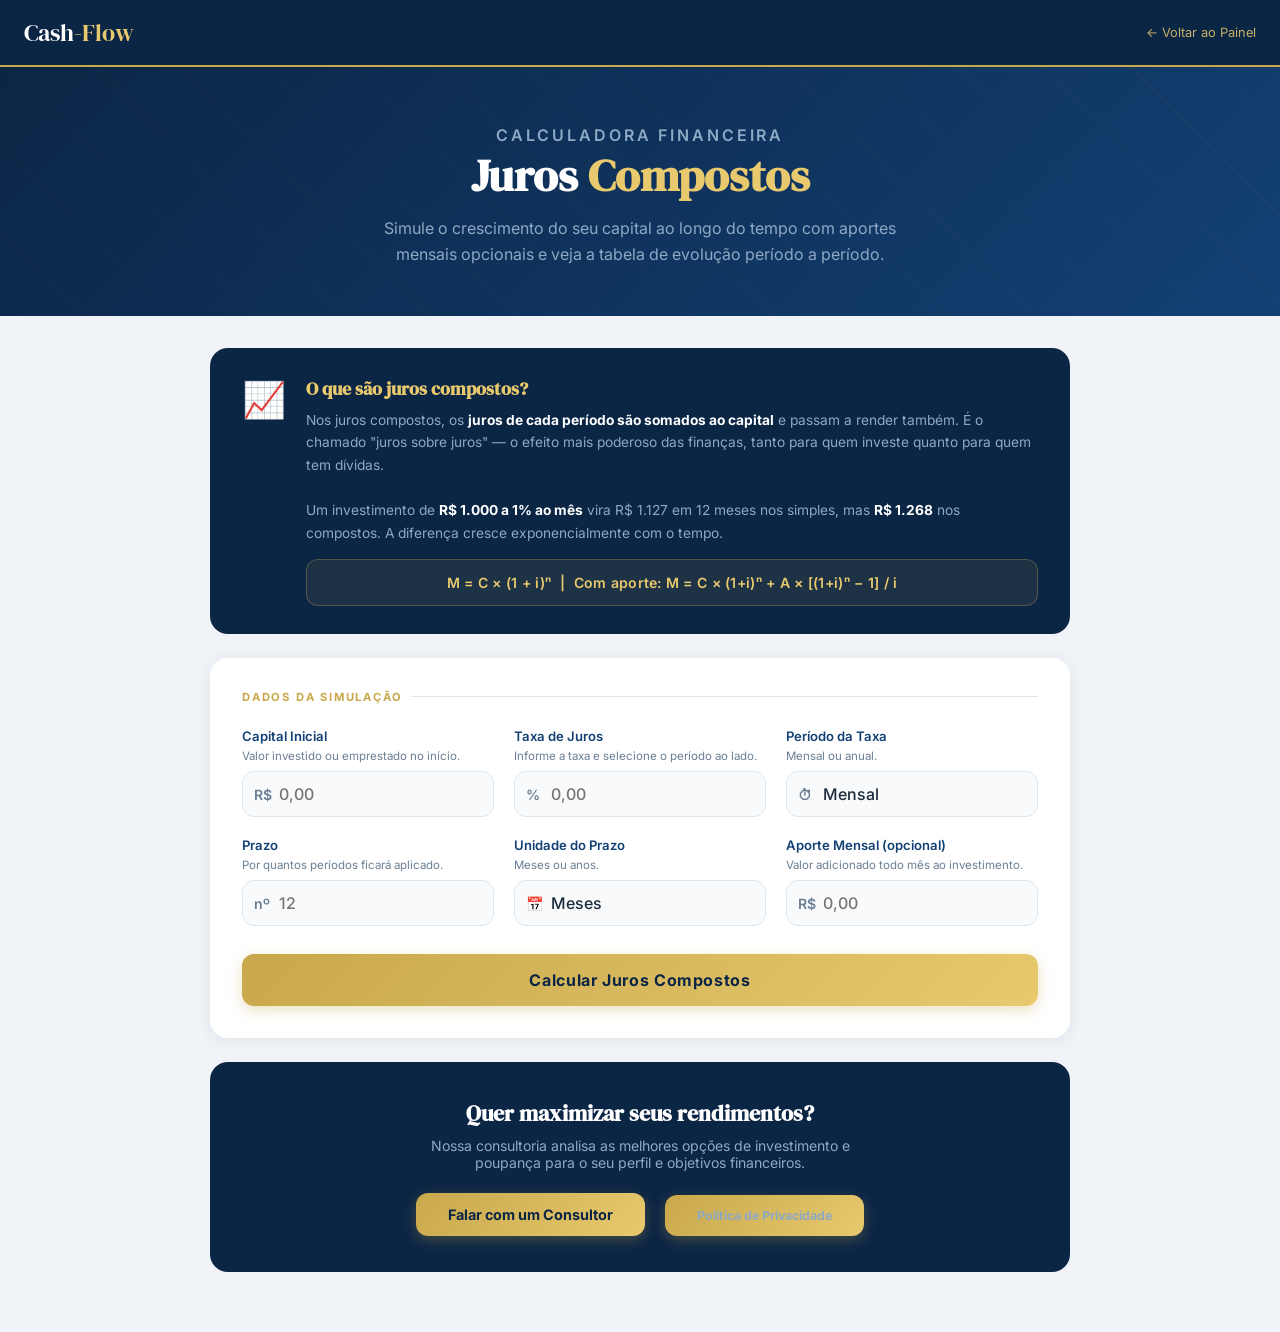
<file: juros-compostos.html>
<!DOCTYPE html>
<html lang="pt-BR">
<head>
  <meta charset="UTF-8">
  <meta name="viewport" content="width=device-width, initial-scale=1.0">
  <title>Juros Compostos | Cash-Flow</title>
  <style>
    @import url('https://fonts.googleapis.com/css2?family=Inter:wght@300;400;500;600;700&family=DM+Serif+Display&display=swap');

    :root {
      --navy:       #0b2545;
      --navy-mid:   #134074;
      --gold:       #c9a84c;
      --gold-light: #e8c96e;
      --green:      #1a7a4a;
      --green-bg:   #eafaf1;
      --green-bd:   #a3e4c1;
      --red:        #c0392b;
      --red-bg:     #fdf0ee;
      --amber:      #d4820a;
      --amber-bg:   #fef9ee;
      --amber-bd:   #f5d08a;
      --surface:    #ffffff;
      --bg:         #f0f4f8;
      --text:       #1c2b3a;
      --muted:      #6b7f94;
      --border:     #dce6ef;
      --radius:     12px;
      --radius-lg:  18px;
    }

    *, *::before, *::after { box-sizing: border-box; margin: 0; padding: 0; }
    body { font-family: 'Inter', sans-serif; background: var(--bg); color: var(--text); min-height: 100vh; }

    .site-header {
      background: var(--navy);
      padding: 16px 24px;
      display: flex; align-items: center; justify-content: space-between;
      border-bottom: 2px solid var(--gold);
    }
    .brand { font-family: 'DM Serif Display', serif; font-size: 1.5rem; color: #fff; text-decoration: none; }
    .brand span { color: var(--gold-light); }
    .back-link { font-size: 0.8rem; color: var(--gold-light); text-decoration: none; opacity: 0.85; transition: opacity 0.2s; }
    .back-link:hover { opacity: 1; }

    .hero {
      background: linear-gradient(135deg, var(--navy) 0%, var(--navy-mid) 100%);
      text-align: center; padding: 56px 24px 48px; position: relative; overflow: hidden;
    }
    .hero::before {
      content: ''; position: absolute; inset: 0;
      background: repeating-linear-gradient(45deg, transparent, transparent 60px, rgba(201,168,76,0.04) 60px, rgba(201,168,76,0.04) 61px);
    }
    .hero-eyebrow { font-size: 0.72rem; font-weight: 600; letter-spacing: 0.18em; text-transform: uppercase; color: var(--gold-light); margin-bottom: 14px; position: relative; }
    .hero h1 { font-family: 'DM Serif Display', serif; font-size: clamp(1.8rem, 4vw, 2.8rem); color: #fff; line-height: 1.2; margin-bottom: 14px; position: relative; }
    .hero h1 em { font-style: normal; color: var(--gold-light); }
    .hero p { color: #8da9c4; font-size: 1rem; max-width: 520px; margin: 0 auto; line-height: 1.6; position: relative; }

    .container { max-width: 900px; margin: 0 auto; padding: 32px 20px 60px; }

    .conceito {
      background: var(--navy); border-radius: var(--radius-lg);
      padding: 28px 32px; margin-bottom: 24px;
      display: flex; gap: 20px; align-items: flex-start;
    }
    .conceito-icon { font-size: 2.2rem; flex-shrink: 0; margin-top: 2px; }
    .conceito h2 { font-family: 'DM Serif Display', serif; font-size: 1.15rem; color: var(--gold-light); margin-bottom: 8px; }
    .conceito p { font-size: 0.86rem; color: #8da9c4; line-height: 1.65; }
    .conceito strong { color: #fff; }
    .formula-box {
      background: rgba(201,168,76,0.1); border: 1px solid rgba(201,168,76,0.3);
      border-radius: var(--radius); padding: 14px 20px; margin-top: 14px;
      font-size: 0.88rem; color: var(--gold-light); font-weight: 600;
      letter-spacing: 0.02em; text-align: center;
    }

    .card {
      background: var(--surface); border-radius: var(--radius-lg);
      box-shadow: 0 2px 16px rgba(11,37,69,0.08); padding: 32px; margin-bottom: 24px;
    }
    .card-title {
      font-size: 0.7rem; font-weight: 700; letter-spacing: 0.16em; text-transform: uppercase;
      color: var(--gold); margin-bottom: 24px; display: flex; align-items: center; gap: 8px;
    }
    .card-title::after { content: ''; flex: 1; height: 1px; background: var(--border); }

    .input-grid { display: grid; grid-template-columns: repeat(auto-fit, minmax(200px, 1fr)); gap: 20px; }

    .input-group { display: flex; flex-direction: column; gap: 7px; }
    .input-group label { font-size: 0.82rem; font-weight: 600; color: var(--navy-mid); }
    .input-group .hint { font-size: 0.72rem; color: var(--muted); margin-top: -3px; line-height: 1.4; }

    .input-wrapper { position: relative; }
    .input-wrapper .prefix {
      position: absolute; left: 12px; top: 50%; transform: translateY(-50%);
      font-weight: 600; font-size: 0.88rem; color: var(--muted); pointer-events: none;
    }
    .input-wrapper input,
    .input-wrapper select {
      width: 100%; padding: 12px 12px 12px 36px;
      border: 1.5px solid var(--border); border-radius: var(--radius);
      font-family: 'Inter', sans-serif; font-size: 1rem; font-weight: 500;
      color: var(--text); background: #f8fafc;
      transition: border-color 0.2s, box-shadow 0.2s; appearance: none;
    }
    .input-wrapper input:focus,
    .input-wrapper select:focus {
      outline: none; border-color: var(--gold);
      box-shadow: 0 0 0 3px rgba(201,168,76,0.15); background: #fff;
    }

    .btn-calcular {
      display: block; width: 100%; margin-top: 28px; padding: 16px;
      background: linear-gradient(135deg, var(--gold) 0%, var(--gold-light) 100%);
      color: var(--navy); font-family: 'Inter', sans-serif; font-size: 1rem;
      font-weight: 700; letter-spacing: 0.04em; border: none; border-radius: var(--radius);
      cursor: pointer; transition: transform 0.15s, box-shadow 0.15s;
      box-shadow: 0 4px 14px rgba(201,168,76,0.35);
    }
    .btn-calcular:hover { transform: translateY(-2px); box-shadow: 0 6px 20px rgba(201,168,76,0.45); }

    #resultado { display: none; }
    #resultado.visible { display: block; }

    /* Destaque principal */
    .resultado-destaque {
      display: grid; grid-template-columns: 1fr 1fr; gap: 16px; margin-bottom: 24px;
    }
    @media (max-width: 560px) { .resultado-destaque { grid-template-columns: 1fr; } }

    .rd-card {
      border-radius: var(--radius-lg); padding: 28px 24px; text-align: center; border: 2px solid transparent;
    }
    .rd-card.montante { background: var(--navy); border-color: var(--gold); }
    .rd-card.juros    { background: var(--green-bg); border-color: var(--green-bd); }
    .rd-label { font-size: 0.68rem; font-weight: 700; letter-spacing: 0.16em; text-transform: uppercase; margin-bottom: 10px; }
    .rd-card.montante .rd-label { color: var(--gold); }
    .rd-card.juros    .rd-label { color: var(--green); }
    .rd-value { font-family: 'DM Serif Display', serif; font-size: clamp(1.8rem, 4vw, 2.6rem); line-height: 1.1; margin-bottom: 6px; }
    .rd-card.montante .rd-value { color: var(--gold-light); }
    .rd-card.juros    .rd-value { color: var(--green); }
    .rd-sub { font-size: 0.8rem; }
    .rd-card.montante .rd-sub { color: #8da9c4; }
    .rd-card.juros    .rd-sub { color: var(--muted); }

    /* KPIs */
    .kpi-row { display: grid; grid-template-columns: repeat(3, 1fr); gap: 12px; margin-bottom: 24px; }
    @media (max-width: 560px) { .kpi-row { grid-template-columns: 1fr; } }

    .kpi-mini {
      background: var(--surface); border-radius: var(--radius); padding: 16px 14px;
      border: 1.5px solid var(--border); box-shadow: 0 1px 6px rgba(11,37,69,0.05);
    }
    .km-label { font-size: 0.65rem; font-weight: 700; letter-spacing: 0.12em; text-transform: uppercase; color: var(--muted); margin-bottom: 6px; }
    .km-value { font-family: 'DM Serif Display', serif; font-size: 1.25rem; color: var(--navy-mid); }
    .km-sub   { font-size: 0.7rem; color: var(--muted); margin-top: 3px; }

    /* Tabela de evolução */
    .table-section { margin-bottom: 24px; }
    .table-header {
      display: flex; justify-content: space-between; align-items: center; margin-bottom: 14px;
    }
    .table-header span { font-size: 0.7rem; font-weight: 700; letter-spacing: 0.14em; text-transform: uppercase; color: var(--gold); }
    .table-wrap { overflow-x: auto; border-radius: var(--radius); border: 1.5px solid var(--border); }
    table { width: 100%; border-collapse: collapse; font-size: 0.82rem; }
    thead th {
      text-align: left; padding: 10px 14px;
      font-size: 0.67rem; font-weight: 700; letter-spacing: 0.1em; text-transform: uppercase;
      color: var(--muted); border-bottom: 2px solid var(--border); white-space: nowrap;
      background: #f8fafc;
    }
    tbody tr { border-bottom: 1px solid var(--border); transition: background 0.1s; }
    tbody tr:hover { background: #f8fafc; }
    tbody tr:last-child { border-bottom: none; background: rgba(201,168,76,0.06); font-weight: 600; }
    tbody td { padding: 10px 14px; vertical-align: middle; }
    .td-periodo { color: var(--muted); font-size: 0.78rem; }
    .td-montante { font-weight: 700; color: var(--navy-mid); }
    .td-juros-periodo { color: var(--green); font-weight: 600; }
    .td-juros-acum { color: var(--navy-mid); }

    /* Gauge juros vs capital */
    .gauge-section { margin-bottom: 0; }
    .gauge-label { display: flex; justify-content: space-between; font-size: 0.78rem; color: var(--muted); margin-bottom: 6px; }
    .gauge-label span:last-child { font-weight: 700; color: var(--text); }
    .gauge-track { height: 14px; background: var(--border); border-radius: 99px; overflow: hidden; display: flex; }
    .gauge-capital { height: 100%; background: var(--navy-mid); border-radius: 99px 0 0 99px; transition: width 0.8s cubic-bezier(0.4,0,0.2,1); }
    .gauge-juros   { height: 100%; background: linear-gradient(90deg, #27ae60, #2ecc71); border-radius: 0 99px 99px 0; transition: width 0.8s cubic-bezier(0.4,0,0.2,1); }
    .gauge-legend  { display: flex; gap: 20px; margin-top: 8px; flex-wrap: wrap; }
    .gauge-legend-item { display: flex; align-items: center; gap: 7px; font-size: 0.78rem; color: var(--text); }
    .gauge-dot { width: 10px; height: 10px; border-radius: 3px; flex-shrink: 0; }
    .gauge-dot.capital { background: var(--navy-mid); }
    .gauge-dot.juros   { background: var(--green); }

    /* Alertas */
    .alert-item {
      display: flex; gap: 14px; align-items: flex-start;
      padding: 16px 18px; border-radius: var(--radius);
      border-left: 4px solid transparent; margin-bottom: 12px;
    }
    .alert-item:last-child { margin-bottom: 0; }
    .alert-item.green { background: var(--green-bg); border-color: var(--green); }
    .alert-item.amber { background: var(--amber-bg); border-color: var(--amber); }
    .alert-item .ai-icon { font-size: 1.3rem; flex-shrink: 0; margin-top: 1px; }
    .alert-item .ai-title { font-size: 0.85rem; font-weight: 700; margin-bottom: 4px; }
    .alert-item.green .ai-title { color: var(--green); }
    .alert-item.amber .ai-title { color: var(--amber); }
    .alert-item .ai-text { font-size: 0.82rem; color: var(--text); line-height: 1.55; }

    .cta-footer {
      background: var(--navy); border-radius: var(--radius-lg);
      padding: 36px 32px; text-align: center; margin-top: 24px;
    }
    .cta-footer h3 { font-family: 'DM Serif Display', serif; font-size: 1.4rem; color: #fff; margin-bottom: 8px; }
    .cta-footer p { color: #8da9c4; font-size: 0.88rem; margin-bottom: 22px; max-width: 460px; margin-left: auto; margin-right: auto; }
    .cta-footer a {
      display: inline-block; padding: 13px 32px;
      background: linear-gradient(135deg, var(--gold), var(--gold-light));
      color: var(--navy); font-weight: 700; font-size: 0.9rem;
      border-radius: var(--radius); text-decoration: none;
      transition: transform 0.15s, box-shadow 0.15s; box-shadow: 0 4px 14px rgba(201,168,76,0.3);
    }
    .cta-footer a:hover { transform: translateY(-2px); }

    @media (max-width: 600px) {
      .card { padding: 22px 18px; }
      .conceito { flex-direction: column; gap: 12px; }
    }
  </style>
</head>
<body>

<header class="site-header">
  <a href="index.html" class="brand">Cash<span>-Flow</span></a>
  <a href="index.html" class="back-link">← Voltar ao Painel</a>
</header>

<section class="hero">
  <p class="hero-eyebrow">Calculadora Financeira</p>
  <h1>Juros <em>Compostos</em></h1>
  <p>Simule o crescimento do seu capital ao longo do tempo com aportes mensais opcionais e veja a tabela de evolução período a período.</p>
</section>

<div class="container">

  <div class="conceito">
    <div class="conceito-icon">📈</div>
    <div>
      <h2>O que são juros compostos?</h2>
      <p>
        Nos juros compostos, os <strong>juros de cada período são somados ao capital</strong> e passam a render também.
        É o chamado "juros sobre juros" — o efeito mais poderoso das finanças, tanto para quem investe quanto para quem tem dívidas.
        <br><br>
        Um investimento de <strong>R$ 1.000 a 1% ao mês</strong> vira R$ 1.127 em 12 meses nos simples, mas <strong>R$ 1.268</strong> nos compostos.
        A diferença cresce exponencialmente com o tempo.
      </p>
      <div class="formula-box">
        M = C × (1 + i)ⁿ &nbsp;|&nbsp; Com aporte: M = C × (1+i)ⁿ + A × [(1+i)ⁿ − 1] / i
      </div>
    </div>
  </div>

  <div class="card">
    <div class="card-title">Dados da Simulação</div>
    <div class="input-grid">

      <div class="input-group">
        <label for="capital">Capital Inicial</label>
        <p class="hint">Valor investido ou emprestado no início.</p>
        <div class="input-wrapper">
          <span class="prefix">R$</span>
          <input type="number" id="capital" placeholder="0,00" min="0" step="100">
        </div>
      </div>

      <div class="input-group">
        <label for="taxa">Taxa de Juros</label>
        <p class="hint">Informe a taxa e selecione o período ao lado.</p>
        <div class="input-wrapper">
          <span class="prefix">%</span>
          <input type="number" id="taxa" placeholder="0,00" min="0.01" step="0.01">
        </div>
      </div>

      <div class="input-group">
        <label for="periodo-taxa">Período da Taxa</label>
        <p class="hint">Mensal ou anual.</p>
        <div class="input-wrapper">
          <span class="prefix">⏱</span>
          <select id="periodo-taxa">
            <option value="mensal">Mensal</option>
            <option value="anual">Anual</option>
          </select>
        </div>
      </div>

      <div class="input-group">
        <label for="prazo">Prazo</label>
        <p class="hint">Por quantos períodos ficará aplicado.</p>
        <div class="input-wrapper">
          <span class="prefix">nº</span>
          <input type="number" id="prazo" placeholder="12" min="1" step="1">
        </div>
      </div>

      <div class="input-group">
        <label for="periodo-prazo">Unidade do Prazo</label>
        <p class="hint">Meses ou anos.</p>
        <div class="input-wrapper">
          <span class="prefix">📅</span>
          <select id="periodo-prazo">
            <option value="meses">Meses</option>
            <option value="anos">Anos</option>
          </select>
        </div>
      </div>

      <div class="input-group">
        <label for="aporte">Aporte Mensal (opcional)</label>
        <p class="hint">Valor adicionado todo mês ao investimento.</p>
        <div class="input-wrapper">
          <span class="prefix">R$</span>
          <input type="number" id="aporte" placeholder="0,00" min="0" step="50">
        </div>
      </div>

    </div>
    <button class="btn-calcular" onclick="calcular()">Calcular Juros Compostos</button>
  </div>

  <div id="resultado">

    <!-- Destaques -->
    <div class="resultado-destaque">
      <div class="rd-card montante">
        <div class="rd-label">Montante Final</div>
        <div class="rd-value" id="res-montante">—</div>
        <div class="rd-sub" id="res-montante-sub">—</div>
      </div>
      <div class="rd-card juros">
        <div class="rd-label">Total de Juros Ganhos</div>
        <div class="rd-value" id="res-juros">—</div>
        <div class="rd-sub" id="res-juros-sub">—</div>
      </div>
    </div>

    <!-- KPIs -->
    <div class="kpi-row">
      <div class="kpi-mini">
        <div class="km-label">Capital Investido</div>
        <div class="km-value" id="kpi-capital">—</div>
        <div class="km-sub" id="kpi-capital-sub">—</div>
      </div>
      <div class="kpi-mini">
        <div class="km-label">Taxa Mensal Efetiva</div>
        <div class="km-value" id="kpi-taxa-mensal">—</div>
        <div class="km-sub">ao mês</div>
      </div>
      <div class="kpi-mini">
        <div class="km-label">Rentabilidade Total</div>
        <div class="km-value" id="kpi-rentabilidade">—</div>
        <div class="km-sub">sobre o capital total</div>
      </div>
    </div>

    <!-- Gauge capital vs juros -->
    <div class="card">
      <div class="card-title">Composição do Montante Final</div>
      <div class="gauge-section">
        <div class="gauge-label">
          <span>Capital total vs Juros acumulados</span>
        </div>
        <div class="gauge-track">
          <div class="gauge-capital" id="gauge-capital" style="width:0%"></div>
          <div class="gauge-juros"   id="gauge-juros"   style="width:0%"></div>
        </div>
        <div class="gauge-legend">
          <div class="gauge-legend-item">
            <div class="gauge-dot capital"></div>
            <span>Capital total aportado: <strong id="leg-capital">—</strong></span>
          </div>
          <div class="gauge-legend-item">
            <div class="gauge-dot juros"></div>
            <span>Juros gerados: <strong id="leg-juros">—</strong></span>
          </div>
        </div>
      </div>
    </div>

    <!-- Tabela de evolução -->
    <div class="card table-section">
      <div class="card-title">Evolução Período a Período</div>
      <div class="table-wrap">
        <table>
          <thead>
            <tr>
              <th>Período</th>
              <th>Aporte</th>
              <th>Juros do período</th>
              <th>Juros acumulados</th>
              <th>Montante</th>
            </tr>
          </thead>
          <tbody id="tabela-body"></tbody>
        </table>
      </div>
    </div>

    <!-- Análise -->
    <div class="card">
      <div class="card-title">Análise</div>
      <div id="alertas-list"></div>
    </div>

  </div>

  <div class="cta-footer">
    <h3>Quer maximizar seus rendimentos?</h3>
    <p>Nossa consultoria analisa as melhores opções de investimento e poupança para o seu perfil e objetivos financeiros.</p>
    <a href="index.html#diagnostico">Falar com um Consultor</a>
    <a href="privacidade.html" style="color:#8da9c4;font-size:0.78rem;text-decoration:none;margin-left:16px;">Política de Privacidade</a>
  </div>

</div>

<script>
  function fmt(v) {
    return v.toLocaleString('pt-BR', { style: 'currency', currency: 'BRL' });
  }
  function fmtPct(v, casas = 2) {
    return v.toFixed(casas) + '%';
  }

  function calcular() {
    const capital       = parseFloat(document.getElementById('capital').value)      || 0;
    const taxa          = parseFloat(document.getElementById('taxa').value)          || 0;
    const periodoTaxa   = document.getElementById('periodo-taxa').value;
    const prazo         = parseInt(document.getElementById('prazo').value)           || 0;
    const periodoPrazo  = document.getElementById('periodo-prazo').value;
    const aporte        = parseFloat(document.getElementById('aporte').value)        || 0;

    if (capital <= 0 && aporte <= 0) { alert('Informe o capital inicial ou um aporte mensal.'); return; }
    if (taxa <= 0)   { alert('Informe a taxa de juros.'); return; }
    if (prazo <= 0)  { alert('Informe o prazo.'); return; }

    // Taxa mensal efetiva
    let taxaMensal;
    if (periodoTaxa === 'anual') {
      taxaMensal = Math.pow(1 + taxa / 100, 1 / 12) - 1;
    } else {
      taxaMensal = taxa / 100;
    }

    // Total de meses
    const meses = periodoPrazo === 'anos' ? prazo * 12 : prazo;

    // Simulação mês a mês
    let saldo = capital;
    let jurosAcum = 0;
    let totalAportado = capital;
    const linhas = [];

    for (let m = 1; m <= meses; m++) {
      const jurosPeriodo = saldo * taxaMensal;
      saldo += jurosPeriodo;
      if (m > 1 || aporte > 0) {
        saldo += aporte;
        if (m > 1) totalAportado += aporte;
      }
      jurosAcum += jurosPeriodo;
      linhas.push({ m, aporte: m === 1 ? 0 : aporte, jurosPeriodo, jurosAcum, saldo });
    }

    const montante = saldo;
    const totalJuros = jurosAcum;
    const rentabilidade = totalAportado > 0 ? (totalJuros / totalAportado) * 100 : 0;
    const taxaMensalAnualizada = (Math.pow(1 + taxaMensal, 12) - 1) * 100;

    // Destaques
    document.getElementById('res-montante').textContent    = fmt(montante);
    document.getElementById('res-montante-sub').textContent = `Em ${meses} ${meses === 1 ? 'mês' : 'meses'}`;
    document.getElementById('res-juros').textContent       = fmt(totalJuros);
    document.getElementById('res-juros-sub').textContent   = fmtPct(rentabilidade) + ' de rentabilidade';

    // KPIs
    document.getElementById('kpi-capital').textContent     = fmt(totalAportado);
    document.getElementById('kpi-capital-sub').textContent = aporte > 0 ? `Capital + ${meses - 1} aportes` : 'Capital inicial';
    document.getElementById('kpi-taxa-mensal').textContent = fmtPct(taxaMensal * 100);
    document.getElementById('kpi-rentabilidade').textContent = fmtPct(rentabilidade);

    // Gauge
    const pctCapital = (totalAportado / montante) * 100;
    const pctJuros   = (totalJuros   / montante) * 100;
    setTimeout(() => {
      document.getElementById('gauge-capital').style.width = pctCapital + '%';
      document.getElementById('gauge-juros').style.width   = pctJuros   + '%';
    }, 100);
    document.getElementById('leg-capital').textContent = fmt(totalAportado) + ' (' + fmtPct(pctCapital) + ')';
    document.getElementById('leg-juros').textContent   = fmt(totalJuros)    + ' (' + fmtPct(pctJuros)   + ')';

    // Tabela — mostra no máximo 60 linhas, sempre inclui a última
    const MAX_LINHAS = 60;
    let linhasExibir = linhas;
    if (linhas.length > MAX_LINHAS) {
      const passo = Math.ceil(linhas.length / MAX_LINHAS);
      linhasExibir = linhas.filter((_, i) => i % passo === 0 || i === linhas.length - 1);
    }

    const tbody = document.getElementById('tabela-body');
    tbody.innerHTML = linhasExibir.map((l, idx) => {
      const isLast = idx === linhasExibir.length - 1;
      return `<tr>
        <td class="td-periodo">${isLast && l.m === meses ? `<strong>Mês ${l.m}</strong>` : `Mês ${l.m}`}</td>
        <td>${l.aporte > 0 ? fmt(l.aporte) : '—'}</td>
        <td class="td-juros-periodo">+ ${fmt(l.jurosPeriodo)}</td>
        <td class="td-juros-acum">${fmt(l.jurosAcum)}</td>
        <td class="td-montante">${fmt(l.saldo)}</td>
      </tr>`;
    }).join('');

    // Alertas
    const alertas = [];

    if (pctJuros >= 50) {
      alertas.push({ color: 'green', icon: '🚀', title: 'Juros superam o capital investido',
        text: `Após ${meses} meses, os juros representam ${fmtPct(pctJuros)} do montante final. O efeito dos juros compostos está trabalhando com força — quanto mais tempo, mais poderoso fica.`
      });
    } else {
      alertas.push({ color: 'amber', icon: '⏳', title: 'O tempo é o principal fator',
        text: `Ainda com ${fmtPct(pctJuros)} de juros no total, o capital investido domina o resultado. Aumentar o prazo ou os aportes mensais acelera significativamente o crescimento.`
      });
    }

    if (aporte > 0) {
      const valorAportes = aporte * (meses - 1);
      alertas.push({ color: 'green', icon: '💡', title: 'Impacto dos aportes mensais',
        text: `Os aportes mensais de ${fmt(aporte)} representaram ${fmt(valorAportes)} adicionados ao longo do período. Sem eles, o montante final seria apenas ${fmt(capital * Math.pow(1 + taxaMensal, meses))}.`
      });
    }

    if (taxaMensal * 100 > 2) {
      alertas.push({ color: 'amber', icon: '⚠️', title: 'Taxa elevada — verifique se é investimento ou dívida',
        text: `Uma taxa de ${fmtPct(taxaMensal * 100)} ao mês equivale a ${fmtPct(taxaMensalAnualizada)} ao ano. Se for uma dívida com essa taxa, o valor dobra rapidamente. Priorize quitar antes de investir.`
      });
    }

    const lista = document.getElementById('alertas-list');
    lista.innerHTML = alertas.map(a => `
      <div class="alert-item ${a.color}">
        <div class="ai-icon">${a.icon}</div>
        <div>
          <div class="ai-title">${a.title}</div>
          <div class="ai-text">${a.text}</div>
        </div>
      </div>`).join('');

    const res = document.getElementById('resultado');
    res.classList.add('visible');
    setTimeout(() => { res.scrollIntoView({ behavior: 'smooth', block: 'start' }); }, 100);
  }
</script>

</body>
</html>
</file>
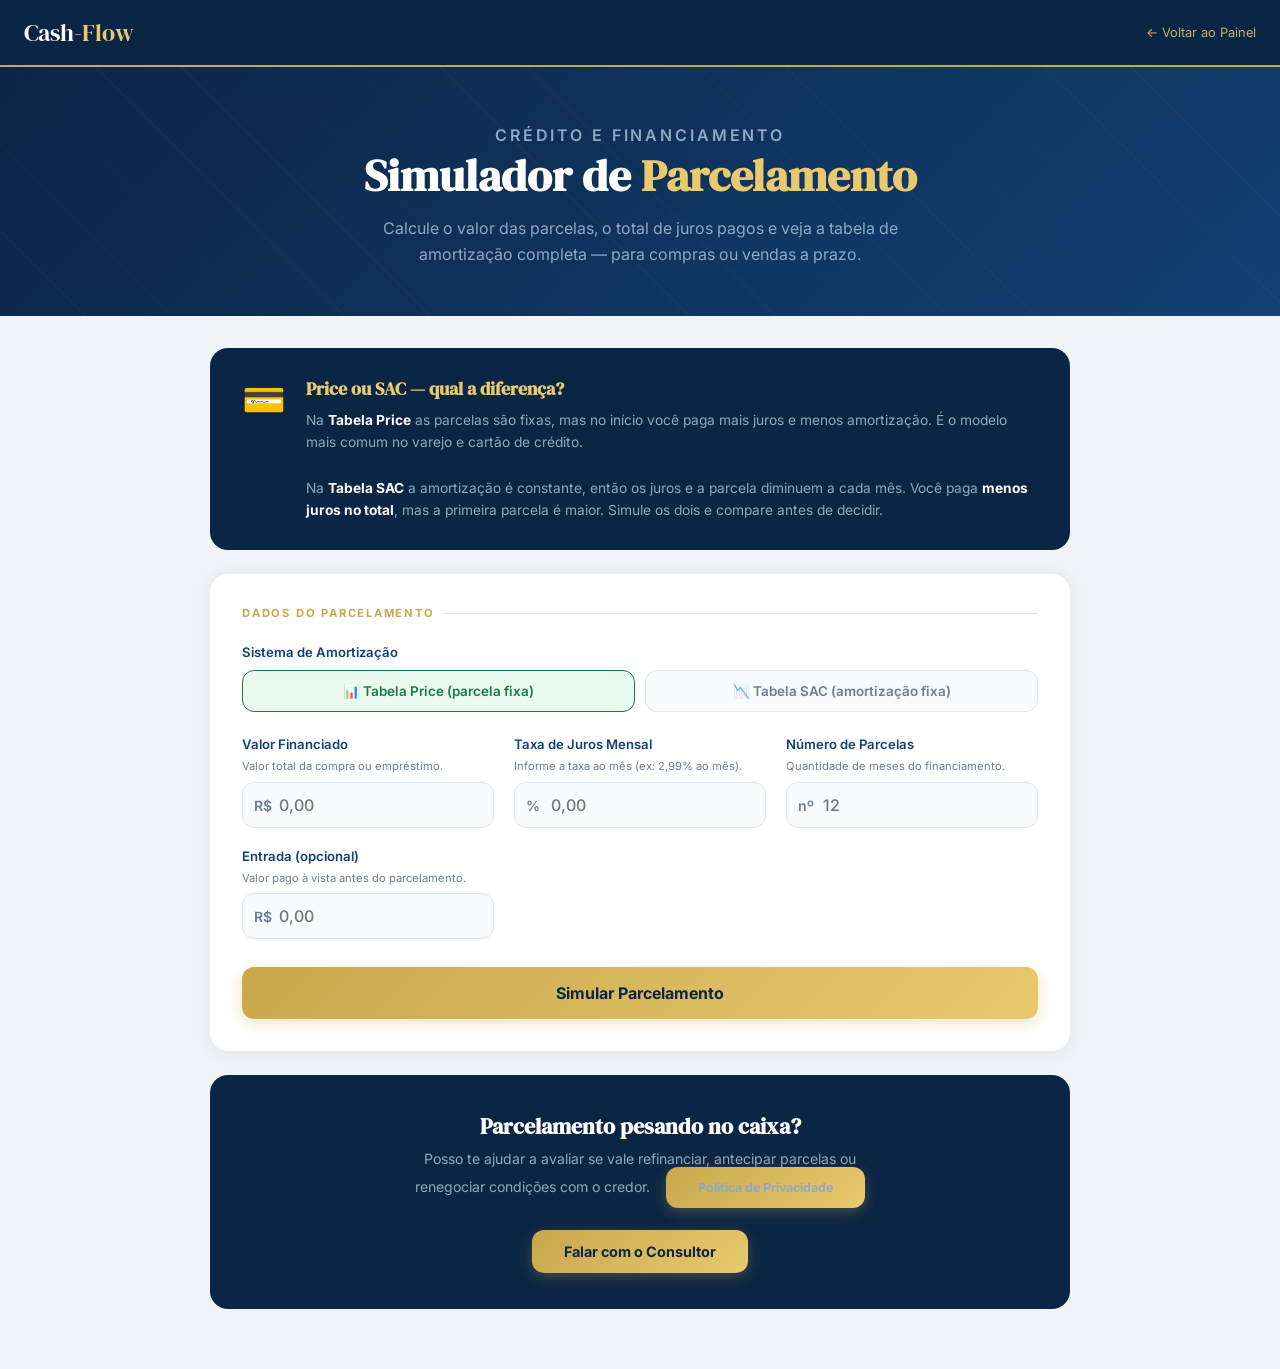
<file: parcelamento.html>
<!DOCTYPE html>
<html lang="pt-BR">
<head>
  <meta charset="UTF-8">
  <meta name="viewport" content="width=device-width, initial-scale=1.0">
  <title>Simulador de Parcelamento | Cash-Flow</title>
  <style>
    @import url('https://fonts.googleapis.com/css2?family=Inter:wght@300;400;500;600;700&family=DM+Serif+Display&display=swap');

    :root {
      --navy:       #0b2545;
      --navy-mid:   #134074;
      --gold:       #c9a84c;
      --gold-light: #e8c96e;
      --green:      #1a7a4a;
      --green-bg:   #eafaf1;
      --green-bd:   #a3e4c1;
      --red:        #c0392b;
      --red-bg:     #fdf0ee;
      --red-bd:     #f1a9a0;
      --amber:      #d4820a;
      --amber-bg:   #fef9ee;
      --amber-bd:   #f5d08a;
      --surface:    #ffffff;
      --bg:         #f0f4f8;
      --text:       #1c2b3a;
      --muted:      #6b7f94;
      --border:     #dce6ef;
      --radius:     12px;
      --radius-lg:  18px;
    }

    *, *::before, *::after { box-sizing: border-box; margin: 0; padding: 0; }
    body { font-family: 'Inter', sans-serif; background: var(--bg); color: var(--text); min-height: 100vh; }

    .site-header {
      background: var(--navy); padding: 16px 24px;
      display: flex; align-items: center; justify-content: space-between;
      border-bottom: 2px solid var(--gold);
    }
    .brand { font-family: 'DM Serif Display', serif; font-size: 1.5rem; color: #fff; text-decoration: none; }
    .brand span { color: var(--gold-light); }
    .back-link { font-size: 0.8rem; color: var(--gold-light); text-decoration: none; opacity: 0.85; transition: opacity 0.2s; }
    .back-link:hover { opacity: 1; }

    .hero {
      background: linear-gradient(135deg, var(--navy) 0%, var(--navy-mid) 100%);
      text-align: center; padding: 56px 24px 48px; position: relative; overflow: hidden;
    }
    .hero::before {
      content: ''; position: absolute; inset: 0;
      background: repeating-linear-gradient(45deg, transparent, transparent 60px, rgba(201,168,76,0.04) 60px, rgba(201,168,76,0.04) 61px);
    }
    .hero-eyebrow { font-size: 0.72rem; font-weight: 600; letter-spacing: 0.18em; text-transform: uppercase; color: var(--gold-light); margin-bottom: 14px; position: relative; }
    .hero h1 { font-family: 'DM Serif Display', serif; font-size: clamp(1.8rem, 4vw, 2.8rem); color: #fff; line-height: 1.2; margin-bottom: 14px; position: relative; }
    .hero h1 em { font-style: normal; color: var(--gold-light); }
    .hero p { color: #8da9c4; font-size: 1rem; max-width: 520px; margin: 0 auto; line-height: 1.6; position: relative; }

    .container { max-width: 900px; margin: 0 auto; padding: 32px 20px 60px; }

    .conceito {
      background: var(--navy); border-radius: var(--radius-lg);
      padding: 28px 32px; margin-bottom: 24px;
      display: flex; gap: 20px; align-items: flex-start;
    }
    .conceito-icon { font-size: 2.2rem; flex-shrink: 0; margin-top: 2px; }
    .conceito h2 { font-family: 'DM Serif Display', serif; font-size: 1.15rem; color: var(--gold-light); margin-bottom: 8px; }
    .conceito p { font-size: 0.86rem; color: #8da9c4; line-height: 1.65; }
    .conceito strong { color: #fff; }

    .card {
      background: var(--surface); border-radius: var(--radius-lg);
      box-shadow: 0 2px 16px rgba(11,37,69,0.08); padding: 32px; margin-bottom: 24px;
    }
    .card-title {
      font-size: 0.7rem; font-weight: 700; letter-spacing: 0.16em; text-transform: uppercase;
      color: var(--gold); margin-bottom: 24px; display: flex; align-items: center; gap: 8px;
    }
    .card-title::after { content: ''; flex: 1; height: 1px; background: var(--border); }

    /* Modo toggle */
    .modo-row { display: grid; grid-template-columns: 1fr 1fr; gap: 10px; margin-bottom: 24px; }
    .modo-btn {
      padding: 12px; border: 1.5px solid var(--border); border-radius: var(--radius);
      font-family: 'Inter', sans-serif; font-size: 0.84rem; font-weight: 600;
      cursor: pointer; background: #f8fafc; color: var(--muted); transition: all 0.15s;
    }
    .modo-btn.active { background: var(--green-bg); border-color: var(--green); color: var(--green); }
    .modo-btn:hover:not(.active) { border-color: var(--gold); }

    .input-grid { display: grid; grid-template-columns: repeat(auto-fit, minmax(200px, 1fr)); gap: 20px; }
    .input-group { display: flex; flex-direction: column; gap: 7px; }
    .input-group label { font-size: 0.82rem; font-weight: 600; color: var(--navy-mid); }
    .input-group .hint { font-size: 0.7rem; color: var(--muted); line-height: 1.4; }

    .input-wrapper { position: relative; }
    .input-wrapper .prefix {
      position: absolute; left: 12px; top: 50%; transform: translateY(-50%);
      font-weight: 600; font-size: 0.88rem; color: var(--muted); pointer-events: none;
    }
    .input-wrapper input {
      width: 100%; padding: 12px 12px 12px 36px;
      border: 1.5px solid var(--border); border-radius: var(--radius);
      font-family: 'Inter', sans-serif; font-size: 1rem; font-weight: 500;
      color: var(--text); background: #f8fafc;
      transition: border-color 0.2s, box-shadow 0.2s; appearance: none;
    }
    .input-wrapper input:focus {
      outline: none; border-color: var(--gold);
      box-shadow: 0 0 0 3px rgba(201,168,76,0.15); background: #fff;
    }

    .btn-calcular {
      display: block; width: 100%; margin-top: 28px; padding: 16px;
      background: linear-gradient(135deg, var(--gold), var(--gold-light));
      color: var(--navy); font-family: 'Inter', sans-serif; font-size: 1rem;
      font-weight: 700; border: none; border-radius: var(--radius); cursor: pointer;
      transition: transform 0.15s, box-shadow 0.15s;
      box-shadow: 0 4px 14px rgba(201,168,76,0.35);
    }
    .btn-calcular:hover { transform: translateY(-2px); box-shadow: 0 6px 20px rgba(201,168,76,0.45); }

    #resultado { display: none; }
    #resultado.visible { display: block; }

    /* KPIs */
    .kpi-row { display: grid; grid-template-columns: repeat(4, 1fr); gap: 14px; margin-bottom: 24px; }
    @media (max-width: 640px) { .kpi-row { grid-template-columns: 1fr 1fr; } }

    .kpi-card {
      border-radius: var(--radius-lg); padding: 20px 16px;
      border: 1.5px solid transparent; text-align: center;
    }
    .kpi-card.navy   { background: var(--navy);    border-color: var(--gold); }
    .kpi-card.green  { background: var(--green-bg); border-color: var(--green-bd); }
    .kpi-card.red    { background: var(--red-bg);   border-color: var(--red-bd); }
    .kpi-card.amber  { background: var(--amber-bg); border-color: var(--amber-bd); }
    .kpi-icon  { font-size: 1.4rem; margin-bottom: 6px; }
    .kpi-label { font-size: 0.64rem; font-weight: 700; letter-spacing: 0.12em; text-transform: uppercase; margin-bottom: 6px; }
    .kpi-card.navy  .kpi-label { color: var(--gold); }
    .kpi-card.green .kpi-label { color: var(--green); }
    .kpi-card.red   .kpi-label { color: var(--red); }
    .kpi-card.amber .kpi-label { color: var(--amber); }
    .kpi-value { font-family: 'DM Serif Display', serif; font-size: 1.45rem; line-height: 1.1; }
    .kpi-card.navy  .kpi-value { color: var(--gold-light); }
    .kpi-card.green .kpi-value { color: var(--green); }
    .kpi-card.red   .kpi-value { color: var(--red); }
    .kpi-card.amber .kpi-value { color: var(--amber); }
    .kpi-sub { font-size: 0.7rem; color: var(--muted); margin-top: 4px; }
    .kpi-card.navy .kpi-sub { color: #8da9c4; }

    /* Tabela parcelas */
    .table-wrap { overflow-x: auto; border-radius: var(--radius); border: 1.5px solid var(--border); }
    table { width: 100%; border-collapse: collapse; font-size: 0.83rem; }
    thead th {
      text-align: left; padding: 10px 14px;
      font-size: 0.67rem; font-weight: 700; letter-spacing: 0.1em; text-transform: uppercase;
      color: var(--muted); border-bottom: 2px solid var(--border); background: #f8fafc; white-space: nowrap;
    }
    tbody tr { border-bottom: 1px solid var(--border); transition: background 0.1s; }
    tbody tr:hover { background: #f8fafc; }
    tbody tr:last-child { border-bottom: none; background: rgba(201,168,76,0.05); font-weight: 600; }
    tbody td { padding: 10px 14px; vertical-align: middle; }
    .td-parc  { color: var(--muted); font-size: 0.78rem; }
    .td-valor { font-weight: 700; color: var(--navy-mid); }
    .td-juros { color: var(--red); }
    .td-amort { color: var(--green); }
    .td-saldo { color: var(--muted); }

    /* Alertas */
    .alert-item {
      display: flex; gap: 14px; align-items: flex-start;
      padding: 16px 18px; border-radius: var(--radius);
      border-left: 4px solid transparent; margin-bottom: 12px;
    }
    .alert-item:last-child { margin-bottom: 0; }
    .alert-item.green { background: var(--green-bg); border-color: var(--green); }
    .alert-item.amber { background: var(--amber-bg); border-color: var(--amber); }
    .alert-item.red   { background: var(--red-bg);   border-color: var(--red); }
    .ai-icon  { font-size: 1.3rem; flex-shrink: 0; margin-top: 1px; }
    .ai-title { font-size: 0.85rem; font-weight: 700; margin-bottom: 4px; }
    .alert-item.green .ai-title { color: var(--green); }
    .alert-item.amber .ai-title { color: var(--amber); }
    .alert-item.red   .ai-title { color: var(--red); }
    .ai-text  { font-size: 0.82rem; color: var(--text); line-height: 1.55; }

    .cta-footer {
      background: var(--navy); border-radius: var(--radius-lg);
      padding: 36px 32px; text-align: center; margin-top: 24px;
    }
    .cta-footer h3 { font-family: 'DM Serif Display', serif; font-size: 1.4rem; color: #fff; margin-bottom: 8px; }
    .cta-footer p  { color: #8da9c4; font-size: 0.88rem; margin-bottom: 22px; max-width: 460px; margin-left: auto; margin-right: auto; }
    .cta-footer a  {
      display: inline-block; padding: 13px 32px;
      background: linear-gradient(135deg, var(--gold), var(--gold-light));
      color: var(--navy); font-weight: 700; font-size: 0.9rem;
      border-radius: var(--radius); text-decoration: none;
      transition: transform 0.15s; box-shadow: 0 4px 14px rgba(201,168,76,0.3);
    }
    .cta-footer a:hover { transform: translateY(-2px); }

    @media (max-width: 600px) {
      .card { padding: 20px 16px; }
      .conceito { flex-direction: column; gap: 12px; }
    }
  </style>
</head>
<body>

<header class="site-header">
  <a href="index.html" class="brand">Cash<span>-Flow</span></a>
  <a href="index.html" class="back-link">← Voltar ao Painel</a>
</header>

<section class="hero">
  <p class="hero-eyebrow">Crédito e Financiamento</p>
  <h1>Simulador de <em>Parcelamento</em></h1>
  <p>Calcule o valor das parcelas, o total de juros pagos e veja a tabela de amortização completa — para compras ou vendas a prazo.</p>
</section>

<div class="container">

  <div class="conceito">
    <div class="conceito-icon">💳</div>
    <div>
      <h2>Price ou SAC — qual a diferença?</h2>
      <p>
        Na <strong>Tabela Price</strong> as parcelas são fixas, mas no início você paga mais juros e menos amortização.
        É o modelo mais comum no varejo e cartão de crédito.<br><br>
        Na <strong>Tabela SAC</strong> a amortização é constante, então os juros e a parcela diminuem a cada mês.
        Você paga <strong>menos juros no total</strong>, mas a primeira parcela é maior.
        Simule os dois e compare antes de decidir.
      </p>
    </div>
  </div>

  <div class="card">
    <div class="card-title">Dados do Parcelamento</div>

    <div style="margin-bottom:20px;">
      <label style="font-size:0.82rem;font-weight:600;color:var(--navy-mid);display:block;margin-bottom:10px;">Sistema de Amortização</label>
      <div class="modo-row">
        <button class="modo-btn active" id="btn-price" onclick="setModo('price')">📊 Tabela Price (parcela fixa)</button>
        <button class="modo-btn"        id="btn-sac"   onclick="setModo('sac')">📉 Tabela SAC (amortização fixa)</button>
      </div>
    </div>

    <div class="input-grid">
      <div class="input-group">
        <label for="valor">Valor Financiado</label>
        <p class="hint">Valor total da compra ou empréstimo.</p>
        <div class="input-wrapper"><span class="prefix">R$</span>
          <input type="number" id="valor" placeholder="0,00" min="0.01" step="100">
        </div>
      </div>
      <div class="input-group">
        <label for="taxa">Taxa de Juros Mensal</label>
        <p class="hint">Informe a taxa ao mês (ex: 2,99% ao mês).</p>
        <div class="input-wrapper"><span class="prefix">%</span>
          <input type="number" id="taxa" placeholder="0,00" min="0" step="0.01">
        </div>
      </div>
      <div class="input-group">
        <label for="parcelas">Número de Parcelas</label>
        <p class="hint">Quantidade de meses do financiamento.</p>
        <div class="input-wrapper"><span class="prefix">nº</span>
          <input type="number" id="parcelas" placeholder="12" min="1" max="360" step="1">
        </div>
      </div>
      <div class="input-group">
        <label for="entrada">Entrada (opcional)</label>
        <p class="hint">Valor pago à vista antes do parcelamento.</p>
        <div class="input-wrapper"><span class="prefix">R$</span>
          <input type="number" id="entrada" placeholder="0,00" min="0" step="100">
        </div>
      </div>
    </div>

    <button class="btn-calcular" onclick="calcular()">Simular Parcelamento</button>
  </div>

  <div id="resultado">

    <div class="kpi-row" id="kpi-row"></div>

    <div class="card">
      <div class="card-title">Tabela de Amortização</div>
      <div class="table-wrap">
        <table>
          <thead>
            <tr>
              <th>Parcela</th>
              <th>Valor da Parcela</th>
              <th>Juros</th>
              <th>Amortização</th>
              <th>Saldo Devedor</th>
            </tr>
          </thead>
          <tbody id="tabela-body"></tbody>
        </table>
      </div>
    </div>

    <div class="card">
      <div class="card-title">Análise</div>
      <div id="alertas-list"></div>
    </div>

  </div>

  <div class="cta-footer">
    <h3>Parcelamento pesando no caixa?</h3>
    <p>Posso te ajudar a avaliar se vale refinanciar, antecipar parcelas ou renegociar condições com o credor.<a href="privacidade.html" style="color:#8da9c4;font-size:0.78rem;text-decoration:none;margin-left:16px;">Política de Privacidade</a></p>
    <a href="index.html#contato">Falar com o Consultor</a>
  </div>

</div>

<script>
  let modoAtivo = 'price';

  function setModo(m) {
    modoAtivo = m;
    document.getElementById('btn-price').className = 'modo-btn' + (m === 'price' ? ' active' : '');
    document.getElementById('btn-sac').className   = 'modo-btn' + (m === 'sac'   ? ' active' : '');
  }

  function fmt(v) { return v.toLocaleString('pt-BR', { style: 'currency', currency: 'BRL' }); }
  function fmtPct(v) { return v.toFixed(2) + '%'; }

  function calcular() {
    const valorTotal = parseFloat(document.getElementById('valor').value)    || 0;
    const taxa       = parseFloat(document.getElementById('taxa').value)     || 0;
    const nParcelas  = parseInt(document.getElementById('parcelas').value)   || 0;
    const entrada    = parseFloat(document.getElementById('entrada').value)  || 0;

    if (valorTotal <= 0) { alert('Informe o valor financiado.'); return; }
    if (nParcelas  <= 0) { alert('Informe o número de parcelas.'); return; }
    if (entrada >= valorTotal) { alert('A entrada não pode ser maior ou igual ao valor total.'); return; }

    const pv  = valorTotal - entrada; // saldo a financiar
    const i   = taxa / 100;

    // ── Gera tabela ──
    const linhas = [];
    let totalJuros = 0;
    let totalPago  = entrada;

    if (modoAtivo === 'price') {
      // Parcela fixa: PMT = PV * i / (1-(1+i)^-n)
      const pmt = i === 0
        ? pv / nParcelas
        : pv * i / (1 - Math.pow(1 + i, -nParcelas));

      let saldo = pv;
      for (let k = 1; k <= nParcelas; k++) {
        const jurosPeriodo = saldo * i;
        const amort        = pmt - jurosPeriodo;
        saldo             -= amort;
        if (saldo < 0.005) saldo = 0;
        totalJuros += jurosPeriodo;
        totalPago  += pmt;
        linhas.push({ k, parcela: pmt, juros: jurosPeriodo, amort, saldo });
      }
    } else {
      // SAC: amortização fixa
      const amortFix = pv / nParcelas;
      let saldo = pv;
      for (let k = 1; k <= nParcelas; k++) {
        const jurosPeriodo = saldo * i;
        const parcela      = amortFix + jurosPeriodo;
        saldo             -= amortFix;
        if (saldo < 0.005) saldo = 0;
        totalJuros += jurosPeriodo;
        totalPago  += parcela;
        linhas.push({ k, parcela, juros: jurosPeriodo, amort: amortFix, saldo });
      }
    }

    const primeiraParcela = linhas[0].parcela;
    const ultimaParcela   = linhas[linhas.length - 1].parcela;
    const taxaAnual       = (Math.pow(1 + i, 12) - 1) * 100;
    const custoEfetivo    = (totalJuros / pv) * 100;

    // ── KPIs ──
    const kpis = [
      { icon: '💳', label: modoAtivo === 'price' ? 'Parcela Fixa' : '1ª Parcela',
        value: fmt(primeiraParcela), sub: `${nParcelas}x`, color: 'navy' },
      { icon: '💰', label: 'Total a Pagar',
        value: fmt(totalPago), sub: `Entrada + ${nParcelas} parcelas`, color: 'amber' },
      { icon: '📈', label: 'Total de Juros',
        value: fmt(totalJuros), sub: fmtPct(custoEfetivo) + ' do financiado', color: 'red' },
      { icon: '📅', label: 'Taxa Anual Efetiva',
        value: fmtPct(taxaAnual), sub: fmtPct(taxa) + ' ao mês', color: 'green' },
    ];

    document.getElementById('kpi-row').innerHTML = kpis.map(k => `
      <div class="kpi-card ${k.color}">
        <div class="kpi-icon">${k.icon}</div>
        <div class="kpi-label">${k.label}</div>
        <div class="kpi-value">${k.value}</div>
        <div class="kpi-sub">${k.sub}</div>
      </div>`).join('');

    // ── Tabela (máx 60 linhas) ──
    const MAX = 60;
    let exibir = linhas;
    if (linhas.length > MAX) {
      const passo = Math.ceil(linhas.length / MAX);
      exibir = linhas.filter((_, i) => i % passo === 0 || i === linhas.length - 1);
    }

    document.getElementById('tabela-body').innerHTML = exibir.map((l, idx) => {
      const isLast = idx === exibir.length - 1;
      return `<tr>
        <td class="td-parc">${isLast ? `<strong>${l.k}ª</strong>` : `${l.k}ª`}</td>
        <td class="td-valor">${fmt(l.parcela)}</td>
        <td class="td-juros">${fmt(l.juros)}</td>
        <td class="td-amort">${fmt(l.amort)}</td>
        <td class="td-saldo">${fmt(l.saldo)}</td>
      </tr>`;
    }).join('');

    // ── Alertas ──
    const alertas = [];

    if (custoEfetivo > 50) {
      alertas.push({ color: 'red', icon: '🚨', title: `Custo do Crédito Muito Alto — ${fmtPct(custoEfetivo)} sobre o valor financiado`,
        text: `Você pagará <strong>${fmt(totalJuros)}</strong> só de juros. Avalie se é possível reduzir o prazo, aumentar a entrada ou buscar uma taxa menor antes de fechar o contrato.` });
    } else if (custoEfetivo > 20) {
      alertas.push({ color: 'amber', icon: '⚠️', title: `Juros Representam ${fmtPct(custoEfetivo)} do Valor Financiado`,
        text: `O custo do crédito é relevante. Se possível, aumente a entrada ou reduza o prazo para diminuir o total de juros pagos.` });
    } else {
      alertas.push({ color: 'green', icon: '✅', title: 'Custo do Crédito Controlado',
        text: `Os juros representam ${fmtPct(custoEfetivo)} do valor financiado — dentro de um nível aceitável. Mantenha as parcelas dentro do orçamento mensal.` });
    }

    if (taxa > 3) {
      alertas.push({ color: 'red', icon: '📈', title: `Taxa Elevada — ${fmtPct(taxa)} ao mês equivale a ${fmtPct(taxaAnual)} ao ano`,
        text: `Taxas acima de 3% ao mês são típicas de cartão de crédito rotativo e cheque especial. Se for possível, substitua por uma linha de crédito mais barata.` });
    }

    if (modoAtivo === 'price' && nParcelas > 1) {
      const economiaPrice = totalJuros;
      // Simula SAC para comparar
      let totalJurosSac = 0;
      const amortFix = pv / nParcelas;
      let saldoSac = pv;
      for (let k = 0; k < nParcelas; k++) {
        totalJurosSac += saldoSac * i;
        saldoSac -= amortFix;
      }
      const economia = economiaPrice - totalJurosSac;
      if (economia > 0) {
        alertas.push({ color: 'amber', icon: '💡', title: 'Tabela SAC pagaria menos juros',
          text: `No sistema SAC você economizaria <strong>${fmt(economia)}</strong> em juros no total, mas a primeira parcela seria ${fmt(linhas[0].amort * (1 + i))} — ${fmt(linhas[0].amort * (1+i) - primeiraParcela)} a mais que na Price. Vale a pena se o fluxo de caixa permitir.` });
      }
    }

    if (entrada > 0) {
      alertas.push({ color: 'green', icon: '🎯', title: `Entrada de ${fmt(entrada)} reduz o custo total`,
        text: `Graças à entrada, o valor financiado caiu para ${fmt(pv)}. Sem ela, os juros totais seriam aproximadamente ${fmt(totalJuros * (valorTotal / pv))}.` });
    }

    document.getElementById('alertas-list').innerHTML = alertas.map(a => `
      <div class="alert-item ${a.color}">
        <div class="ai-icon">${a.icon}</div>
        <div>
          <div class="ai-title">${a.title}</div>
          <div class="ai-text">${a.text}</div>
        </div>
      </div>`).join('');

    const res = document.getElementById('resultado');
    res.classList.add('visible');
    setTimeout(() => { res.scrollIntoView({ behavior: 'smooth', block: 'start' }); }, 100);
  }
</script>
</body>
</html>
</file>
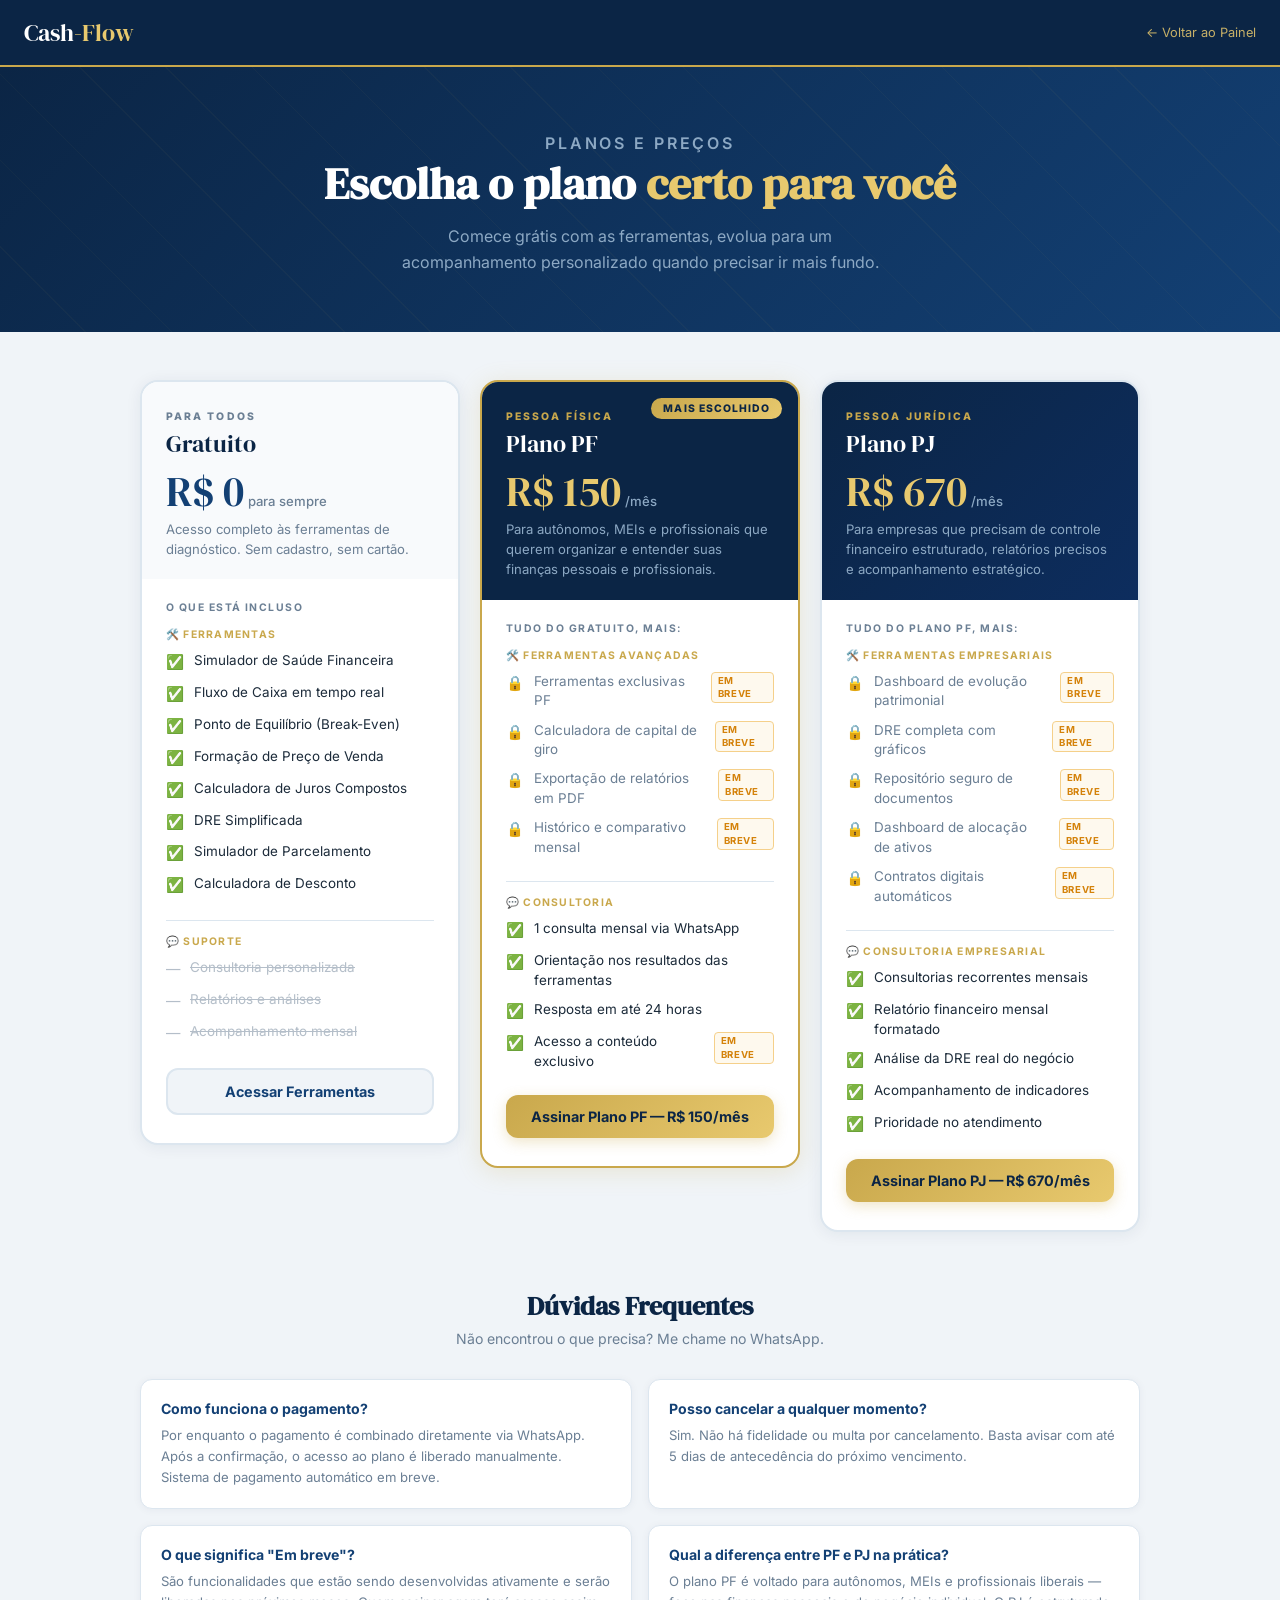
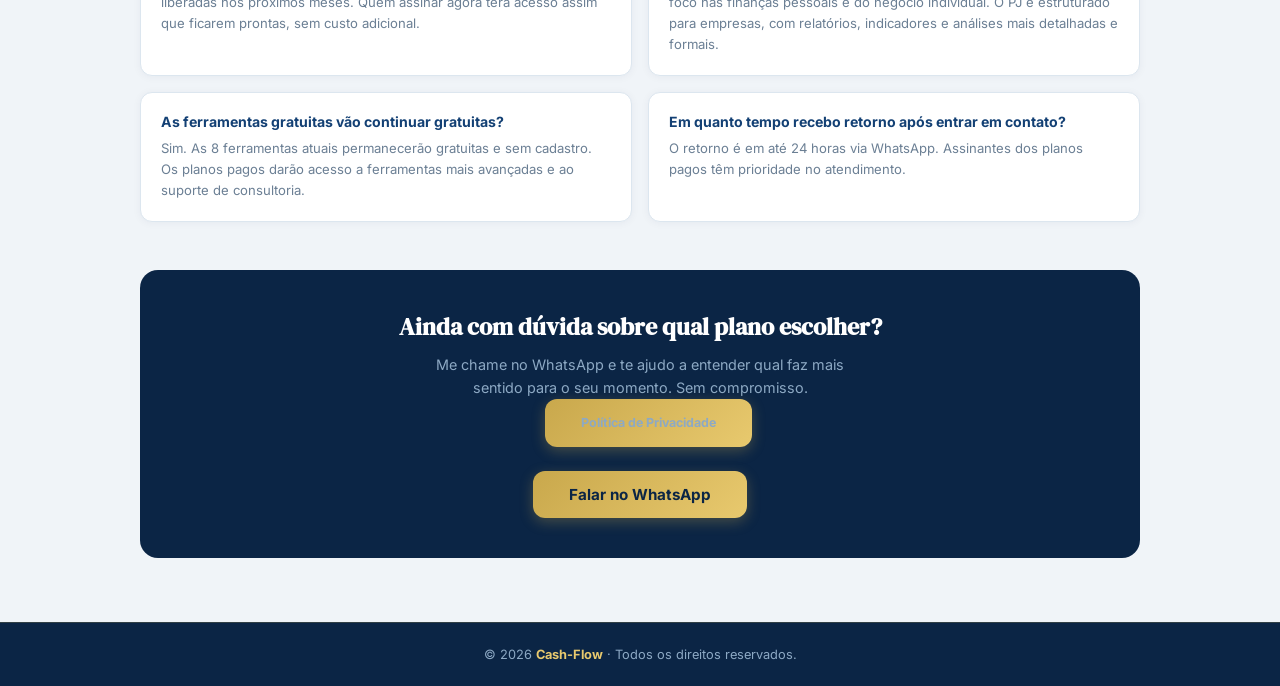
<file: planos.html>
<!DOCTYPE html>
<html lang="pt-BR">
<head>
  <meta charset="UTF-8">
  <meta name="viewport" content="width=device-width, initial-scale=1.0">
  <title>Planos | Cash-Flow</title>
  <style>
    @import url('https://fonts.googleapis.com/css2?family=Inter:wght@300;400;500;600;700&family=DM+Serif+Display&display=swap');

    :root {
      --navy:       #0b2545;
      --navy-mid:   #134074;
      --gold:       #c9a84c;
      --gold-light: #e8c96e;
      --green:      #1a7a4a;
      --green-bg:   #eafaf1;
      --green-bd:   #a3e4c1;
      --surface:    #ffffff;
      --bg:         #f0f4f8;
      --text:       #1c2b3a;
      --muted:      #6b7f94;
      --border:     #dce6ef;
      --radius:     12px;
      --radius-lg:  18px;
    }

    *, *::before, *::after { box-sizing: border-box; margin: 0; padding: 0; }
    body { font-family: 'Inter', sans-serif; background: var(--bg); color: var(--text); min-height: 100vh; }

    /* ── Header ── */
    .site-header {
      background: var(--navy); padding: 16px 24px;
      display: flex; align-items: center; justify-content: space-between;
      border-bottom: 2px solid var(--gold);
    }
    .brand { font-family: 'DM Serif Display', serif; font-size: 1.5rem; color: #fff; text-decoration: none; }
    .brand span { color: var(--gold-light); }
    .back-link { font-size: 0.8rem; color: var(--gold-light); text-decoration: none; opacity: 0.85; transition: opacity 0.2s; }
    .back-link:hover { opacity: 1; }

    /* ── Hero ── */
    .hero {
      background: linear-gradient(135deg, var(--navy) 0%, var(--navy-mid) 100%);
      text-align: center; padding: 64px 24px 56px; position: relative; overflow: hidden;
    }
    .hero::before {
      content: ''; position: absolute; inset: 0;
      background: repeating-linear-gradient(45deg, transparent, transparent 60px, rgba(201,168,76,0.04) 60px, rgba(201,168,76,0.04) 61px);
    }
    .hero-eyebrow { font-size: 0.72rem; font-weight: 600; letter-spacing: 0.18em; text-transform: uppercase; color: var(--gold-light); margin-bottom: 14px; position: relative; }
    .hero h1 { font-family: 'DM Serif Display', serif; font-size: clamp(1.8rem, 4vw, 2.8rem); color: #fff; line-height: 1.2; margin-bottom: 14px; position: relative; }
    .hero h1 em { font-style: normal; color: var(--gold-light); }
    .hero p { color: #8da9c4; font-size: 1rem; max-width: 480px; margin: 0 auto; line-height: 1.6; position: relative; }

    .container { max-width: 1040px; margin: 0 auto; padding: 48px 20px 64px; }

    /* ── Grade de planos ── */
    .planos-grid {
      display: grid;
      grid-template-columns: 1fr 1fr 1fr;
      gap: 20px;
      align-items: start;
    }
    @media (max-width: 860px) { .planos-grid { grid-template-columns: 1fr; max-width: 420px; margin: 0 auto; } }

    .plano-card {
      background: var(--surface);
      border-radius: var(--radius-lg);
      border: 2px solid var(--border);
      overflow: hidden;
      box-shadow: 0 2px 16px rgba(11,37,69,0.07);
      transition: transform 0.2s, box-shadow 0.2s;
      position: relative;
    }
    .plano-card:hover { transform: translateY(-4px); box-shadow: 0 8px 28px rgba(11,37,69,0.13); }
    .plano-card.destaque { border-color: var(--gold); box-shadow: 0 4px 24px rgba(201,168,76,0.2); }

    /* Selo popular */
    .selo-popular {
      position: absolute; top: 16px; right: 16px;
      background: linear-gradient(135deg, var(--gold), var(--gold-light));
      color: var(--navy); font-size: 0.65rem; font-weight: 800;
      letter-spacing: 0.1em; text-transform: uppercase;
      padding: 4px 12px; border-radius: 99px;
    }

    /* Header do plano */
    .plano-header { padding: 28px 24px 20px; }
    .plano-header.free { background: #f8fafc; }
    .plano-header.pf   { background: var(--navy); }
    .plano-header.pj   { background: linear-gradient(135deg, var(--navy) 0%, #0d2d5e 100%); }

    .plano-tipo {
      font-size: 0.65rem; font-weight: 800; letter-spacing: 0.2em;
      text-transform: uppercase; margin-bottom: 8px;
    }
    .plano-header.free .plano-tipo { color: var(--muted); }
    .plano-header.pf   .plano-tipo { color: var(--gold); }
    .plano-header.pj   .plano-tipo { color: var(--gold); }

    .plano-nome {
      font-family: 'DM Serif Display', serif; font-size: 1.5rem; margin-bottom: 14px; line-height: 1.1;
    }
    .plano-header.free .plano-nome { color: var(--navy); }
    .plano-header.pf   .plano-nome { color: #fff; }
    .plano-header.pj   .plano-nome { color: #fff; }

    .plano-preco { display: flex; align-items: baseline; gap: 4px; margin-bottom: 6px; }
    .preco-valor {
      font-family: 'DM Serif Display', serif; font-size: 2.6rem; line-height: 1;
    }
    .plano-header.free .preco-valor { color: var(--navy-mid); }
    .plano-header.pf   .preco-valor { color: var(--gold-light); }
    .plano-header.pj   .preco-valor { color: var(--gold-light); }

    .preco-periodo { font-size: 0.82rem; font-weight: 500; }
    .plano-header.free .preco-periodo { color: var(--muted); }
    .plano-header.pf   .preco-periodo { color: #8da9c4; }
    .plano-header.pj   .preco-periodo { color: #8da9c4; }

    .plano-desc { font-size: 0.82rem; line-height: 1.55; }
    .plano-header.free .plano-desc { color: var(--muted); }
    .plano-header.pf   .plano-desc { color: #8da9c4; }
    .plano-header.pj   .plano-desc { color: #8da9c4; }

    /* Corpo do plano */
    .plano-body { padding: 22px 24px 28px; }

    .features-label {
      font-size: 0.65rem; font-weight: 700; letter-spacing: 0.14em;
      text-transform: uppercase; color: var(--muted); margin-bottom: 14px;
    }

    .feature-list { list-style: none; display: flex; flex-direction: column; gap: 10px; margin-bottom: 24px; }
    .feature-item { display: flex; gap: 10px; align-items: flex-start; font-size: 0.84rem; line-height: 1.45; }
    .feature-icon { flex-shrink: 0; margin-top: 1px; font-size: 0.9rem; }
    .feature-item.ativo    { color: var(--text); }
    .feature-item.inativo  { color: var(--muted); text-decoration: line-through; opacity: 0.5; }
    .feature-item.breve    { color: var(--muted); }
    .badge-breve {
      display: inline-block; font-size: 0.6rem; font-weight: 700;
      letter-spacing: 0.06em; text-transform: uppercase;
      background: var(--amber-bg, #fef9ee); color: #d4820a;
      border: 1px solid #f5d08a; border-radius: 4px; padding: 1px 6px;
      margin-left: 6px; vertical-align: middle;
    }

    /* Divisor dentro do plano */
    .feature-divider {
      height: 1px; background: var(--border); margin: 14px 0;
    }
    .feature-section-label {
      font-size: 0.65rem; font-weight: 700; letter-spacing: 0.12em;
      text-transform: uppercase; color: var(--gold); margin-bottom: 10px; margin-top: 14px;
    }

    /* Botão */
    .btn-plano {
      display: block; width: 100%; padding: 13px;
      font-family: 'Inter', sans-serif; font-size: 0.9rem; font-weight: 700;
      border-radius: var(--radius); text-align: center; text-decoration: none;
      cursor: pointer; border: none; transition: transform 0.15s, box-shadow 0.15s;
    }
    .btn-plano.free {
      background: #f0f4f8; color: var(--navy-mid);
      border: 2px solid var(--border);
    }
    .btn-plano.free:hover { border-color: var(--navy-mid); }
    .btn-plano.pago {
      background: linear-gradient(135deg, var(--gold), var(--gold-light));
      color: var(--navy); box-shadow: 0 4px 14px rgba(201,168,76,0.3);
    }
    .btn-plano.pago:hover { transform: translateY(-2px); box-shadow: 0 6px 20px rgba(201,168,76,0.4); }

    /* ── FAQ ── */
    .faq-section { margin-top: 56px; }
    .faq-title {
      font-family: 'DM Serif Display', serif; font-size: 1.6rem;
      color: var(--navy); margin-bottom: 6px; text-align: center;
    }
    .faq-sub { font-size: 0.88rem; color: var(--muted); text-align: center; margin-bottom: 32px; }

    .faq-grid { display: grid; grid-template-columns: 1fr 1fr; gap: 16px; }
    @media (max-width: 640px) { .faq-grid { grid-template-columns: 1fr; } }

    .faq-item {
      background: var(--surface); border-radius: var(--radius);
      padding: 20px; border: 1.5px solid var(--border);
      box-shadow: 0 1px 8px rgba(11,37,69,0.05);
    }
    .faq-q { font-size: 0.88rem; font-weight: 700; color: var(--navy-mid); margin-bottom: 8px; }
    .faq-a { font-size: 0.82rem; color: var(--muted); line-height: 1.6; }

    /* ── CTA final ── */
    .cta-footer {
      background: var(--navy); border-radius: var(--radius-lg);
      padding: 40px 32px; text-align: center; margin-top: 48px;
    }
    .cta-footer h3 { font-family: 'DM Serif Display', serif; font-size: 1.5rem; color: #fff; margin-bottom: 10px; }
    .cta-footer p  { color: #8da9c4; font-size: 0.9rem; margin-bottom: 24px; max-width: 460px; margin-left: auto; margin-right: auto; line-height: 1.6; }
    .cta-footer a  {
      display: inline-block; padding: 14px 36px;
      background: linear-gradient(135deg, var(--gold), var(--gold-light));
      color: var(--navy); font-weight: 700; font-size: 0.95rem;
      border-radius: var(--radius); text-decoration: none;
      transition: transform 0.15s; box-shadow: 0 4px 14px rgba(201,168,76,0.3);
    }
    .cta-footer a:hover { transform: translateY(-2px); }

    /* ── Footer ── */
    .site-footer {
      background: var(--navy); border-top: 1px solid rgba(201,168,76,0.2);
      padding: 24px; text-align: center; margin-top: 0;
    }
    .site-footer p { color: #8da9c4; font-size: 0.8rem; }
    .site-footer strong { color: var(--gold-light); }
  </style>
</head>
<body>

<header class="site-header">
  <a href="index.html" class="brand">Cash<span>-Flow</span></a>
  <a href="index.html" class="back-link">← Voltar ao Painel</a>
</header>

<section class="hero">
  <p class="hero-eyebrow">Planos e Preços</p>
  <h1>Escolha o plano <em>certo para você</em></h1>
  <p>Comece grátis com as ferramentas, evolua para um acompanhamento personalizado quando precisar ir mais fundo.</p>
</section>

<div class="container">

  <div class="planos-grid">

    <!-- ── GRATUITO ── -->
    <div class="plano-card">
      <div class="plano-header free">
        <div class="plano-tipo">Para todos</div>
        <div class="plano-nome">Gratuito</div>
        <div class="plano-preco">
          <span class="preco-valor">R$ 0</span>
          <span class="preco-periodo">para sempre</span>
        </div>
        <p class="plano-desc">Acesso completo às ferramentas de diagnóstico. Sem cadastro, sem cartão.</p>
      </div>
      <div class="plano-body">
        <div class="features-label">O que está incluso</div>

        <div class="feature-section-label">🛠️ Ferramentas</div>
        <ul class="feature-list">
          <li class="feature-item ativo"><span class="feature-icon">✅</span>Simulador de Saúde Financeira</li>
          <li class="feature-item ativo"><span class="feature-icon">✅</span>Fluxo de Caixa em tempo real</li>
          <li class="feature-item ativo"><span class="feature-icon">✅</span>Ponto de Equilíbrio (Break-Even)</li>
          <li class="feature-item ativo"><span class="feature-icon">✅</span>Formação de Preço de Venda</li>
          <li class="feature-item ativo"><span class="feature-icon">✅</span>Calculadora de Juros Compostos</li>
          <li class="feature-item ativo"><span class="feature-icon">✅</span>DRE Simplificada</li>
          <li class="feature-item ativo"><span class="feature-icon">✅</span>Simulador de Parcelamento</li>
          <li class="feature-item ativo"><span class="feature-icon">✅</span>Calculadora de Desconto</li>
        </ul>

        <div class="feature-divider"></div>
        <div class="feature-section-label">💬 Suporte</div>
        <ul class="feature-list">
          <li class="feature-item inativo"><span class="feature-icon">—</span>Consultoria personalizada</li>
          <li class="feature-item inativo"><span class="feature-icon">—</span>Relatórios e análises</li>
          <li class="feature-item inativo"><span class="feature-icon">—</span>Acompanhamento mensal</li>
        </ul>

        <a href="index.html#ferramentas" class="btn-plano free">Acessar Ferramentas</a>
      </div>
    </div>

    <!-- ── PESSOA FÍSICA ── -->
    <div class="plano-card destaque">
      <div class="selo-popular">Mais escolhido</div>
      <div class="plano-header pf">
        <div class="plano-tipo">Pessoa Física</div>
        <div class="plano-nome">Plano PF</div>
        <div class="plano-preco">
          <span class="preco-valor">R$ 150</span>
          <span class="preco-periodo">/mês</span>
        </div>
        <p class="plano-desc">Para autônomos, MEIs e profissionais que querem organizar e entender suas finanças pessoais e profissionais.</p>
      </div>
      <div class="plano-body">
        <div class="features-label">Tudo do Gratuito, mais:</div>

        <div class="feature-section-label">🛠️ Ferramentas Avançadas</div>
        <ul class="feature-list">
          <li class="feature-item breve"><span class="feature-icon">🔒</span>Ferramentas exclusivas PF <span class="badge-breve">Em breve</span></li>
          <li class="feature-item breve"><span class="feature-icon">🔒</span>Calculadora de capital de giro <span class="badge-breve">Em breve</span></li>
          <li class="feature-item breve"><span class="feature-icon">🔒</span>Exportação de relatórios em PDF <span class="badge-breve">Em breve</span></li>
          <li class="feature-item breve"><span class="feature-icon">🔒</span>Histórico e comparativo mensal <span class="badge-breve">Em breve</span></li>
        </ul>

        <div class="feature-divider"></div>
        <div class="feature-section-label">💬 Consultoria</div>
        <ul class="feature-list">
          <li class="feature-item ativo"><span class="feature-icon">✅</span>1 consulta mensal via WhatsApp</li>
          <li class="feature-item ativo"><span class="feature-icon">✅</span>Orientação nos resultados das ferramentas</li>
          <li class="feature-item ativo"><span class="feature-icon">✅</span>Resposta em até 24 horas</li>
          <li class="feature-item ativo"><span class="feature-icon">✅</span>Acesso a conteúdo exclusivo <span class="badge-breve">Em breve</span></li>
        </ul>

        <!-- PREENCHA: número do WhatsApp -->
        <a href="https://wa.me/5568999257460?text=Olá!%20Tenho%20interesse%20no%20Plano%20PF%20do%20Cash-Flow%20(R%24%20150%2Fmês).%20Pode%20me%20passar%20mais%20detalhes?" class="btn-plano pago" target="_blank" rel="noopener">
          Assinar Plano PF — R$ 150/mês
        </a>
      </div>
    </div>

    <!-- ── PESSOA JURÍDICA ── -->
    <div class="plano-card">
      <div class="plano-header pj">
        <div class="plano-tipo">Pessoa Jurídica</div>
        <div class="plano-nome">Plano PJ</div>
        <div class="plano-preco">
          <span class="preco-valor">R$ 670</span>
          <span class="preco-periodo">/mês</span>
        </div>
        <p class="plano-desc">Para empresas que precisam de controle financeiro estruturado, relatórios precisos e acompanhamento estratégico.</p>
      </div>
      <div class="plano-body">
        <div class="features-label">Tudo do Plano PF, mais:</div>

        <div class="feature-section-label">🛠️ Ferramentas Empresariais</div>
        <ul class="feature-list">
          <li class="feature-item breve"><span class="feature-icon">🔒</span>Dashboard de evolução patrimonial <span class="badge-breve">Em breve</span></li>
          <li class="feature-item breve"><span class="feature-icon">🔒</span>DRE completa com gráficos <span class="badge-breve">Em breve</span></li>
          <li class="feature-item breve"><span class="feature-icon">🔒</span>Repositório seguro de documentos <span class="badge-breve">Em breve</span></li>
          <li class="feature-item breve"><span class="feature-icon">🔒</span>Dashboard de alocação de ativos <span class="badge-breve">Em breve</span></li>
          <li class="feature-item breve"><span class="feature-icon">🔒</span>Contratos digitais automáticos <span class="badge-breve">Em breve</span></li>
        </ul>

        <div class="feature-divider"></div>
        <div class="feature-section-label">💬 Consultoria Empresarial</div>
        <ul class="feature-list">
          <li class="feature-item ativo"><span class="feature-icon">✅</span>Consultorias recorrentes mensais</li>
          <li class="feature-item ativo"><span class="feature-icon">✅</span>Relatório financeiro mensal formatado</li>
          <li class="feature-item ativo"><span class="feature-icon">✅</span>Análise da DRE real do negócio</li>
          <li class="feature-item ativo"><span class="feature-icon">✅</span>Acompanhamento de indicadores</li>
          <li class="feature-item ativo"><span class="feature-icon">✅</span>Prioridade no atendimento</li>
        </ul>

        <!-- PREENCHA: número do WhatsApp -->
        <a href="https://wa.me/5568999257460?text=Olá!%20Tenho%20interesse%20no%20Plano%20PJ%20do%20Cash-Flow%20(R%24%20670%2Fmês).%20Pode%20me%20passar%20mais%20detalhes?" class="btn-plano pago" target="_blank" rel="noopener">
          Assinar Plano PJ — R$ 670/mês
        </a>
      </div>
    </div>

  </div>

  <!-- ── FAQ ── -->
  <div class="faq-section">
    <h2 class="faq-title">Dúvidas Frequentes</h2>
    <p class="faq-sub">Não encontrou o que precisa? Me chame no WhatsApp.</p>
    <div class="faq-grid">
      <div class="faq-item">
        <div class="faq-q">Como funciona o pagamento?</div>
        <div class="faq-a">Por enquanto o pagamento é combinado diretamente via WhatsApp. Após a confirmação, o acesso ao plano é liberado manualmente. Sistema de pagamento automático em breve.</div>
      </div>
      <div class="faq-item">
        <div class="faq-q">Posso cancelar a qualquer momento?</div>
        <div class="faq-a">Sim. Não há fidelidade ou multa por cancelamento. Basta avisar com até 5 dias de antecedência do próximo vencimento.</div>
      </div>
      <div class="faq-item">
        <div class="faq-q">O que significa "Em breve"?</div>
        <div class="faq-a">São funcionalidades que estão sendo desenvolvidas ativamente e serão liberadas nos próximos meses. Quem assinar agora terá acesso assim que ficarem prontas, sem custo adicional.</div>
      </div>
      <div class="faq-item">
        <div class="faq-q">Qual a diferença entre PF e PJ na prática?</div>
        <div class="faq-a">O plano PF é voltado para autônomos, MEIs e profissionais liberais — foco nas finanças pessoais e do negócio individual. O PJ é estruturado para empresas, com relatórios, indicadores e análises mais detalhadas e formais.</div>
      </div>
      <div class="faq-item">
        <div class="faq-q">As ferramentas gratuitas vão continuar gratuitas?</div>
        <div class="faq-a">Sim. As 8 ferramentas atuais permanecerão gratuitas e sem cadastro. Os planos pagos darão acesso a ferramentas mais avançadas e ao suporte de consultoria.</div>
      </div>
      <div class="faq-item">
        <div class="faq-q">Em quanto tempo recebo retorno após entrar em contato?</div>
        <div class="faq-a">O retorno é em até 24 horas via WhatsApp. Assinantes dos planos pagos têm prioridade no atendimento.</div>
      </div>
    </div>
  </div>

  <!-- ── CTA ── -->
  <div class="cta-footer">
    <h3>Ainda com dúvida sobre qual plano escolher?</h3>
    <p>Me chame no WhatsApp e te ajudo a entender qual faz mais sentido para o seu momento. Sem compromisso.<a href="privacidade.html" style="color:#8da9c4;font-size:0.78rem;text-decoration:none;margin-left:16px;">Política de Privacidade</a></p>
    <!-- PREENCHA: número do WhatsApp -->
    <a href="https://wa.me/5568999257460?text=Olá!%20Quero%20entender%20melhor%20os%20planos%20do%20Cash-Flow." target="_blank" rel="noopener">Falar no WhatsApp</a>
  </div>

</div>

<footer class="site-footer">
  <p>&copy; 2026 <strong>Cash-Flow</strong> · Todos os direitos reservados.</p>
</footer>

</body>
</html>
</file>
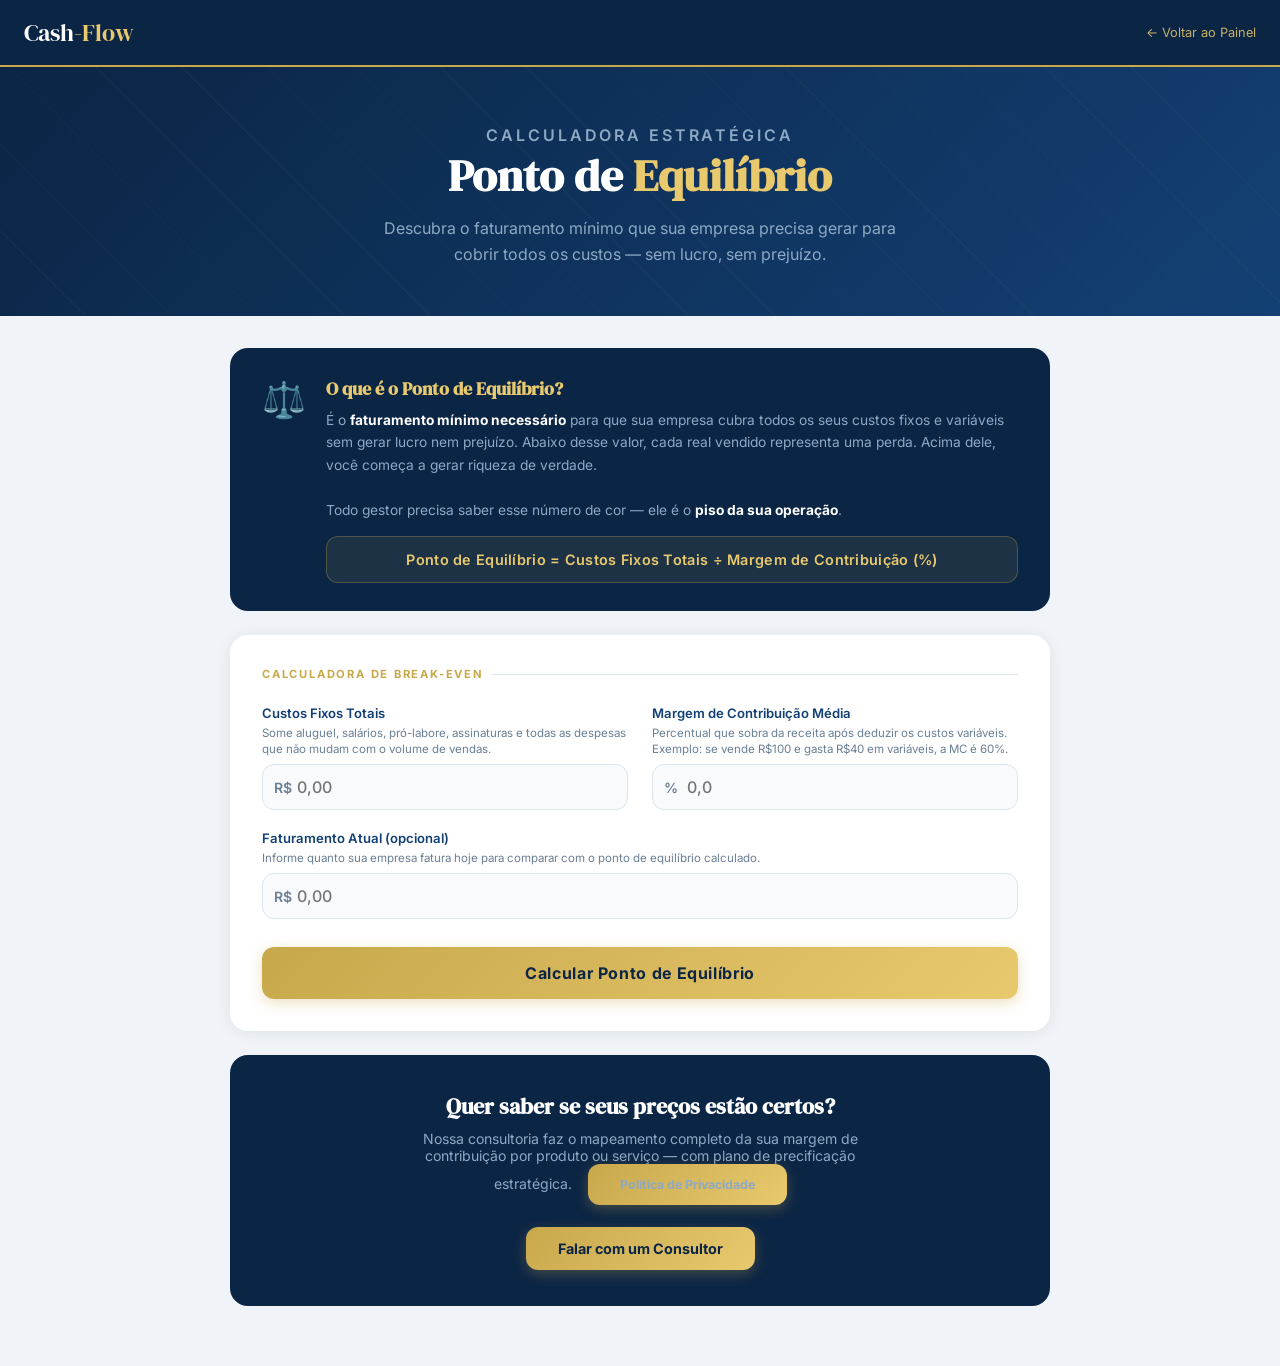
<file: ponto-equilibrio.html>
<!DOCTYPE html>
<html lang="pt-BR">
<head>
  <meta charset="UTF-8">
  <meta name="viewport" content="width=device-width, initial-scale=1.0">
  <title>Ponto de Equilíbrio | Cash-Flow</title>
  <style>
    @import url('https://fonts.googleapis.com/css2?family=Inter:wght@300;400;500;600;700&family=DM+Serif+Display&display=swap');

    :root {
      --navy:       #0b2545;
      --navy-mid:   #134074;
      --gold:       #c9a84c;
      --gold-light: #e8c96e;
      --green:      #1a7a4a;
      --green-bg:   #eafaf1;
      --red:        #c0392b;
      --red-bg:     #fdf0ee;
      --amber:      #d4820a;
      --amber-bg:   #fef9ee;
      --surface:    #ffffff;
      --bg:         #f0f4f8;
      --text:       #1c2b3a;
      --muted:      #6b7f94;
      --border:     #dce6ef;
      --radius:     12px;
      --radius-lg:  18px;
    }

    *, *::before, *::after { box-sizing: border-box; margin: 0; padding: 0; }

    body {
      font-family: 'Inter', sans-serif;
      background: var(--bg);
      color: var(--text);
      min-height: 100vh;
    }

    .site-header {
      background: var(--navy);
      padding: 16px 24px;
      display: flex;
      align-items: center;
      justify-content: space-between;
      border-bottom: 2px solid var(--gold);
    }
    .site-header .brand {
      font-family: 'DM Serif Display', serif;
      font-size: 1.5rem;
      color: #fff;
      text-decoration: none;
    }
    .site-header .brand span { color: var(--gold-light); }
    .back-link {
      font-size: 0.8rem;
      color: var(--gold-light);
      text-decoration: none;
      opacity: 0.85;
      transition: opacity 0.2s;
    }
    .back-link:hover { opacity: 1; }

    .hero {
      background: linear-gradient(135deg, var(--navy) 0%, var(--navy-mid) 100%);
      text-align: center;
      padding: 56px 24px 48px;
      position: relative;
      overflow: hidden;
    }
    .hero::before {
      content: '';
      position: absolute;
      inset: 0;
      background: repeating-linear-gradient(
        45deg, transparent, transparent 60px,
        rgba(201,168,76,0.04) 60px, rgba(201,168,76,0.04) 61px
      );
    }
    .hero-eyebrow {
      font-size: 0.72rem;
      font-weight: 600;
      letter-spacing: 0.18em;
      text-transform: uppercase;
      color: var(--gold-light);
      margin-bottom: 14px;
      position: relative;
    }
    .hero h1 {
      font-family: 'DM Serif Display', serif;
      font-size: clamp(1.8rem, 4vw, 2.8rem);
      color: #fff;
      line-height: 1.2;
      margin-bottom: 14px;
      position: relative;
    }
    .hero h1 em { font-style: normal; color: var(--gold-light); }
    .hero p {
      color: #8da9c4;
      font-size: 1rem;
      max-width: 560px;
      margin: 0 auto;
      line-height: 1.6;
      position: relative;
    }

    .container {
      max-width: 860px;
      margin: 0 auto;
      padding: 32px 20px 60px;
    }

    /* Conceito box */
    .conceito {
      background: var(--navy);
      border-radius: var(--radius-lg);
      padding: 28px 32px;
      margin-bottom: 24px;
      display: flex;
      gap: 20px;
      align-items: flex-start;
    }
    .conceito-icon {
      font-size: 2.2rem;
      flex-shrink: 0;
      margin-top: 2px;
    }
    .conceito h2 {
      font-family: 'DM Serif Display', serif;
      font-size: 1.15rem;
      color: var(--gold-light);
      margin-bottom: 8px;
    }
    .conceito p {
      font-size: 0.86rem;
      color: #8da9c4;
      line-height: 1.65;
    }
    .conceito strong { color: #fff; }

    /* Formula */
    .formula-box {
      background: rgba(201,168,76,0.1);
      border: 1px solid rgba(201,168,76,0.3);
      border-radius: var(--radius);
      padding: 14px 20px;
      margin-top: 14px;
      font-size: 0.9rem;
      color: var(--gold-light);
      font-weight: 600;
      letter-spacing: 0.02em;
      text-align: center;
    }

    .card {
      background: var(--surface);
      border-radius: var(--radius-lg);
      box-shadow: 0 2px 16px rgba(11,37,69,0.08);
      padding: 32px;
      margin-bottom: 24px;
    }
    .card-title {
      font-size: 0.7rem;
      font-weight: 700;
      letter-spacing: 0.16em;
      text-transform: uppercase;
      color: var(--gold);
      margin-bottom: 24px;
      display: flex;
      align-items: center;
      gap: 8px;
    }
    .card-title::after {
      content: '';
      flex: 1;
      height: 1px;
      background: var(--border);
    }

    .input-grid {
      display: grid;
      grid-template-columns: 1fr 1fr;
      gap: 24px;
    }
    @media (max-width: 560px) { .input-grid { grid-template-columns: 1fr; } }

    .input-group {
      display: flex;
      flex-direction: column;
      gap: 7px;
    }
    .input-group label {
      font-size: 0.82rem;
      font-weight: 600;
      color: var(--navy-mid);
    }
    .input-group .hint {
      font-size: 0.72rem;
      color: var(--muted);
      margin-top: -3px;
      line-height: 1.4;
    }
    .input-wrapper { position: relative; }
    .input-wrapper .prefix {
      position: absolute;
      left: 12px;
      top: 50%;
      transform: translateY(-50%);
      font-weight: 600;
      font-size: 0.88rem;
      color: var(--muted);
      pointer-events: none;
    }
    .input-wrapper input {
      width: 100%;
      padding: 12px 12px 12px 34px;
      border: 1.5px solid var(--border);
      border-radius: var(--radius);
      font-family: 'Inter', sans-serif;
      font-size: 1rem;
      font-weight: 500;
      color: var(--text);
      background: #f8fafc;
      transition: border-color 0.2s, box-shadow 0.2s;
      appearance: none;
    }
    .input-wrapper input:focus {
      outline: none;
      border-color: var(--gold);
      box-shadow: 0 0 0 3px rgba(201,168,76,0.15);
      background: #fff;
    }

    .btn-calcular {
      display: block;
      width: 100%;
      margin-top: 28px;
      padding: 16px;
      background: linear-gradient(135deg, var(--gold) 0%, var(--gold-light) 100%);
      color: var(--navy);
      font-family: 'Inter', sans-serif;
      font-size: 1rem;
      font-weight: 700;
      letter-spacing: 0.04em;
      border: none;
      border-radius: var(--radius);
      cursor: pointer;
      transition: transform 0.15s, box-shadow 0.15s;
      box-shadow: 0 4px 14px rgba(201,168,76,0.35);
    }
    .btn-calcular:hover { transform: translateY(-2px); box-shadow: 0 6px 20px rgba(201,168,76,0.45); }
    .btn-calcular:active { transform: translateY(0); }

    /* Resultado */
    #resultado { display: none; }
    #resultado.visible { display: block; }

    .resultado-destaque {
      border-radius: var(--radius-lg);
      padding: 36px;
      text-align: center;
      margin-bottom: 24px;
      border: 2px solid transparent;
    }
    .resultado-destaque.positivo {
      background: var(--green-bg);
      border-color: #a3e4c1;
    }
    .resultado-destaque.negativo {
      background: var(--red-bg);
      border-color: #f1a9a0;
    }
    .resultado-destaque .rd-label {
      font-size: 0.72rem;
      font-weight: 700;
      letter-spacing: 0.16em;
      text-transform: uppercase;
      color: var(--muted);
      margin-bottom: 10px;
    }
    .resultado-destaque .rd-value {
      font-family: 'DM Serif Display', serif;
      font-size: clamp(2rem, 5vw, 3rem);
      line-height: 1.1;
      margin-bottom: 10px;
    }
    .resultado-destaque.positivo .rd-value { color: var(--green); }
    .resultado-destaque.negativo .rd-value { color: var(--red); }
    .resultado-destaque .rd-sub {
      font-size: 0.9rem;
      color: var(--muted);
      max-width: 480px;
      margin: 0 auto;
      line-height: 1.55;
    }

    .kpi-row {
      display: grid;
      grid-template-columns: repeat(3, 1fr);
      gap: 16px;
      margin-bottom: 24px;
    }
    @media (max-width: 560px) { .kpi-row { grid-template-columns: 1fr; } }

    .kpi-mini {
      background: var(--surface);
      border-radius: var(--radius);
      padding: 18px 16px;
      border: 1.5px solid var(--border);
      box-shadow: 0 1px 8px rgba(11,37,69,0.05);
    }
    .kpi-mini .km-label {
      font-size: 0.68rem;
      font-weight: 700;
      letter-spacing: 0.12em;
      text-transform: uppercase;
      color: var(--muted);
      margin-bottom: 6px;
    }
    .kpi-mini .km-value {
      font-family: 'DM Serif Display', serif;
      font-size: 1.35rem;
      color: var(--navy-mid);
    }
    .kpi-mini .km-sub {
      font-size: 0.72rem;
      color: var(--muted);
      margin-top: 3px;
    }

    /* Barra de segurança */
    .seguranca-section {
      background: var(--surface);
      border-radius: var(--radius-lg);
      padding: 24px 28px;
      margin-bottom: 24px;
      box-shadow: 0 2px 16px rgba(11,37,69,0.06);
    }
    .seg-title {
      font-size: 0.72rem;
      font-weight: 700;
      letter-spacing: 0.14em;
      text-transform: uppercase;
      color: var(--gold);
      margin-bottom: 16px;
    }
    .seg-row {
      display: flex;
      justify-content: space-between;
      font-size: 0.8rem;
      color: var(--muted);
      margin-bottom: 6px;
    }
    .seg-row span:last-child { font-weight: 700; color: var(--text); }
    .gauge-track {
      height: 12px;
      background: var(--border);
      border-radius: 99px;
      overflow: hidden;
      margin-bottom: 4px;
    }
    .gauge-fill {
      height: 100%;
      border-radius: 99px;
      transition: width 0.8s cubic-bezier(0.4,0,0.2,1);
    }
    .gauge-fill.green { background: linear-gradient(90deg, #27ae60, #2ecc71); }
    .gauge-fill.amber { background: linear-gradient(90deg, #e67e22, #f39c12); }
    .gauge-fill.red   { background: linear-gradient(90deg, #c0392b, #e74c3c); }

    /* Interpretação */
    .interp-card {
      display: flex;
      gap: 14px;
      align-items: flex-start;
      padding: 18px 20px;
      border-radius: var(--radius);
      border-left: 4px solid transparent;
      margin-bottom: 12px;
    }
    .interp-card.green { background: var(--green-bg); border-color: var(--green); }
    .interp-card.amber { background: var(--amber-bg); border-color: var(--amber); }
    .interp-card.red   { background: var(--red-bg);   border-color: var(--red); }
    .interp-card .ic-icon { font-size: 1.3rem; flex-shrink: 0; margin-top: 1px; }
    .interp-card .ic-title { font-size: 0.84rem; font-weight: 700; margin-bottom: 4px; }
    .interp-card.green .ic-title { color: var(--green); }
    .interp-card.amber .ic-title { color: var(--amber); }
    .interp-card.red   .ic-title { color: var(--red); }
    .interp-card .ic-text { font-size: 0.81rem; color: var(--text); line-height: 1.55; }

    .cta-footer {
      background: var(--navy);
      border-radius: var(--radius-lg);
      padding: 36px 32px;
      text-align: center;
      margin-top: 24px;
    }
    .cta-footer h3 {
      font-family: 'DM Serif Display', serif;
      font-size: 1.4rem;
      color: #fff;
      margin-bottom: 8px;
    }
    .cta-footer p {
      color: #8da9c4;
      font-size: 0.88rem;
      margin-bottom: 22px;
      max-width: 460px;
      margin-left: auto;
      margin-right: auto;
    }
    .cta-footer a {
      display: inline-block;
      padding: 13px 32px;
      background: linear-gradient(135deg, var(--gold), var(--gold-light));
      color: var(--navy);
      font-weight: 700;
      font-size: 0.9rem;
      border-radius: var(--radius);
      text-decoration: none;
      transition: transform 0.15s, box-shadow 0.15s;
      box-shadow: 0 4px 14px rgba(201,168,76,0.3);
    }
    .cta-footer a:hover { transform: translateY(-2px); }

    @media (max-width: 600px) {
      .card { padding: 22px 18px; }
      .conceito { flex-direction: column; gap: 12px; }
      .resultado-destaque { padding: 24px 18px; }
      .seguranca-section { padding: 20px 18px; }
    }
  </style>
</head>
<body>

  <header class="site-header">
    <a href="index.html" class="brand">Cash<span>-Flow</span></a>
    <a href="index.html" class="back-link">← Voltar ao Painel</a>
  </header>

  <section class="hero">
    <p class="hero-eyebrow">Calculadora Estratégica</p>
    <h1>Ponto de <em>Equilíbrio</em></h1>
    <p>Descubra o faturamento mínimo que sua empresa precisa gerar para cobrir todos os custos — sem lucro, sem prejuízo.</p>
  </section>

  <div class="container">

    <!-- O que é -->
    <div class="conceito">
      <div class="conceito-icon">⚖️</div>
      <div>
        <h2>O que é o Ponto de Equilíbrio?</h2>
        <p>
          É o <strong>faturamento mínimo necessário</strong> para que sua empresa cubra todos os seus custos fixos e variáveis sem gerar lucro nem prejuízo. 
          Abaixo desse valor, cada real vendido representa uma perda. Acima dele, você começa a gerar riqueza de verdade.
          <br><br>
          Todo gestor precisa saber esse número de cor — ele é o <strong>piso da sua operação</strong>.
        </p>
        <div class="formula-box">
          Ponto de Equilíbrio = Custos Fixos Totais ÷ Margem de Contribuição (%)
        </div>
      </div>
    </div>

    <!-- Calculadora -->
    <div class="card">
      <div class="card-title">Calculadora de Break-Even</div>
      <div class="input-grid">

        <div class="input-group">
          <label for="custos-fixos">Custos Fixos Totais</label>
          <p class="hint">Some aluguel, salários, pró-labore, assinaturas e todas as despesas que não mudam com o volume de vendas.</p>
          <div class="input-wrapper">
            <span class="prefix">R$</span>
            <input type="number" id="custos-fixos" placeholder="0,00" min="0" step="100">
          </div>
        </div>

        <div class="input-group">
          <label for="margem-contrib">Margem de Contribuição Média</label>
          <p class="hint">Percentual que sobra da receita após deduzir os custos variáveis. Exemplo: se vende R$100 e gasta R$40 em variáveis, a MC é 60%.</p>
          <div class="input-wrapper">
            <span class="prefix">%</span>
            <input type="number" id="margem-contrib" placeholder="0,0" min="0.1" max="100" step="0.5">
          </div>
        </div>

      </div>

      <!-- Campo opcional: faturamento atual -->
      <div style="margin-top: 20px;">
        <div class="input-group">
          <label for="fat-atual">Faturamento Atual (opcional)</label>
          <p class="hint">Informe quanto sua empresa fatura hoje para comparar com o ponto de equilíbrio calculado.</p>
          <div class="input-wrapper">
            <span class="prefix">R$</span>
            <input type="number" id="fat-atual" placeholder="0,00" min="0" step="100">
          </div>
        </div>
      </div>

      <button class="btn-calcular" onclick="calcular()">Calcular Ponto de Equilíbrio</button>
    </div>

    <!-- Resultado -->
    <div id="resultado">

      <div class="resultado-destaque" id="res-destaque">
        <div class="rd-label">Faturamento Mínimo Necessário</div>
        <div class="rd-value" id="res-valor">—</div>
        <div class="rd-sub" id="res-sub">—</div>
      </div>

      <div class="kpi-row">
        <div class="kpi-mini">
          <div class="km-label">Custos Fixos</div>
          <div class="km-value" id="kpi-cf">—</div>
          <div class="km-sub">Base do cálculo</div>
        </div>
        <div class="kpi-mini">
          <div class="km-label">Margem de Contribuição</div>
          <div class="km-value" id="kpi-mc">—</div>
          <div class="km-sub">% que cobre os fixos</div>
        </div>
        <div class="kpi-mini">
          <div class="km-label">Cada R$1.000 vendido gera</div>
          <div class="km-value" id="kpi-contrib-real">—</div>
          <div class="km-sub">de contribuição líquida</div>
        </div>
      </div>

      <!-- Barra de segurança (só aparece se tiver faturamento atual) -->
      <div class="seguranca-section" id="seg-section" style="display:none">
        <div class="seg-title">Margem de Segurança Operacional</div>
        <div class="seg-row">
          <span>Distância do ponto de equilíbrio</span>
          <span id="seg-valor">—</span>
        </div>
        <div class="gauge-track">
          <div class="gauge-fill" id="seg-gauge" style="width:0%"></div>
        </div>
        <div style="display:flex;justify-content:space-between;margin-top:4px;">
          <span style="font-size:0.68rem;color:var(--muted)">No limite</span>
          <span style="font-size:0.68rem;color:var(--muted)">Seguro (20%)</span>
          <span style="font-size:0.68rem;color:var(--muted)">Confortável (40%)</span>
          <span style="font-size:0.68rem;color:var(--muted)">Sólido</span>
        </div>
      </div>

      <!-- Interpretação -->
      <div class="card">
        <div class="card-title">Interpretação e Orientações</div>
        <div id="interpretacoes"></div>
      </div>

    </div>

    <div class="cta-footer">
      <h3>Quer saber se seus preços estão certos?</h3>
      <p>Nossa consultoria faz o mapeamento completo da sua margem de contribuição por produto ou serviço — com plano de precificação estratégica.<a href="privacidade.html" style="color:#8da9c4;font-size:0.78rem;text-decoration:none;margin-left:16px;">Política de Privacidade</a></p>
      <a href="index.html#diagnostico">Falar com um Consultor</a>
    </div>

  </div>

  <script>
    function fmt(val) {
      return val.toLocaleString('pt-BR', { style: 'currency', currency: 'BRL' });
    }

    function calcular() {
      const cf  = parseFloat(document.getElementById('custos-fixos').value)    || 0;
      const mc  = parseFloat(document.getElementById('margem-contrib').value)  || 0;
      const fat = parseFloat(document.getElementById('fat-atual').value)       || 0;

      if (cf <= 0) { alert('Informe os custos fixos totais.'); return; }
      if (mc <= 0 || mc >= 100) { alert('Informe a margem de contribuição entre 0,1% e 99,9%.'); return; }

      const pe = cf / (mc / 100);
      const contribPor1000 = 1000 * (mc / 100);

      // Destaque
      const destaque = document.getElementById('res-destaque');
      document.getElementById('res-valor').textContent = fmt(pe);

      if (fat > 0) {
        const diff = fat - pe;
        if (diff >= 0) {
          destaque.className = 'resultado-destaque positivo';
          document.getElementById('res-sub').textContent =
            `Seu faturamento atual de ${fmt(fat)} está ${fmt(diff)} acima do ponto de equilíbrio. Você está operando com lucro.`;
        } else {
          destaque.className = 'resultado-destaque negativo';
          document.getElementById('res-sub').textContent =
            `Seu faturamento atual de ${fmt(fat)} está ${fmt(Math.abs(diff))} abaixo do necessário. Você está operando com prejuízo.`;
        }
      } else {
        destaque.className = 'resultado-destaque positivo';
        document.getElementById('res-sub').textContent =
          `Para cobrir ${fmt(cf)} em custos fixos com margem de ${mc}%, sua empresa precisa faturar pelo menos esse valor por mês.`;
      }

      // KPIs
      document.getElementById('kpi-cf').textContent = fmt(cf);
      document.getElementById('kpi-mc').textContent = mc.toFixed(1) + '%';
      document.getElementById('kpi-contrib-real').textContent = fmt(contribPor1000);

      // Margem de segurança
      const segSection = document.getElementById('seg-section');
      if (fat > 0) {
        segSection.style.display = 'block';
        const margSeg = ((fat - pe) / fat) * 100;
        document.getElementById('seg-valor').textContent = margSeg.toFixed(1) + '%';
        const gaugeEl = document.getElementById('seg-gauge');
        const clampedPct = Math.min(Math.max(margSeg, 0), 60);
        const gaugeClass = margSeg < 0 ? 'red' : margSeg < 20 ? 'amber' : 'green';
        gaugeEl.className = `gauge-fill ${gaugeClass}`;
        setTimeout(() => { gaugeEl.style.width = (clampedPct / 60 * 100) + '%'; }, 100);
      } else {
        segSection.style.display = 'none';
      }

      // Interpretações
      const interp = document.getElementById('interpretacoes');
      interp.innerHTML = '';
      const cards = [];

      if (fat > 0 && fat < pe) {
        cards.push({ color: 'red', icon: '🚨', title: 'Operação com Prejuízo',
          text: `Você precisa aumentar o faturamento em ${fmt(pe - fat)} ou reduzir os custos fixos para atingir o equilíbrio. Cada mês abaixo do break-even consome reservas de caixa.` });
      }

      if (mc < 30) {
        cards.push({ color: 'amber', icon: '⚙️', title: 'Margem de Contribuição Baixa',
          text: `Com apenas ${mc.toFixed(1)}% de MC, você precisa de um volume muito alto de vendas para cobrir seus custos fixos. Revise sua precificação ou reduza custos variáveis — cada ponto percentual de MC a mais reduz o ponto de equilíbrio significativamente.` });
      }

      if (fat > 0 && fat >= pe && ((fat - pe) / fat) * 100 < 20) {
        cards.push({ color: 'amber', icon: '⚠️', title: 'Margem de Segurança Estreita',
          text: `Você está acima do break-even, mas com menos de 20% de margem de segurança. Uma queda de faturamento de ${(((fat - pe) / fat) * 100).toFixed(1)}% já colocaria a empresa no prejuízo. Trabalhe para aumentar essa distância.` });
      }

      if (fat > 0 && ((fat - pe) / fat) * 100 >= 20) {
        cards.push({ color: 'green', icon: '✅', title: 'Posição Confortável',
          text: `Sua empresa tem margem de segurança saudável. Foque agora em manter a eficiência dos custos fixos e aumentar a margem de contribuição para escalar com mais rentabilidade.` });
      }

      cards.push({ color: 'green', icon: '💡', title: 'Como reduzir o Ponto de Equilíbrio',
        text: `Existem dois caminhos: (1) reduzir custos fixos — cada R$1.000 cortado dos fixos reduz o break-even em ${fmt(1000 / (mc / 100))}; ou (2) aumentar a MC — cada 1% a mais na margem reduz o faturamento mínimo exigido.` });

      cards.forEach(c => {
        interp.innerHTML += `
          <div class="interp-card ${c.color}">
            <div class="ic-icon">${c.icon}</div>
            <div>
              <div class="ic-title">${c.title}</div>
              <div class="ic-text">${c.text}</div>
            </div>
          </div>`;
      });

      const res = document.getElementById('resultado');
      res.classList.add('visible');
      setTimeout(() => { res.scrollIntoView({ behavior: 'smooth', block: 'start' }); }, 100);
    }
  </script>

</body>
</html>
</file>
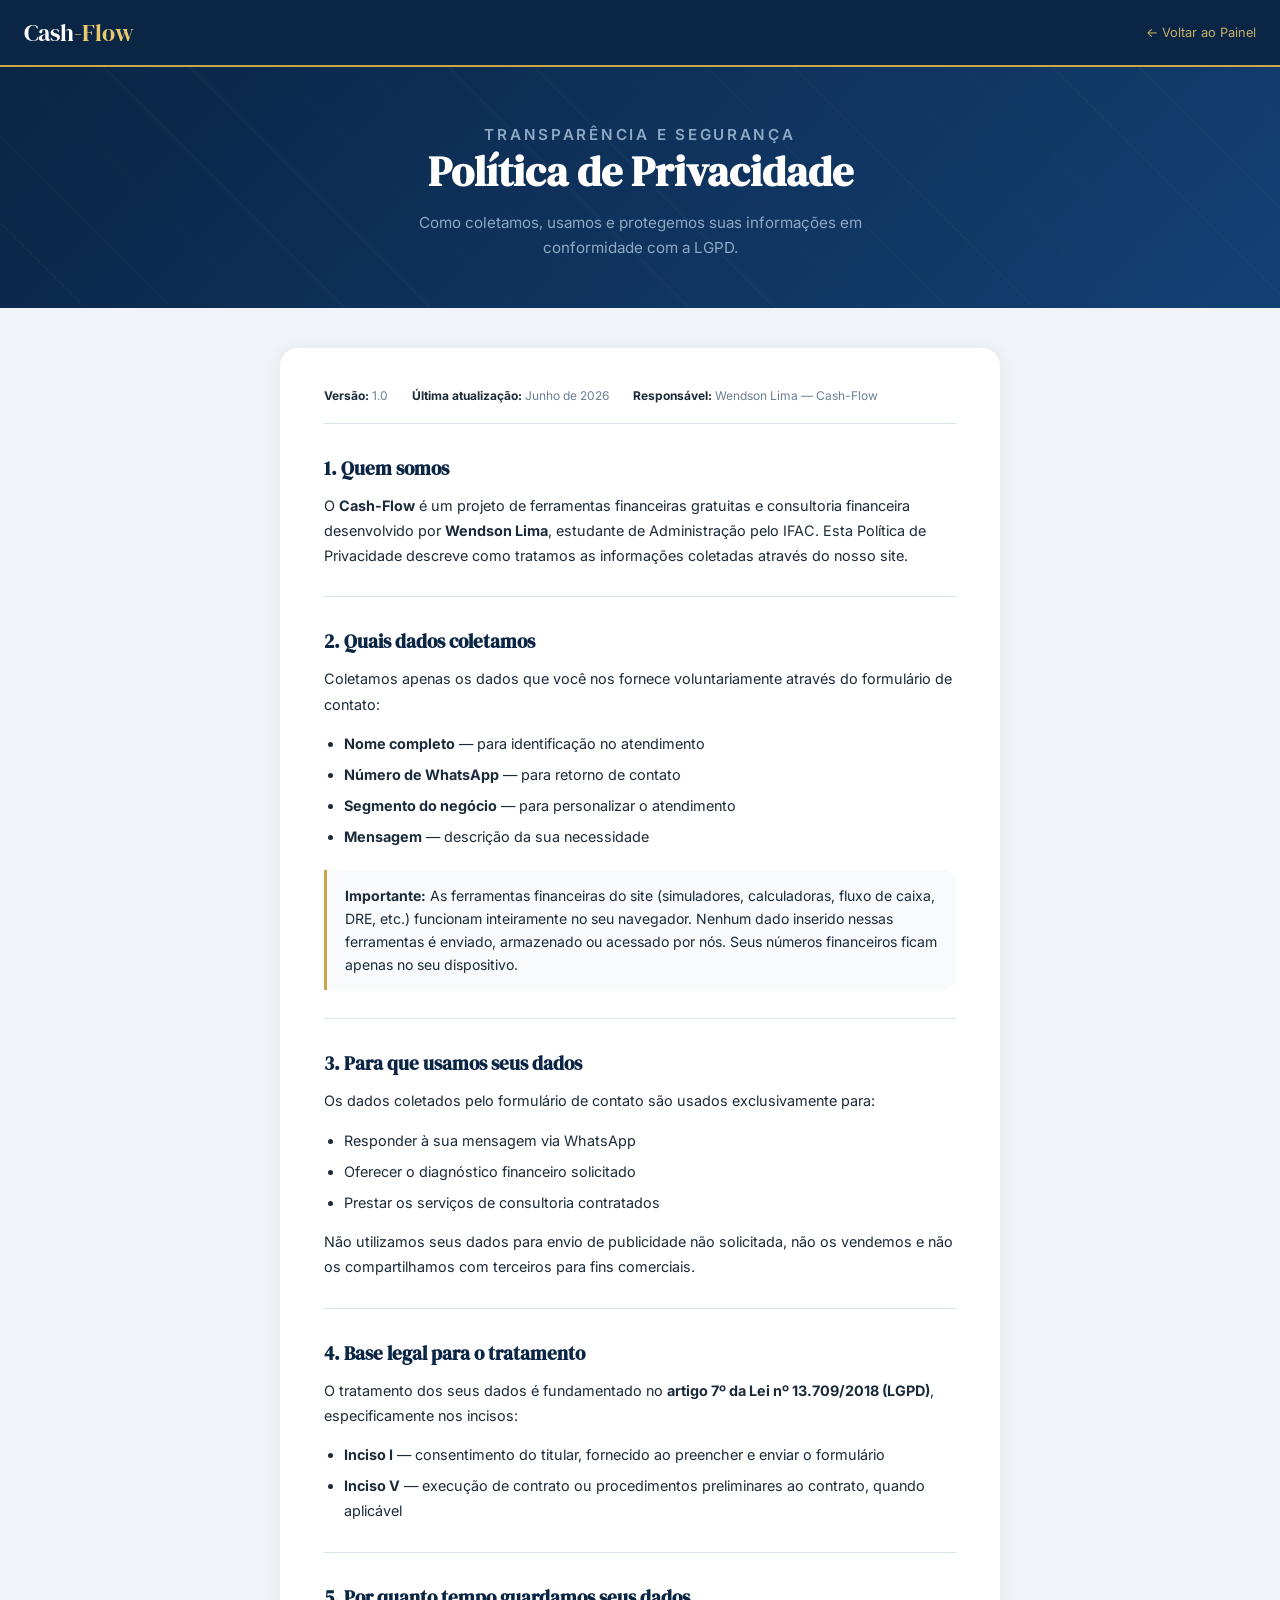
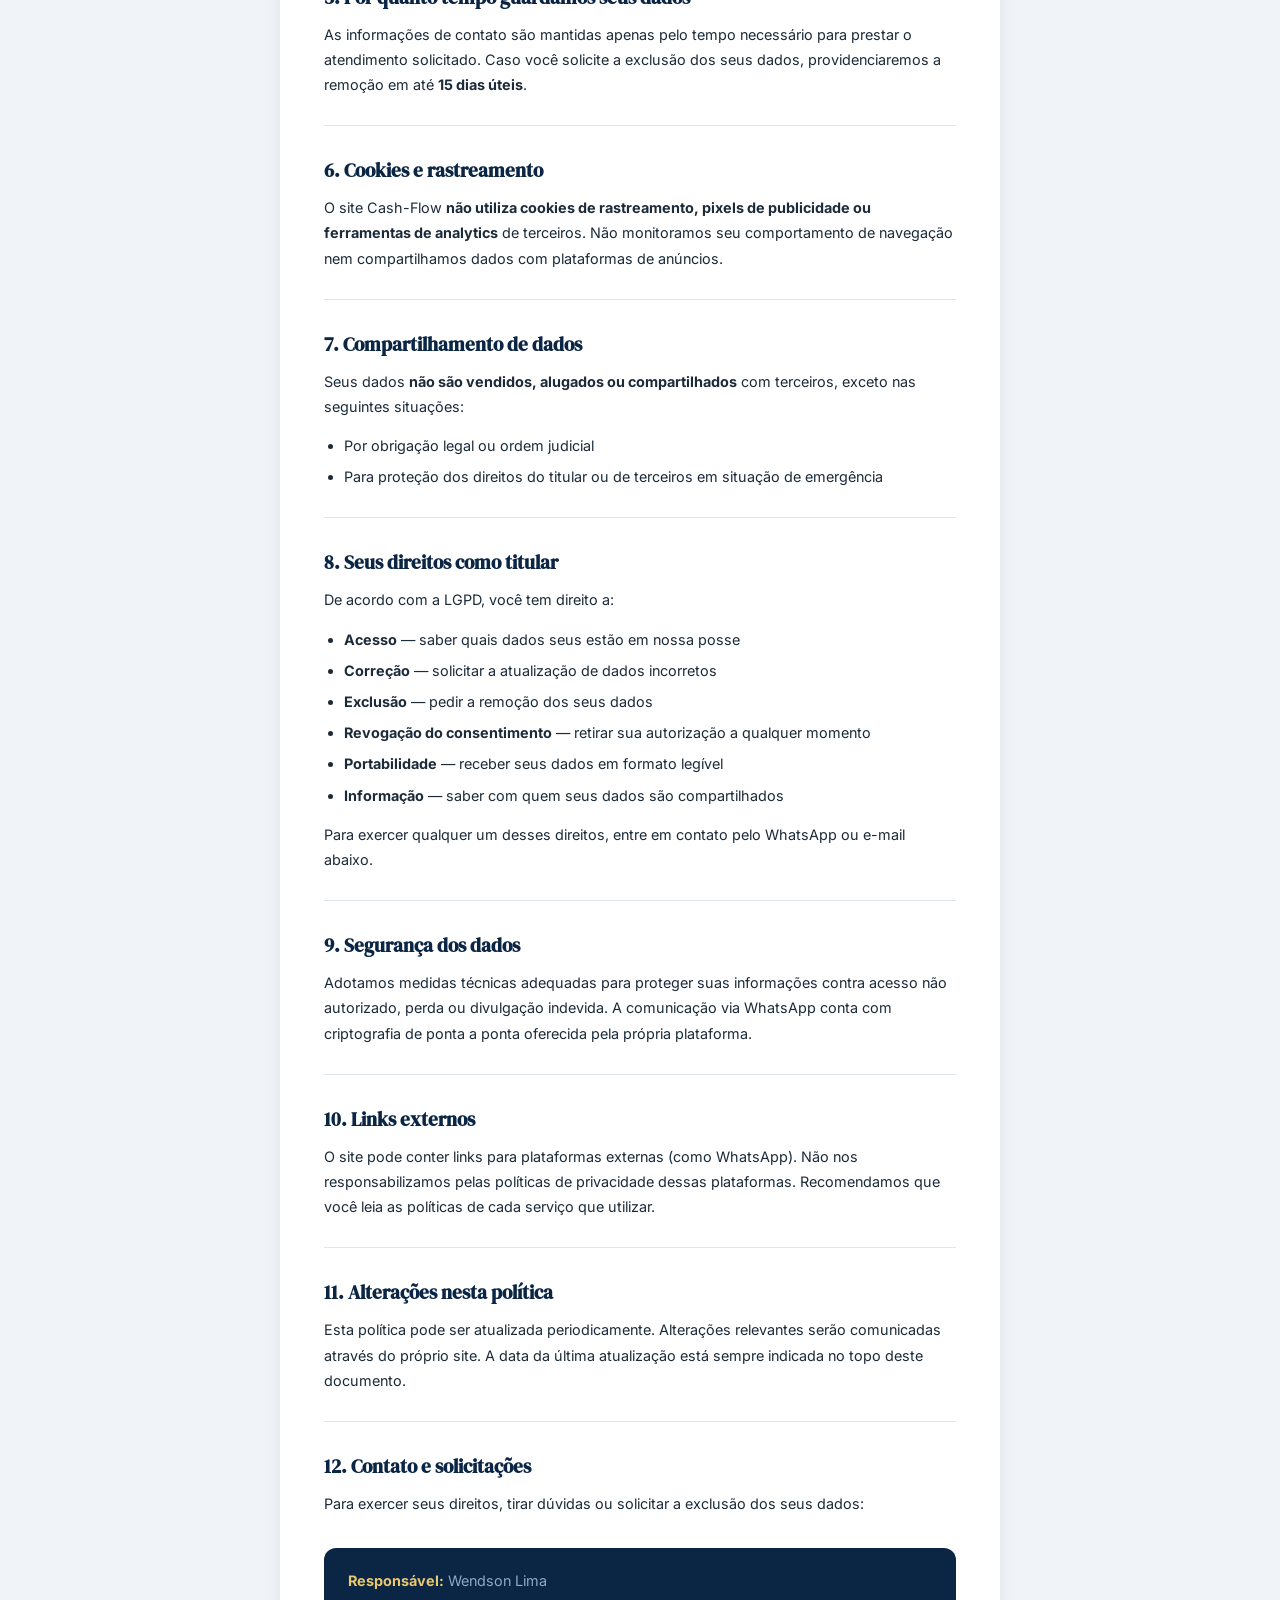
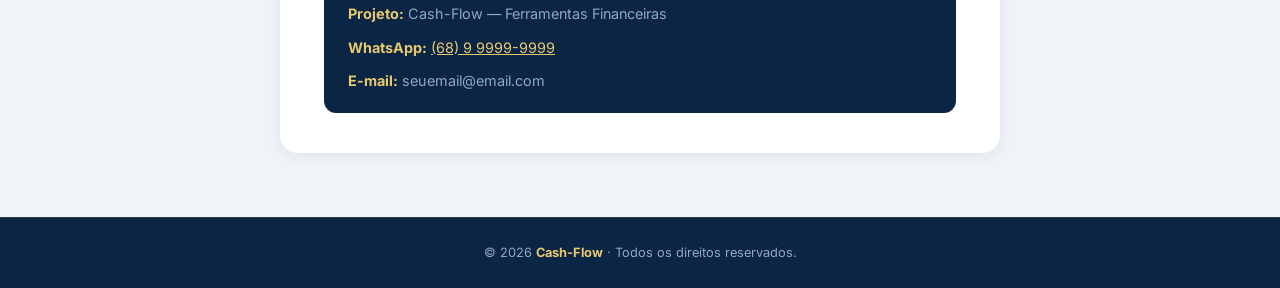
<file: privacidade.html>
<!DOCTYPE html>
<html lang="pt-BR">
<head>
  <meta charset="UTF-8">
  <meta name="viewport" content="width=device-width, initial-scale=1.0">
  <title>Política de Privacidade | Cash-Flow</title>
  <style>
    @import url('https://fonts.googleapis.com/css2?family=Inter:wght@300;400;500;600;700&family=DM+Serif+Display&display=swap');

    :root {
      --navy:       #0b2545;
      --navy-mid:   #134074;
      --gold:       #c9a84c;
      --gold-light: #e8c96e;
      --surface:    #ffffff;
      --bg:         #f0f4f8;
      --text:       #1c2b3a;
      --muted:      #6b7f94;
      --border:     #dce6ef;
      --radius:     12px;
      --radius-lg:  18px;
    }

    *, *::before, *::after { box-sizing: border-box; margin: 0; padding: 0; }
    body { font-family: 'Inter', sans-serif; background: var(--bg); color: var(--text); min-height: 100vh; }

    .site-header {
      background: var(--navy); padding: 16px 24px;
      display: flex; align-items: center; justify-content: space-between;
      border-bottom: 2px solid var(--gold);
    }
    .brand { font-family: 'DM Serif Display', serif; font-size: 1.5rem; color: #fff; text-decoration: none; }
    .brand span { color: var(--gold-light); }
    .back-link { font-size: 0.8rem; color: var(--gold-light); text-decoration: none; opacity: 0.85; transition: opacity 0.2s; }
    .back-link:hover { opacity: 1; }

    .hero {
      background: linear-gradient(135deg, var(--navy) 0%, var(--navy-mid) 100%);
      text-align: center; padding: 56px 24px 48px; position: relative; overflow: hidden;
    }
    .hero::before {
      content: ''; position: absolute; inset: 0;
      background: repeating-linear-gradient(45deg, transparent, transparent 60px, rgba(201,168,76,0.04) 60px, rgba(201,168,76,0.04) 61px);
    }
    .hero-eyebrow { font-size: 0.72rem; font-weight: 600; letter-spacing: 0.18em; text-transform: uppercase; color: var(--gold-light); margin-bottom: 14px; position: relative; }
    .hero h1 { font-family: 'DM Serif Display', serif; font-size: clamp(1.8rem, 4vw, 2.6rem); color: #fff; line-height: 1.2; margin-bottom: 14px; position: relative; }
    .hero p { color: #8da9c4; font-size: 0.95rem; max-width: 480px; margin: 0 auto; line-height: 1.6; position: relative; }

    .container { max-width: 760px; margin: 0 auto; padding: 40px 20px 64px; }

    .doc-card {
      background: var(--surface); border-radius: var(--radius-lg);
      box-shadow: 0 2px 16px rgba(11,37,69,0.08); padding: 40px 44px;
    }
    @media (max-width: 600px) { .doc-card { padding: 24px 20px; } }

    .doc-meta {
      font-size: 0.75rem; color: var(--muted); margin-bottom: 32px;
      padding-bottom: 20px; border-bottom: 1.5px solid var(--border);
      display: flex; gap: 24px; flex-wrap: wrap;
    }
    .doc-meta span strong { color: var(--text); }

    h2 {
      font-family: 'DM Serif Display', serif; font-size: 1.2rem;
      color: var(--navy); margin: 32px 0 12px; line-height: 1.3;
    }
    h2:first-of-type { margin-top: 0; }

    p { font-size: 0.9rem; color: var(--text); line-height: 1.75; margin-bottom: 14px; }
    p:last-child { margin-bottom: 0; }

    ul { padding-left: 20px; margin-bottom: 14px; }
    ul li { font-size: 0.9rem; color: var(--text); line-height: 1.75; margin-bottom: 6px; }

    .highlight {
      background: #f8fafc; border-left: 3px solid var(--gold);
      border-radius: 0 var(--radius) var(--radius) 0;
      padding: 14px 18px; margin: 20px 0;
      font-size: 0.88rem; color: var(--text); line-height: 1.65;
    }

    .secao-divider { height: 1px; background: var(--border); margin: 28px 0; }

    .contato-box {
      background: var(--navy); border-radius: var(--radius);
      padding: 20px 24px; margin-top: 32px;
    }
    .contato-box p { color: #8da9c4; margin-bottom: 8px; }
    .contato-box p:last-child { margin-bottom: 0; }
    .contato-box strong { color: var(--gold-light); }
    .contato-box a { color: var(--gold-light); }

    .site-footer {
      background: var(--navy); border-top: 1px solid rgba(201,168,76,0.2);
      padding: 24px; text-align: center; margin-top: 0;
    }
    .site-footer p { color: #8da9c4; font-size: 0.8rem; }
    .site-footer strong { color: var(--gold-light); }
  </style>
</head>
<body>

<header class="site-header">
  <a href="index.html" class="brand">Cash<span>-Flow</span></a>
  <a href="index.html" class="back-link">← Voltar ao Painel</a>
</header>

<section class="hero">
  <p class="hero-eyebrow">Transparência e Segurança</p>
  <h1>Política de Privacidade</h1>
  <p>Como coletamos, usamos e protegemos suas informações em conformidade com a LGPD.</p>
</section>

<div class="container">
  <div class="doc-card">

    <div class="doc-meta">
      <span><strong>Versão:</strong> 1.0</span>
      <span><strong>Última atualização:</strong> Junho de 2026</span>
      <span><strong>Responsável:</strong> Wendson Lima — Cash-Flow</span>
    </div>

    <h2>1. Quem somos</h2>
    <p>
      O <strong>Cash-Flow</strong> é um projeto de ferramentas financeiras gratuitas e consultoria financeira
      desenvolvido por <strong>Wendson Lima</strong>, estudante de Administração pelo IFAC.
      Esta Política de Privacidade descreve como tratamos as informações coletadas através do nosso site.
    </p>

    <div class="secao-divider"></div>

    <h2>2. Quais dados coletamos</h2>
    <p>Coletamos apenas os dados que você nos fornece voluntariamente através do formulário de contato:</p>
    <ul>
      <li><strong>Nome completo</strong> — para identificação no atendimento</li>
      <li><strong>Número de WhatsApp</strong> — para retorno de contato</li>
      <li><strong>Segmento do negócio</strong> — para personalizar o atendimento</li>
      <li><strong>Mensagem</strong> — descrição da sua necessidade</li>
    </ul>

    <div class="highlight">
      <strong>Importante:</strong> As ferramentas financeiras do site (simuladores, calculadoras, fluxo de caixa, DRE, etc.)
      funcionam inteiramente no seu navegador. Nenhum dado inserido nessas ferramentas é enviado, armazenado
      ou acessado por nós. Seus números financeiros ficam apenas no seu dispositivo.
    </div>

    <div class="secao-divider"></div>

    <h2>3. Para que usamos seus dados</h2>
    <p>Os dados coletados pelo formulário de contato são usados exclusivamente para:</p>
    <ul>
      <li>Responder à sua mensagem via WhatsApp</li>
      <li>Oferecer o diagnóstico financeiro solicitado</li>
      <li>Prestar os serviços de consultoria contratados</li>
    </ul>
    <p>
      Não utilizamos seus dados para envio de publicidade não solicitada, não os vendemos
      e não os compartilhamos com terceiros para fins comerciais.
    </p>

    <div class="secao-divider"></div>

    <h2>4. Base legal para o tratamento</h2>
    <p>
      O tratamento dos seus dados é fundamentado no <strong>artigo 7º da Lei nº 13.709/2018 (LGPD)</strong>,
      especificamente nos incisos:
    </p>
    <ul>
      <li><strong>Inciso I</strong> — consentimento do titular, fornecido ao preencher e enviar o formulário</li>
      <li><strong>Inciso V</strong> — execução de contrato ou procedimentos preliminares ao contrato, quando aplicável</li>
    </ul>

    <div class="secao-divider"></div>

    <h2>5. Por quanto tempo guardamos seus dados</h2>
    <p>
      As informações de contato são mantidas apenas pelo tempo necessário para prestar o atendimento solicitado.
      Caso você solicite a exclusão dos seus dados, providenciaremos a remoção em até <strong>15 dias úteis</strong>.
    </p>

    <div class="secao-divider"></div>

    <h2>6. Cookies e rastreamento</h2>
    <p>
      O site Cash-Flow <strong>não utiliza cookies de rastreamento, pixels de publicidade
      ou ferramentas de analytics</strong> de terceiros. Não monitoramos seu comportamento de navegação
      nem compartilhamos dados com plataformas de anúncios.
    </p>

    <div class="secao-divider"></div>

    <h2>7. Compartilhamento de dados</h2>
    <p>
      Seus dados <strong>não são vendidos, alugados ou compartilhados</strong> com terceiros,
      exceto nas seguintes situações:
    </p>
    <ul>
      <li>Por obrigação legal ou ordem judicial</li>
      <li>Para proteção dos direitos do titular ou de terceiros em situação de emergência</li>
    </ul>

    <div class="secao-divider"></div>

    <h2>8. Seus direitos como titular</h2>
    <p>De acordo com a LGPD, você tem direito a:</p>
    <ul>
      <li><strong>Acesso</strong> — saber quais dados seus estão em nossa posse</li>
      <li><strong>Correção</strong> — solicitar a atualização de dados incorretos</li>
      <li><strong>Exclusão</strong> — pedir a remoção dos seus dados</li>
      <li><strong>Revogação do consentimento</strong> — retirar sua autorização a qualquer momento</li>
      <li><strong>Portabilidade</strong> — receber seus dados em formato legível</li>
      <li><strong>Informação</strong> — saber com quem seus dados são compartilhados</li>
    </ul>
    <p>Para exercer qualquer um desses direitos, entre em contato pelo WhatsApp ou e-mail abaixo.</p>

    <div class="secao-divider"></div>

    <h2>9. Segurança dos dados</h2>
    <p>
      Adotamos medidas técnicas adequadas para proteger suas informações contra acesso não autorizado,
      perda ou divulgação indevida. A comunicação via WhatsApp conta com criptografia de ponta a ponta
      oferecida pela própria plataforma.
    </p>

    <div class="secao-divider"></div>

    <h2>10. Links externos</h2>
    <p>
      O site pode conter links para plataformas externas (como WhatsApp). Não nos responsabilizamos
      pelas políticas de privacidade dessas plataformas. Recomendamos que você leia as políticas
      de cada serviço que utilizar.
    </p>

    <div class="secao-divider"></div>

    <h2>11. Alterações nesta política</h2>
    <p>
      Esta política pode ser atualizada periodicamente. Alterações relevantes serão comunicadas
      através do próprio site. A data da última atualização está sempre indicada no topo deste documento.
    </p>

    <div class="secao-divider"></div>

    <h2>12. Contato e solicitações</h2>
    <p>Para exercer seus direitos, tirar dúvidas ou solicitar a exclusão dos seus dados:</p>

    <div class="contato-box">
      <p><strong>Responsável:</strong> Wendson Lima</p>
      <p><strong>Projeto:</strong> Cash-Flow — Ferramentas Financeiras</p>
      <!-- PREENCHA: substitua pelo seu número e e-mail -->
      <p><strong>WhatsApp:</strong> <a href="https://wa.me/5568999999999" target="_blank">(68) 9 9999-9999</a></p>
      <p><strong>E-mail:</strong> seuemail@email.com</p>
    </div>

  </div>
</div>

<footer class="site-footer">
  <p>&copy; 2026 <strong>Cash-Flow</strong> · Todos os direitos reservados.</p>
</footer>

</body>
</html>
</file>
